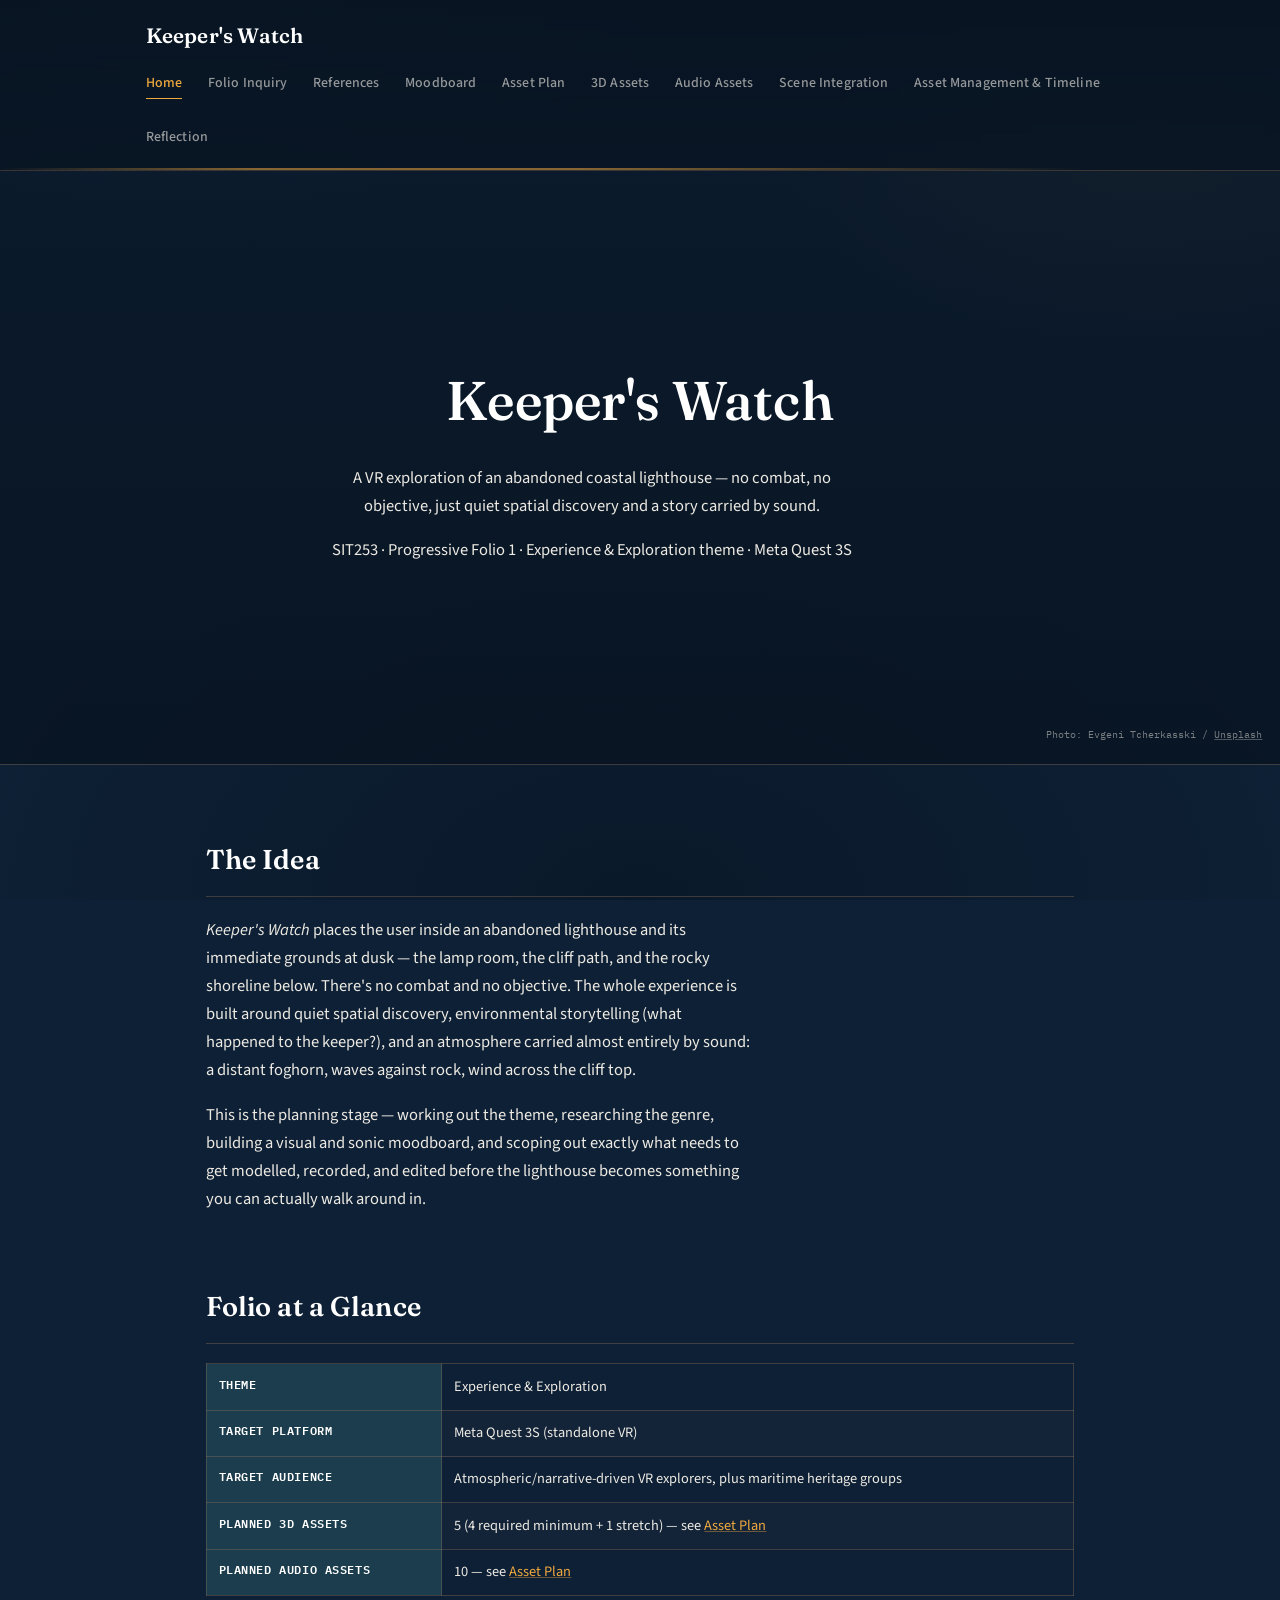
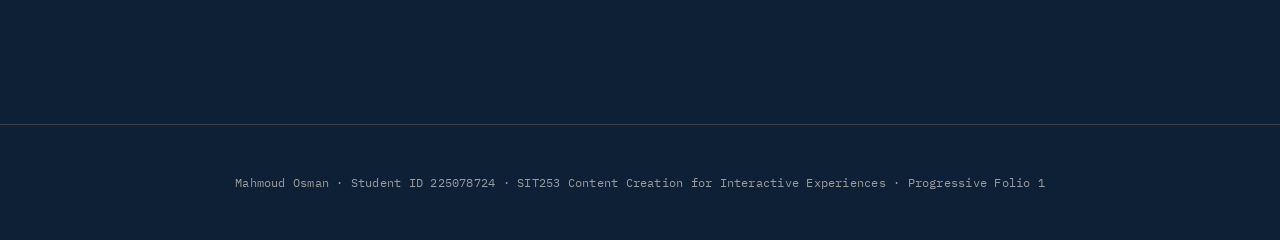
<file: index.html>
<!DOCTYPE html>
<html lang="en">
<head>
<meta charset="UTF-8">
<meta name="viewport" content="width=device-width, initial-scale=1.0">
<title>Keeper's Watch — SIT253 Digital Portfolio</title>
<link rel="preconnect" href="https://fonts.googleapis.com">
<link href="https://fonts.googleapis.com/css2?family=Fraunces:opsz,wght@9..144,460;9..144,560;9..144,650&family=Source+Sans+3:wght@400;500;600&family=IBM+Plex+Mono:wght@400;500;600&display=swap" rel="stylesheet">
<link rel="stylesheet" href="style.css?v=20260915">
</head>
<body>
<header class="site-header">
  <nav class="site-nav">
    <a class="brand" href="index.html">Keeper's Watch</a>
    <ul>
      <li><a class="current" href="index.html">Home</a></li>
      <li><a href="inquiry.html">Folio Inquiry</a></li>
      <li><a href="references.html">References</a></li>
      <li><a href="moodboard.html">Moodboard</a></li>
      <li><a href="asset-plan.html">Asset Plan</a></li>
      <li><a href="assets.html">3D Assets</a></li>
      <li><a href="audio.html">Audio Assets</a></li>
      <li><a href="scene-integration.html">Scene Integration</a></li>
      <li><a href="timeline.html">Asset Management &amp; Timeline</a></li>
      <li><a href="reflection.html">Reflection</a></li>
    </ul>
  </nav>
  <div class="beam-rule"></div>
</header>

<section class="photo-hero home" style="background-image:url('https://images.unsplash.com/photo-1745739561702-c1877b069b7e?w=2200&q=80&fm=jpg&fit=crop');">
  <div class="sweep" aria-hidden="true"></div>
  <div class="inner">
    <h1>Keeper's Watch</h1>
    <p class="tagline">A VR exploration of an abandoned coastal lighthouse — no combat, no objective, just quiet spatial discovery and a story carried by sound.</p>
    <p class="meta">SIT253 · Progressive Folio 1 · Experience &amp; Exploration theme · Meta Quest 3S</p>
  </div>
  <p class="photo-credit">Photo: Evgeni Tcherkasski / <a href="https://unsplash.com/photos/lighthouse-stands-on-the-rocky-coast-in-the-fog-PVfNElcdTYY" target="_blank" rel="noopener">Unsplash</a></p>
</section>

<main class="wrap">
  <h2>The Idea</h2>
  <p><em>Keeper's Watch</em> places the user inside an abandoned lighthouse and its immediate grounds at dusk — the lamp room, the cliff path, and the rocky shoreline below. There's no combat and no objective. The whole experience is built around quiet spatial discovery, environmental storytelling (what happened to the keeper?), and an atmosphere carried almost entirely by sound: a distant foghorn, waves against rock, wind across the cliff top.</p>

  <p>This is the planning stage — working out the theme, researching the genre, building a visual and sonic moodboard, and scoping out exactly what needs to get modelled, recorded, and edited before the lighthouse becomes something you can actually walk around in.</p>


  <h2>Folio at a Glance</h2>
  <table>
    <tr><th>Theme</th><td>Experience &amp; Exploration</td></tr>
    <tr><th>Target platform</th><td>Meta Quest 3S (standalone VR)</td></tr>
    <tr><th>Target audience</th><td>Atmospheric/narrative-driven VR explorers, plus maritime heritage groups</td></tr>
    <tr><th>Planned 3D assets</th><td>5 (4 required minimum + 1 stretch) — see <a href="asset-plan.html">Asset Plan</a></td></tr>
    <tr><th>Planned audio assets</th><td>10 — see <a href="asset-plan.html">Asset Plan</a></td></tr>
  </table>
</main>

<footer class="site-footer">
  Mahmoud Osman · Student ID 225078724 · SIT253 Content Creation for Interactive Experiences · Progressive Folio 1
</footer>
</body>
</html>
</file>
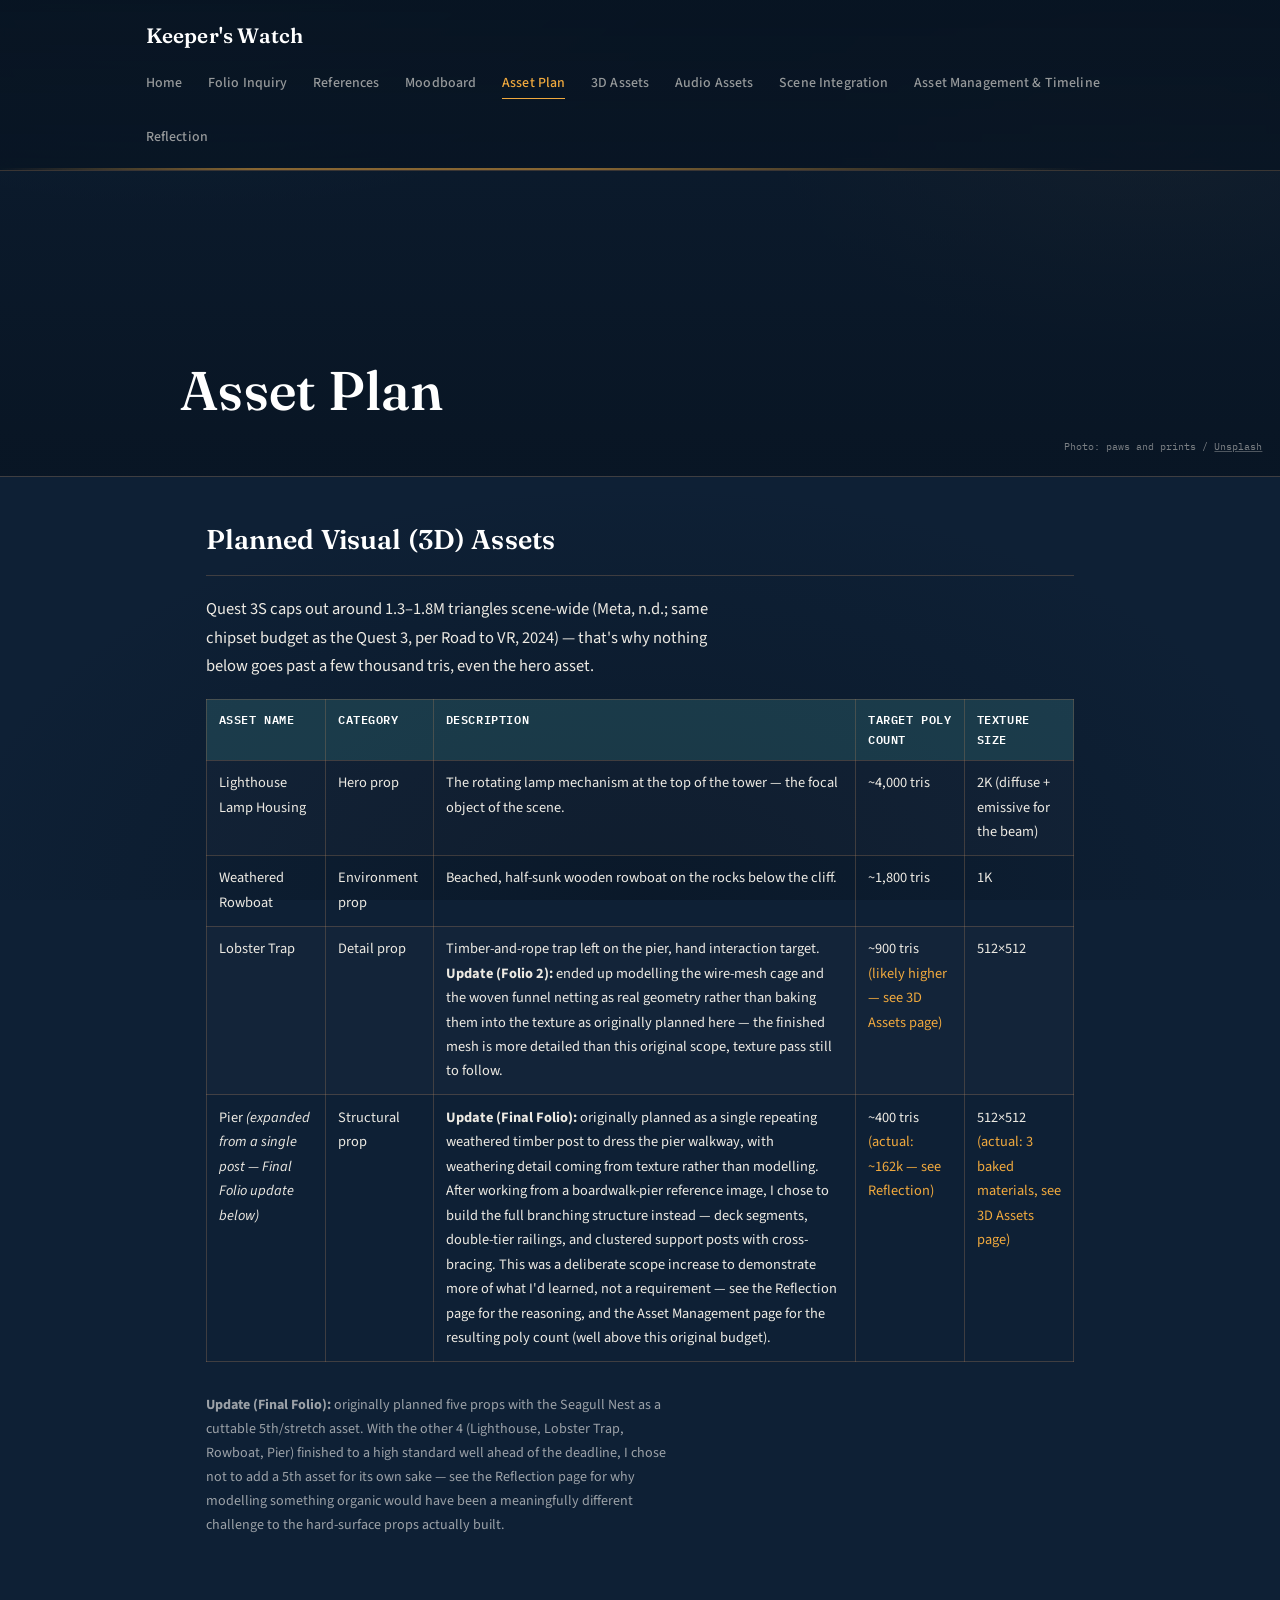
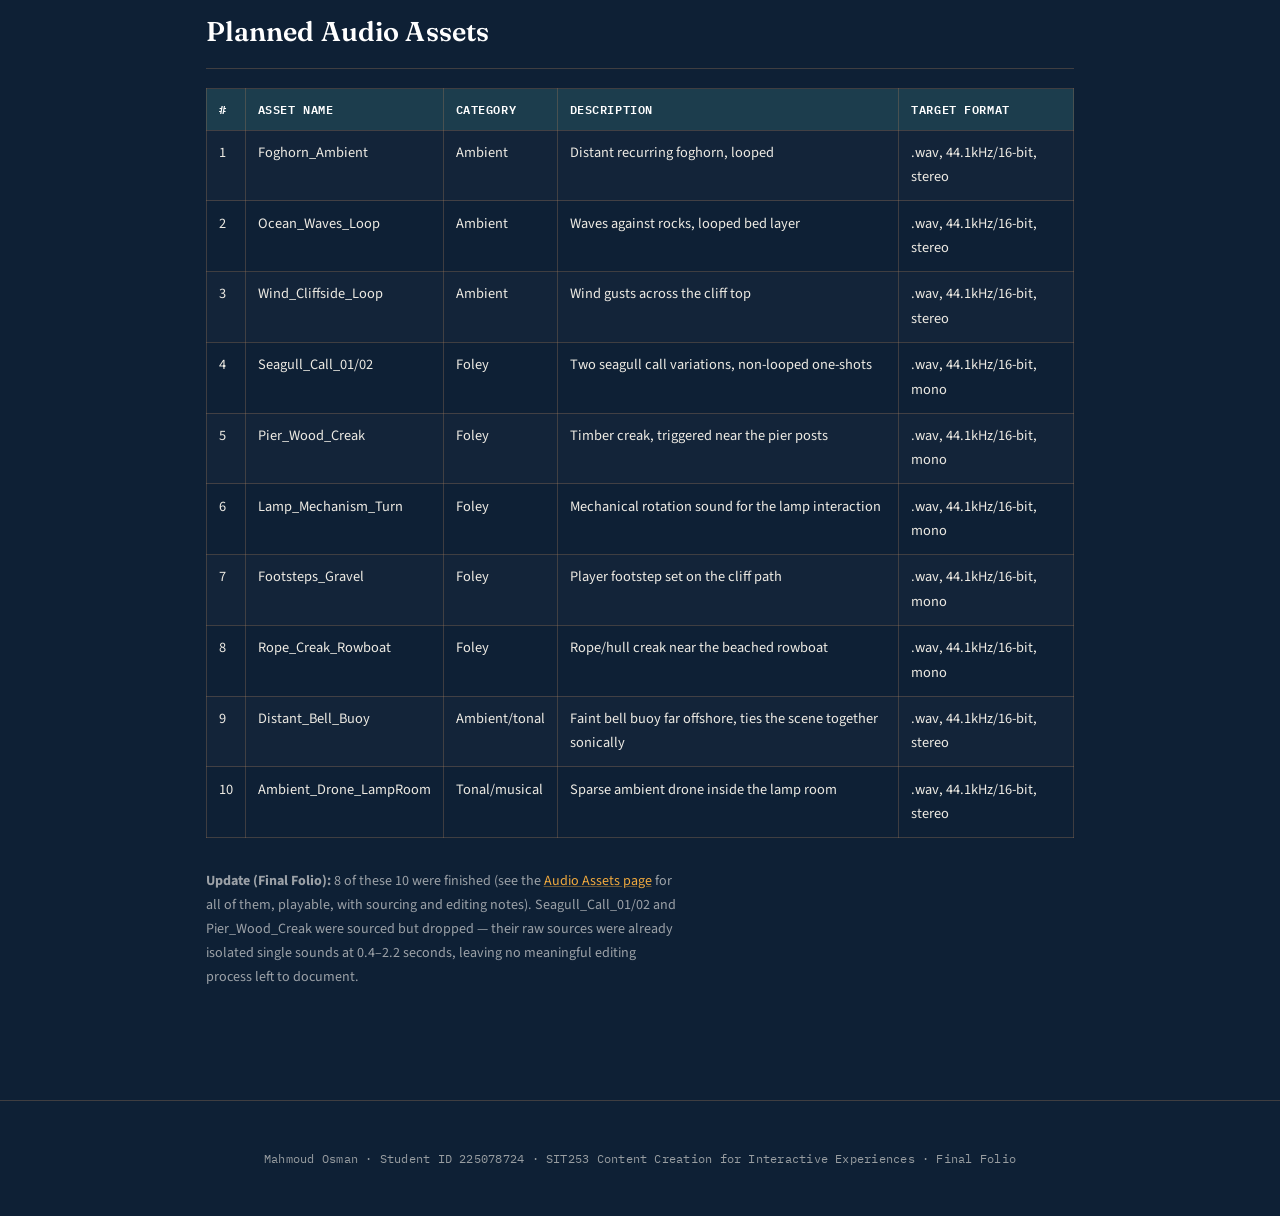
<file: asset-plan.html>
<!DOCTYPE html>
<html lang="en">
<head>
<meta charset="UTF-8">
<meta name="viewport" content="width=device-width, initial-scale=1.0">
<title>Asset Plan — Keeper's Watch</title>
<link rel="preconnect" href="https://fonts.googleapis.com">
<link href="https://fonts.googleapis.com/css2?family=Fraunces:opsz,wght@9..144,460;9..144,560;9..144,650&family=Source+Sans+3:wght@400;500;600&family=IBM+Plex+Mono:wght@400;500;600&display=swap" rel="stylesheet">
<link rel="stylesheet" href="style.css?v=20260915">
</head>
<body>
<header class="site-header">
  <nav class="site-nav">
    <a class="brand" href="index.html">Keeper's Watch</a>
    <ul>
      <li><a href="index.html">Home</a></li>
      <li><a href="inquiry.html">Folio Inquiry</a></li>
      <li><a href="references.html">References</a></li>
      <li><a href="moodboard.html">Moodboard</a></li>
      <li><a class="current" href="asset-plan.html">Asset Plan</a></li>
      <li><a href="assets.html">3D Assets</a></li>
      <li><a href="audio.html">Audio Assets</a></li>
      <li><a href="scene-integration.html">Scene Integration</a></li>
      <li><a href="timeline.html">Asset Management &amp; Timeline</a></li>
      <li><a href="reflection.html">Reflection</a></li>
    </ul>
  </nav>
  <div class="beam-rule"></div>
</header>

<section class="photo-hero page" style="background-image:url('https://images.unsplash.com/photo-1767730794811-cdeb9c786f22?w=2200&q=80&fm=jpg&fit=crop');">
  <div class="inner"><h1>Asset Plan</h1></div>
  <p class="photo-credit">Photo: paws and prints / <a href="https://unsplash.com/photos/waves-crashing-against-weathered-posts-on-a-beach-9SLoQWoGScs" target="_blank" rel="noopener">Unsplash</a></p>
</section>

<main class="wrap">
  <h2 style="margin-top:2.4rem;">Planned Visual (3D) Assets</h2>
  <p>Quest 3S caps out around 1.3–1.8M triangles scene-wide (Meta, n.d.; same chipset budget as the Quest 3, per Road to VR, 2024) — that's why nothing below goes past a few thousand tris, even the hero asset.</p>
  <table>
    <tr><th>Asset name</th><th>Category</th><th>Description</th><th>Target poly count</th><th>Texture size</th></tr>
    <tr>
      <td>Lighthouse Lamp Housing</td><td>Hero prop</td>
      <td>The rotating lamp mechanism at the top of the tower — the focal object of the scene.</td>
      <td>~4,000 tris</td><td>2K (diffuse + emissive for the beam)</td>
    </tr>
    <tr>
      <td>Weathered Rowboat</td><td>Environment prop</td>
      <td>Beached, half-sunk wooden rowboat on the rocks below the cliff.</td>
      <td>~1,800 tris</td><td>1K</td>
    </tr>
    <tr>
      <td>Lobster Trap</td><td>Detail prop</td>
      <td>Timber-and-rope trap left on the pier, hand interaction target. <strong>Update (Folio 2):</strong> ended up modelling the wire-mesh cage and the woven funnel netting as real geometry rather than baking them into the texture as originally planned here — the finished mesh is more detailed than this original scope, texture pass still to follow.</td>
      <td>~900 tris <span style="color:var(--amber)">(likely higher — see 3D Assets page)</span></td><td>512×512</td>
    </tr>
    <tr>
      <td>Pier <em>(expanded from a single post — Final Folio update below)</em></td><td>Structural prop</td>
      <td><strong>Update (Final Folio):</strong> originally planned as a single repeating weathered timber post to dress the pier walkway, with weathering detail coming from texture rather than modelling. After working from a boardwalk-pier reference image, I chose to build the full branching structure instead — deck segments, double-tier railings, and clustered support posts with cross-bracing. This was a deliberate scope increase to demonstrate more of what I'd learned, not a requirement — see the Reflection page for the reasoning, and the Asset Management page for the resulting poly count (well above this original budget).</td>
      <td>~400 tris <span style="color:var(--amber)">(actual: ~162k — see Reflection)</span></td><td>512×512 <span style="color:var(--amber)">(actual: 3 baked materials, see 3D Assets page)</span></td>
    </tr>
  </table>
  <p style="font-size:0.88rem;color:rgba(217,217,217,0.7)"><strong>Update (Final Folio):</strong> originally planned five props with the Seagull Nest as a cuttable 5th/stretch asset. With the other 4 (Lighthouse, Lobster Trap, Rowboat, Pier) finished to a high standard well ahead of the deadline, I chose not to add a 5th asset for its own sake — see the Reflection page for why modelling something organic would have been a meaningfully different challenge to the hard-surface props actually built.</p>

  <h2>Planned Audio Assets</h2>
  <table>
    <tr><th>#</th><th>Asset name</th><th>Category</th><th>Description</th><th>Target format</th></tr>
    <tr><td>1</td><td>Foghorn_Ambient</td><td>Ambient</td><td>Distant recurring foghorn, looped</td><td>.wav, 44.1kHz/16-bit, stereo</td></tr>
    <tr><td>2</td><td>Ocean_Waves_Loop</td><td>Ambient</td><td>Waves against rocks, looped bed layer</td><td>.wav, 44.1kHz/16-bit, stereo</td></tr>
    <tr><td>3</td><td>Wind_Cliffside_Loop</td><td>Ambient</td><td>Wind gusts across the cliff top</td><td>.wav, 44.1kHz/16-bit, stereo</td></tr>
    <tr><td>4</td><td>Seagull_Call_01/02</td><td>Foley</td><td>Two seagull call variations, non-looped one-shots</td><td>.wav, 44.1kHz/16-bit, mono</td></tr>
    <tr><td>5</td><td>Pier_Wood_Creak</td><td>Foley</td><td>Timber creak, triggered near the pier posts</td><td>.wav, 44.1kHz/16-bit, mono</td></tr>
    <tr><td>6</td><td>Lamp_Mechanism_Turn</td><td>Foley</td><td>Mechanical rotation sound for the lamp interaction</td><td>.wav, 44.1kHz/16-bit, mono</td></tr>
    <tr><td>7</td><td>Footsteps_Gravel</td><td>Foley</td><td>Player footstep set on the cliff path</td><td>.wav, 44.1kHz/16-bit, mono</td></tr>
    <tr><td>8</td><td>Rope_Creak_Rowboat</td><td>Foley</td><td>Rope/hull creak near the beached rowboat</td><td>.wav, 44.1kHz/16-bit, mono</td></tr>
    <tr><td>9</td><td>Distant_Bell_Buoy</td><td>Ambient/tonal</td><td>Faint bell buoy far offshore, ties the scene together sonically</td><td>.wav, 44.1kHz/16-bit, stereo</td></tr>
    <tr><td>10</td><td>Ambient_Drone_LampRoom</td><td>Tonal/musical</td><td>Sparse ambient drone inside the lamp room</td><td>.wav, 44.1kHz/16-bit, stereo</td></tr>
  </table>
  <p style="font-size:0.88rem;color:rgba(217,217,217,0.7)"><strong>Update (Final Folio):</strong> 8 of these 10 were finished (see the <a href="audio.html">Audio Assets page</a> for all of them, playable, with sourcing and editing notes). Seagull_Call_01/02 and Pier_Wood_Creak were sourced but dropped — their raw sources were already isolated single sounds at 0.4–2.2 seconds, leaving no meaningful editing process left to document.</p>
</main>

<footer class="site-footer">
  Mahmoud Osman · Student ID 225078724 · SIT253 Content Creation for Interactive Experiences · Final Folio
</footer>
</body>
</html>
</file>
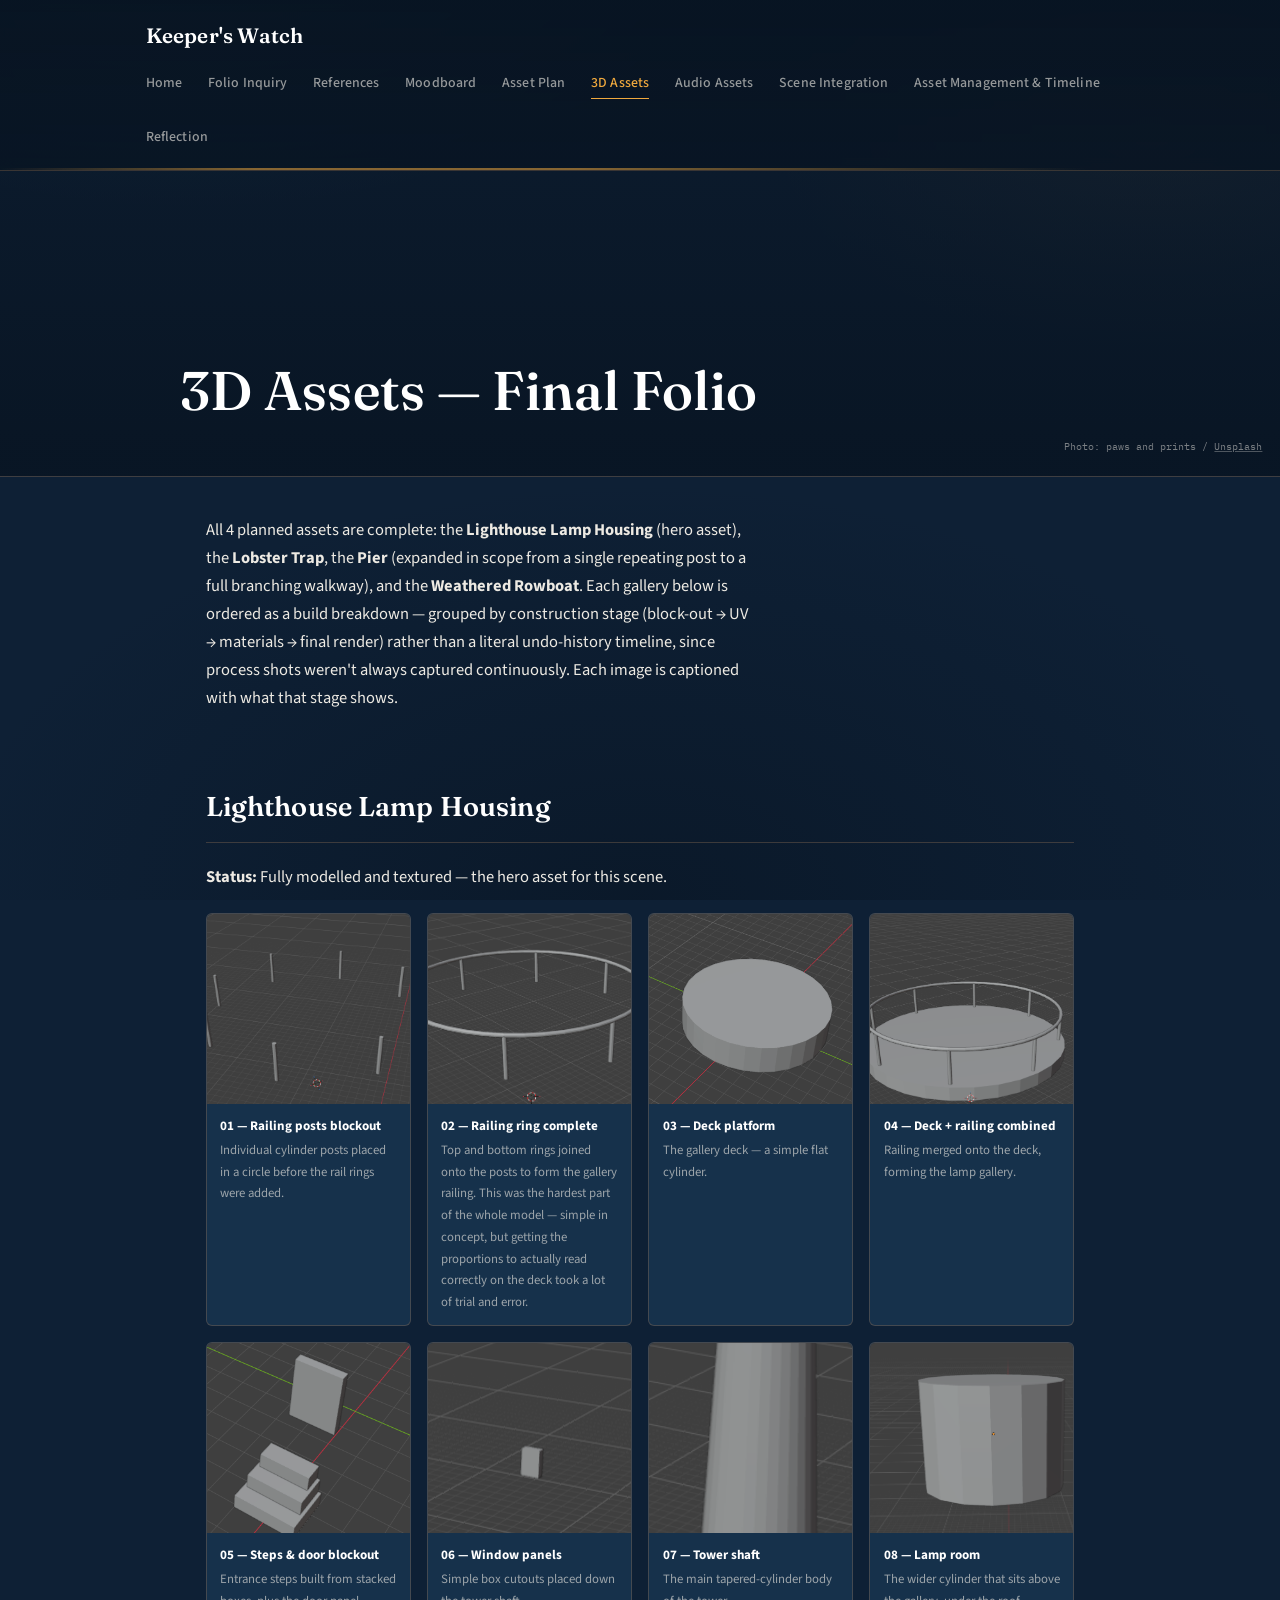
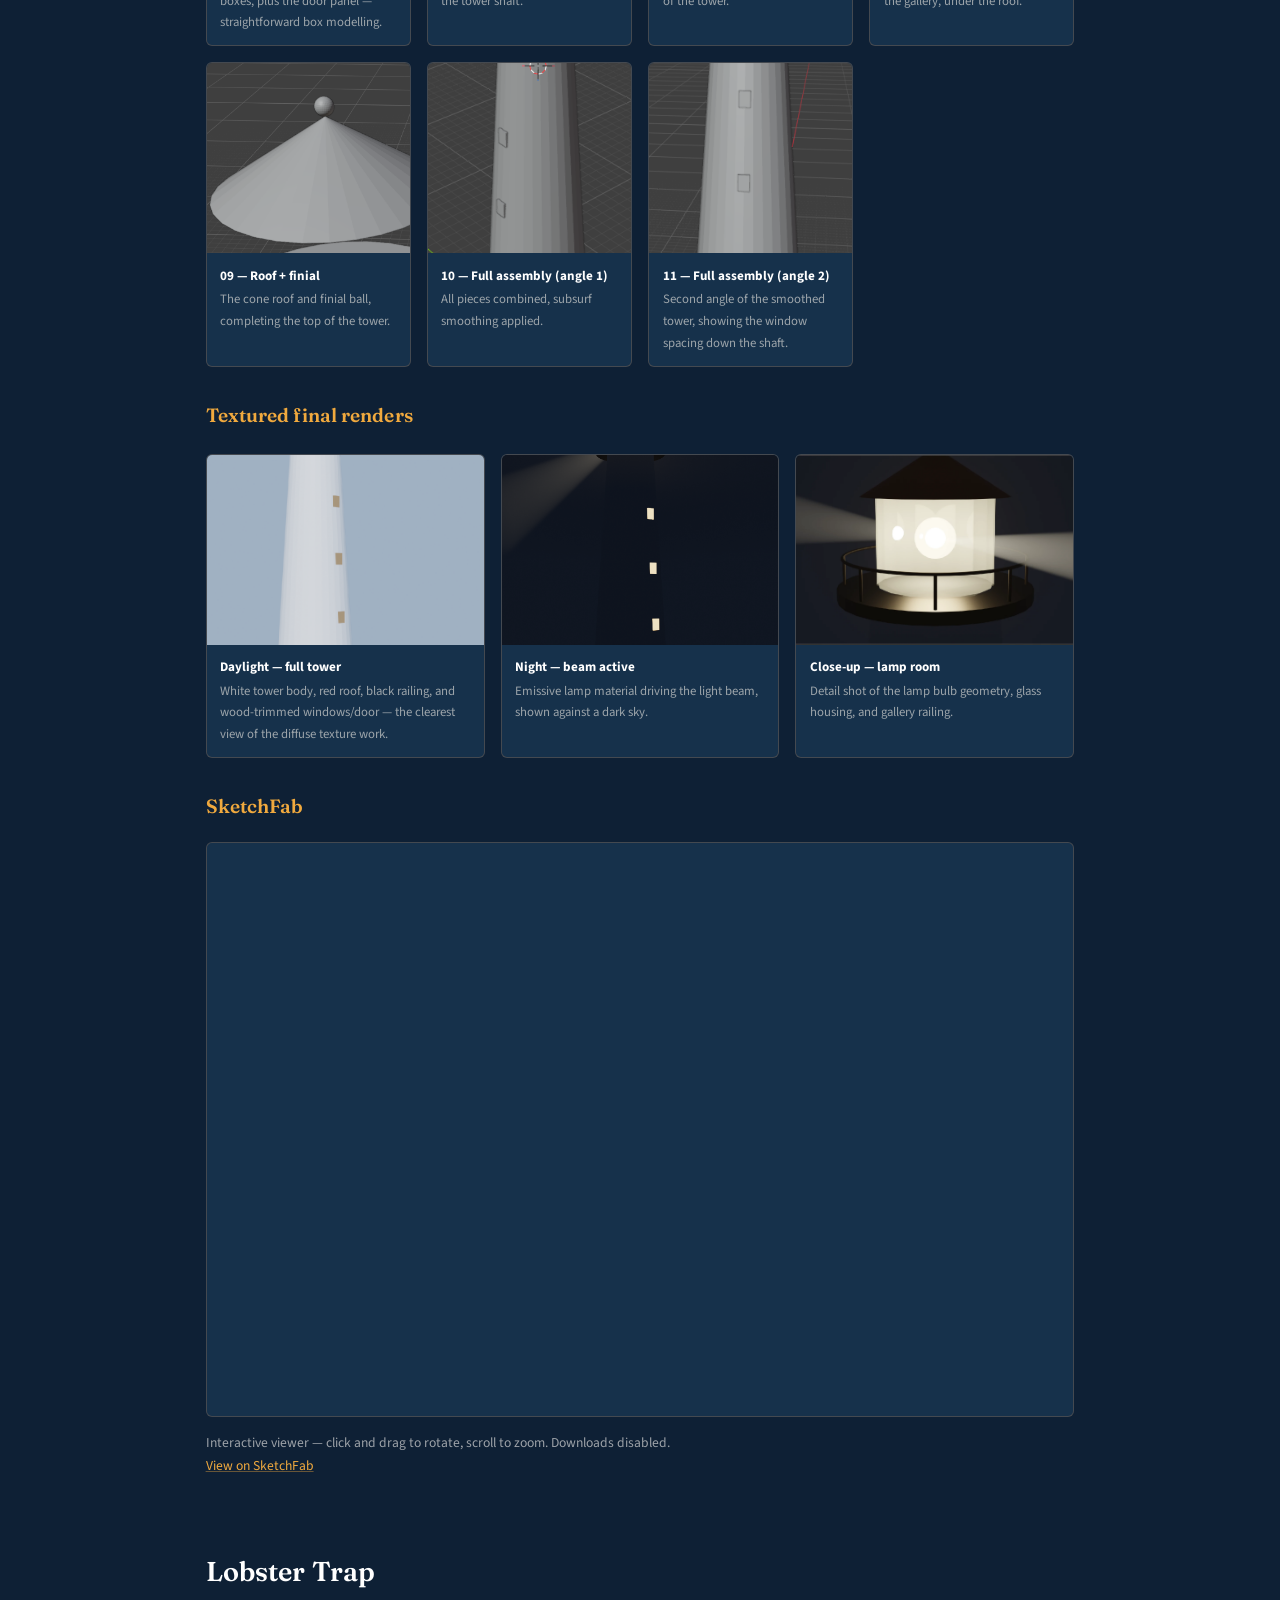
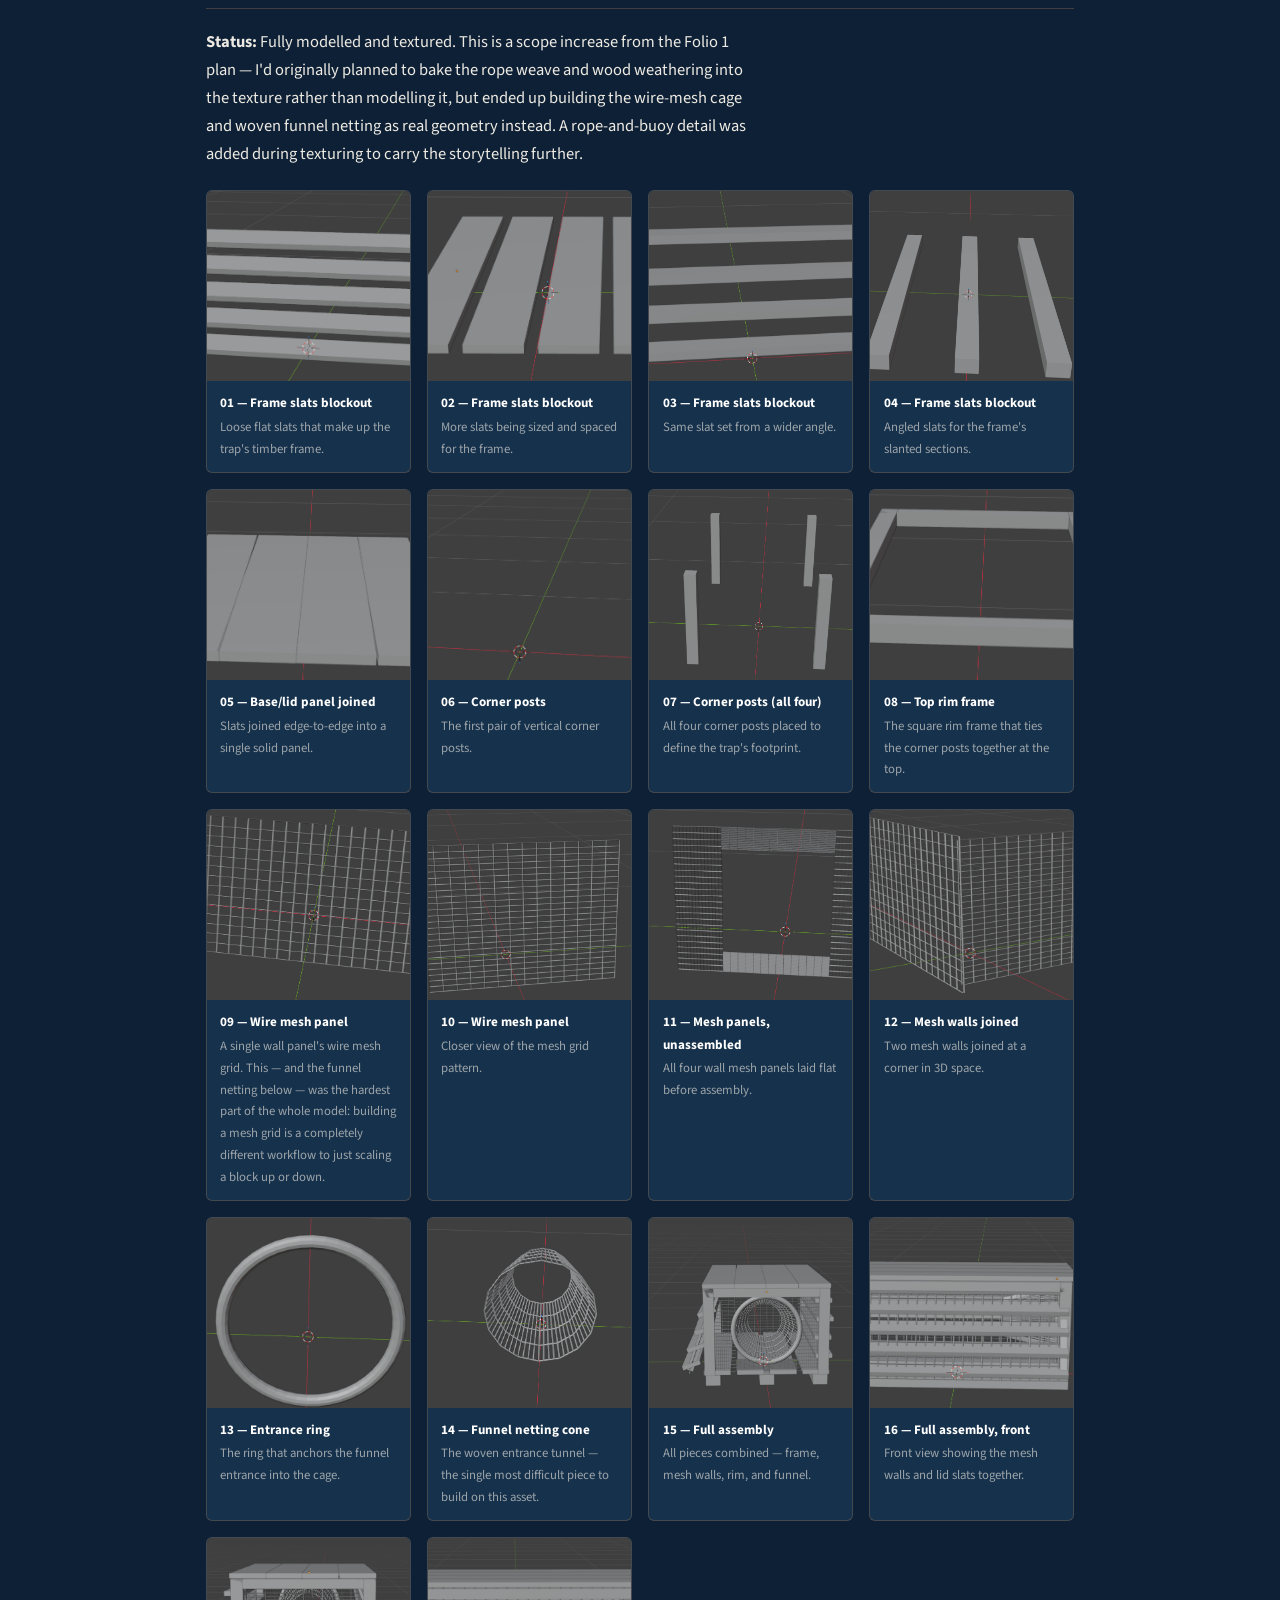
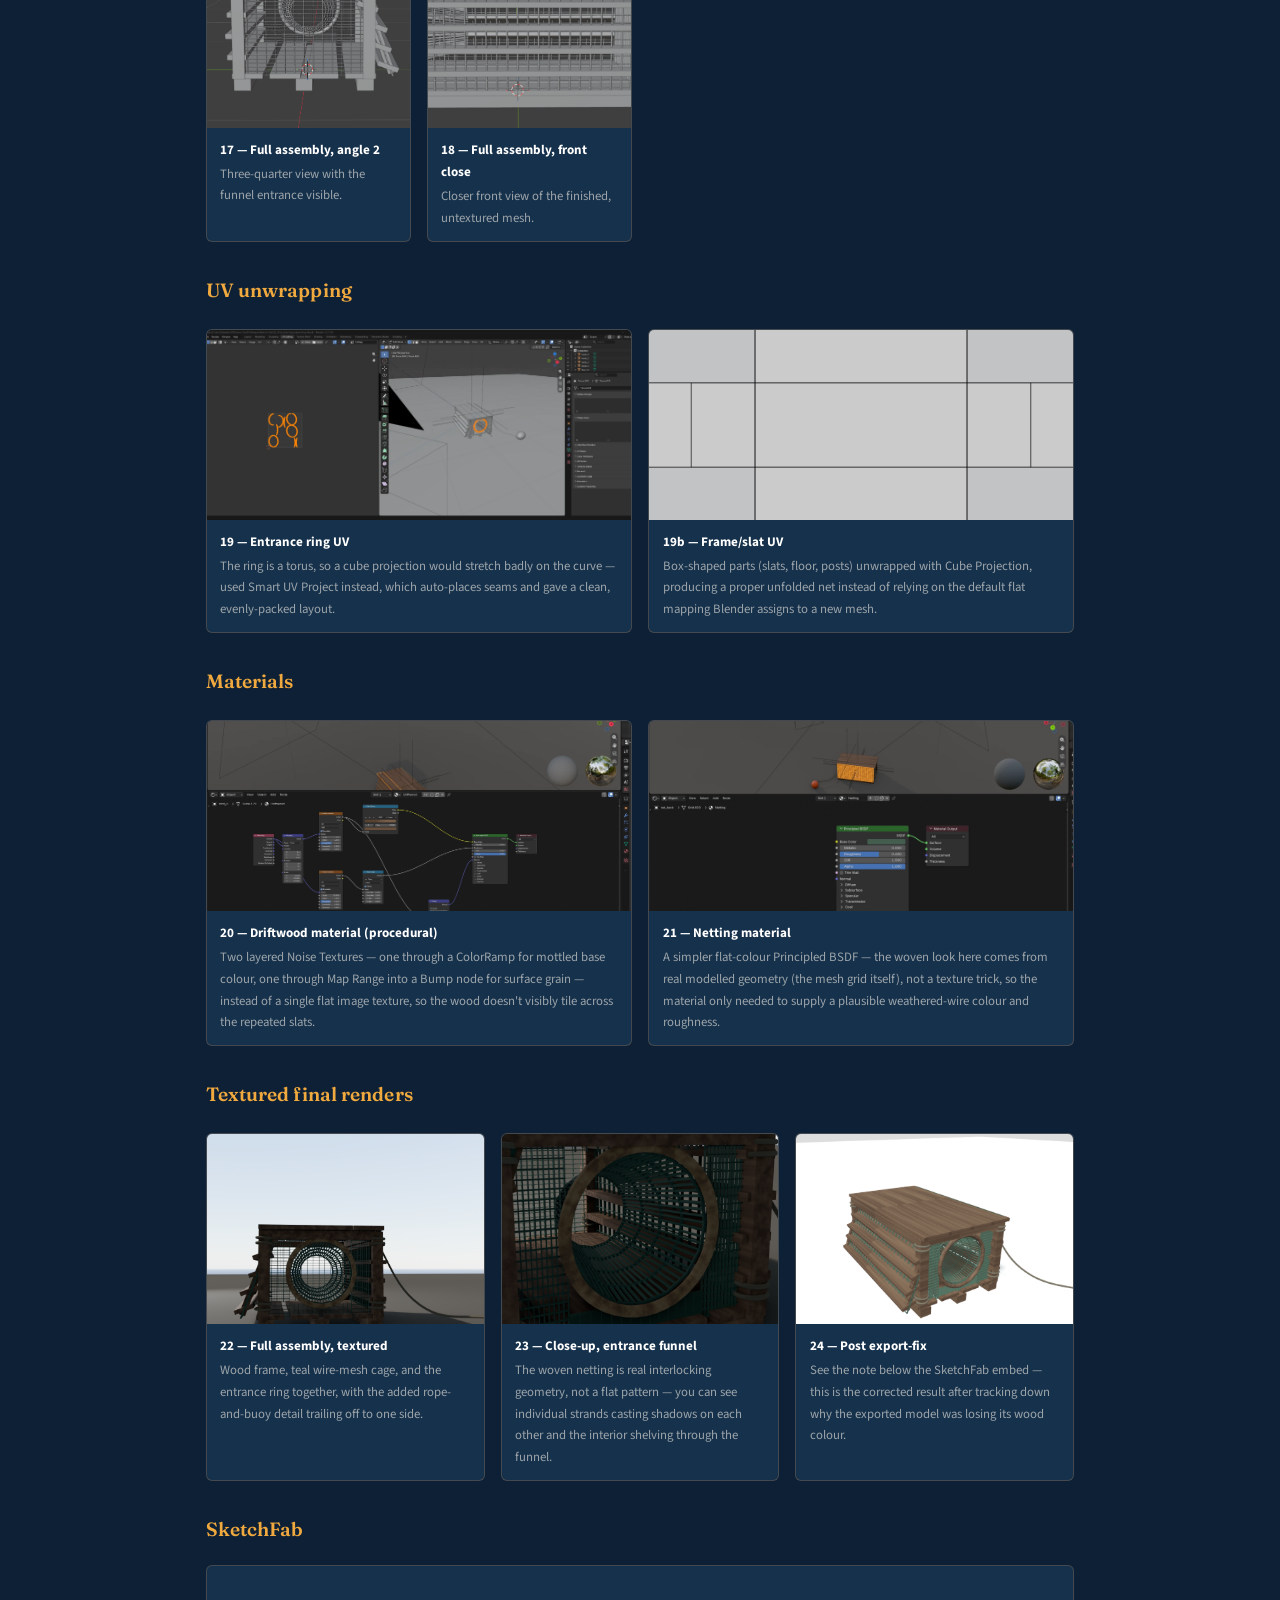
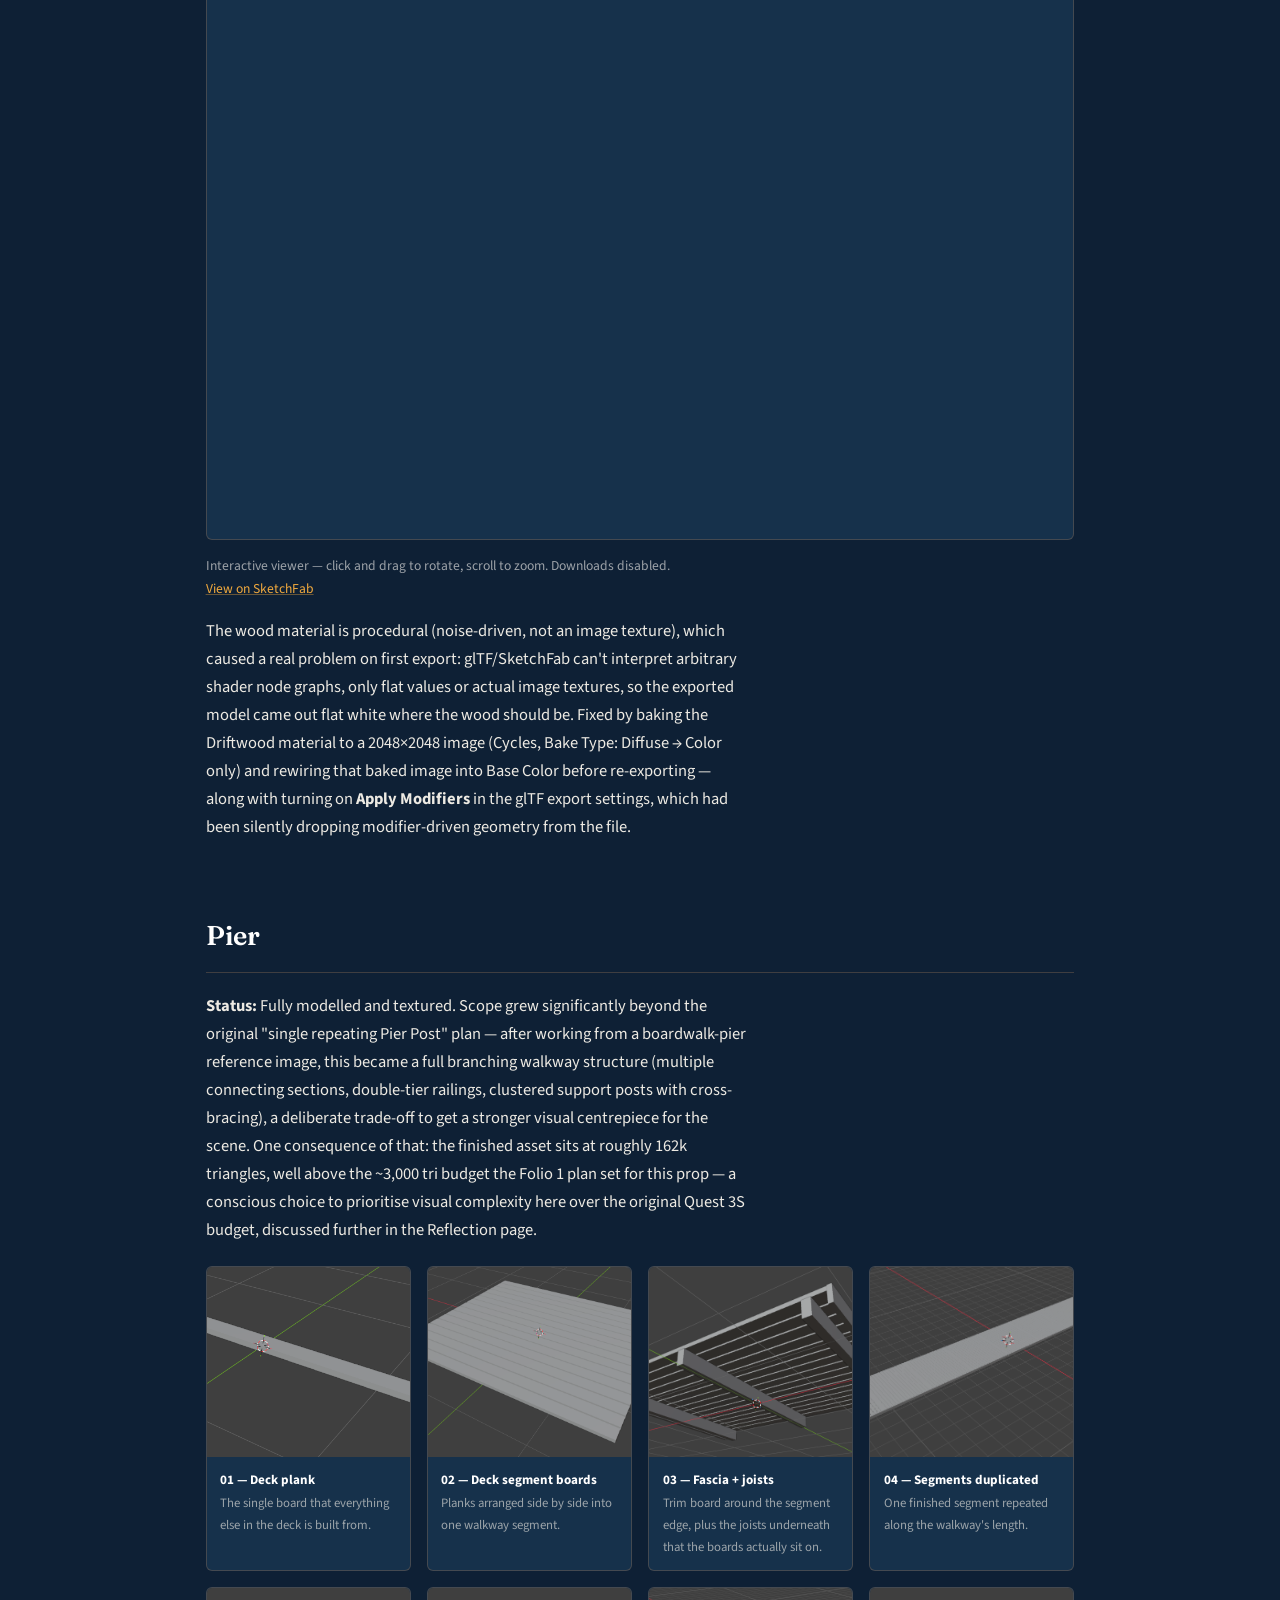
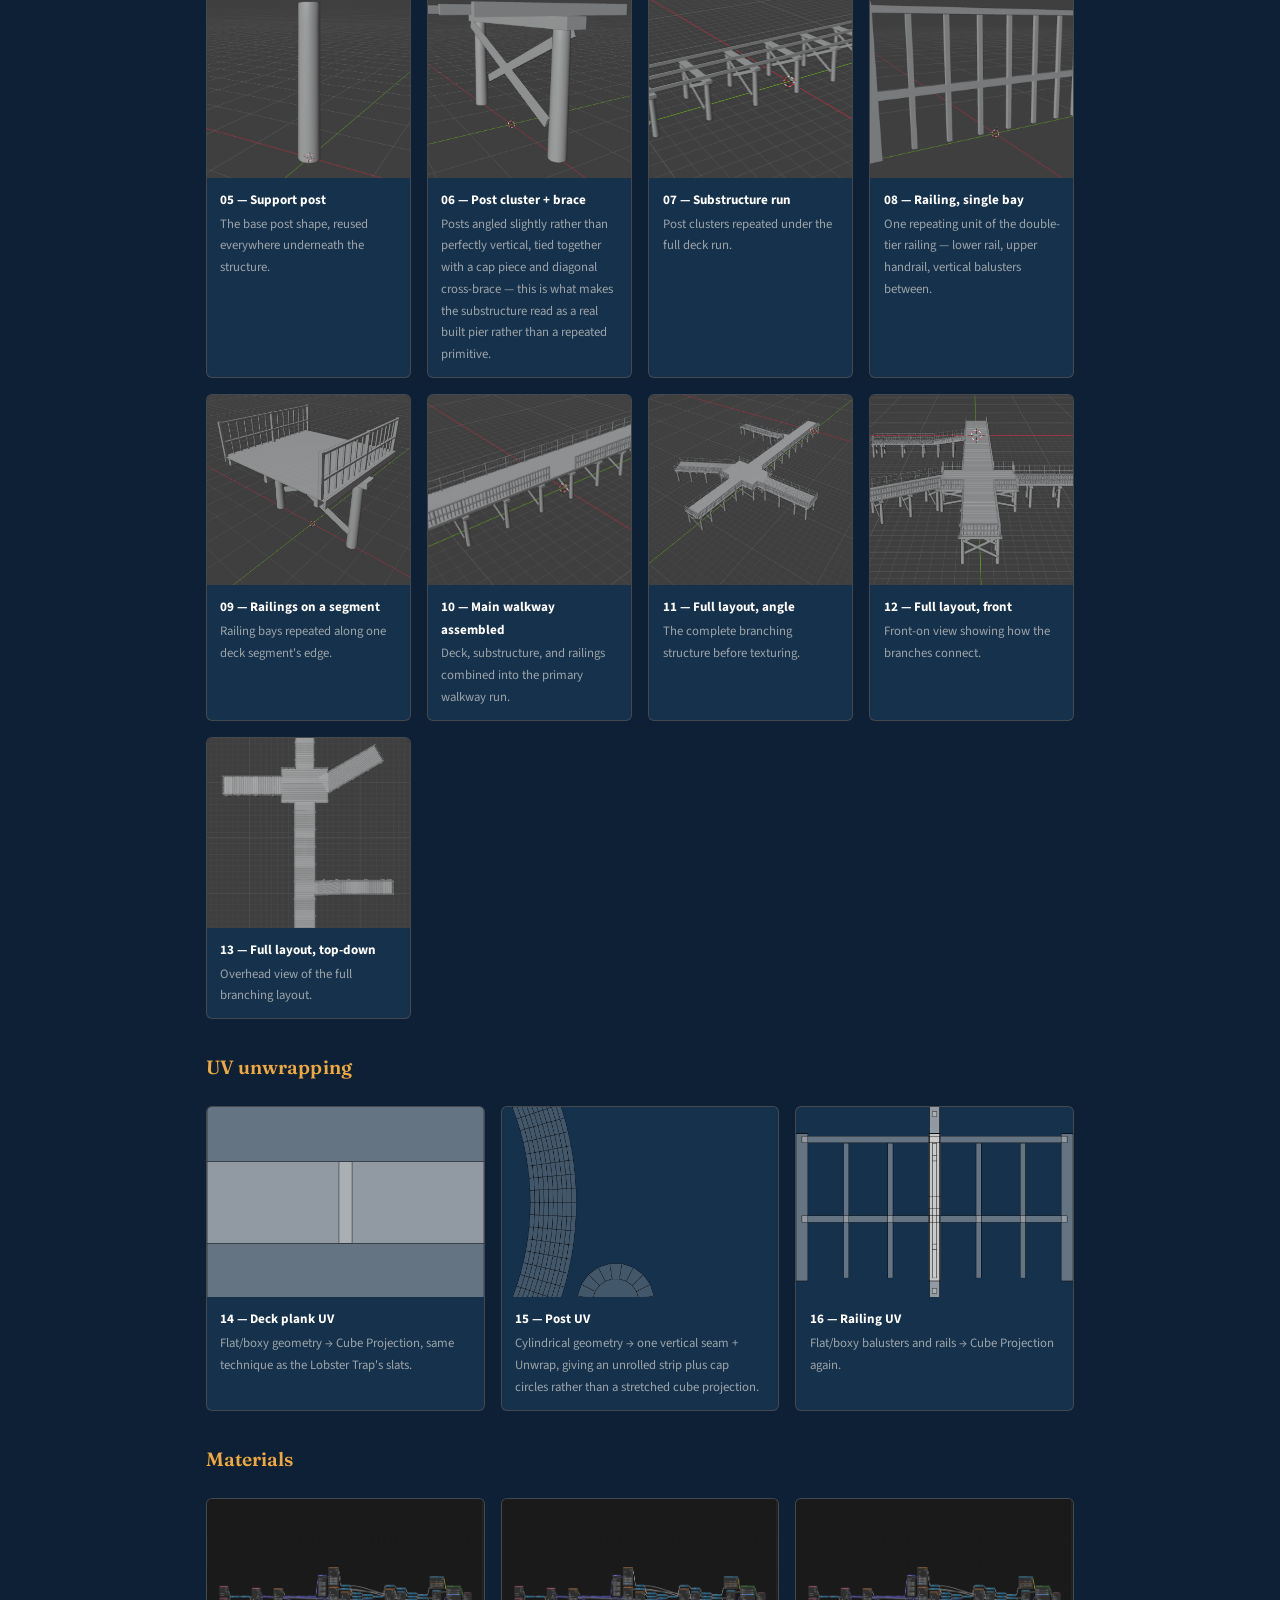
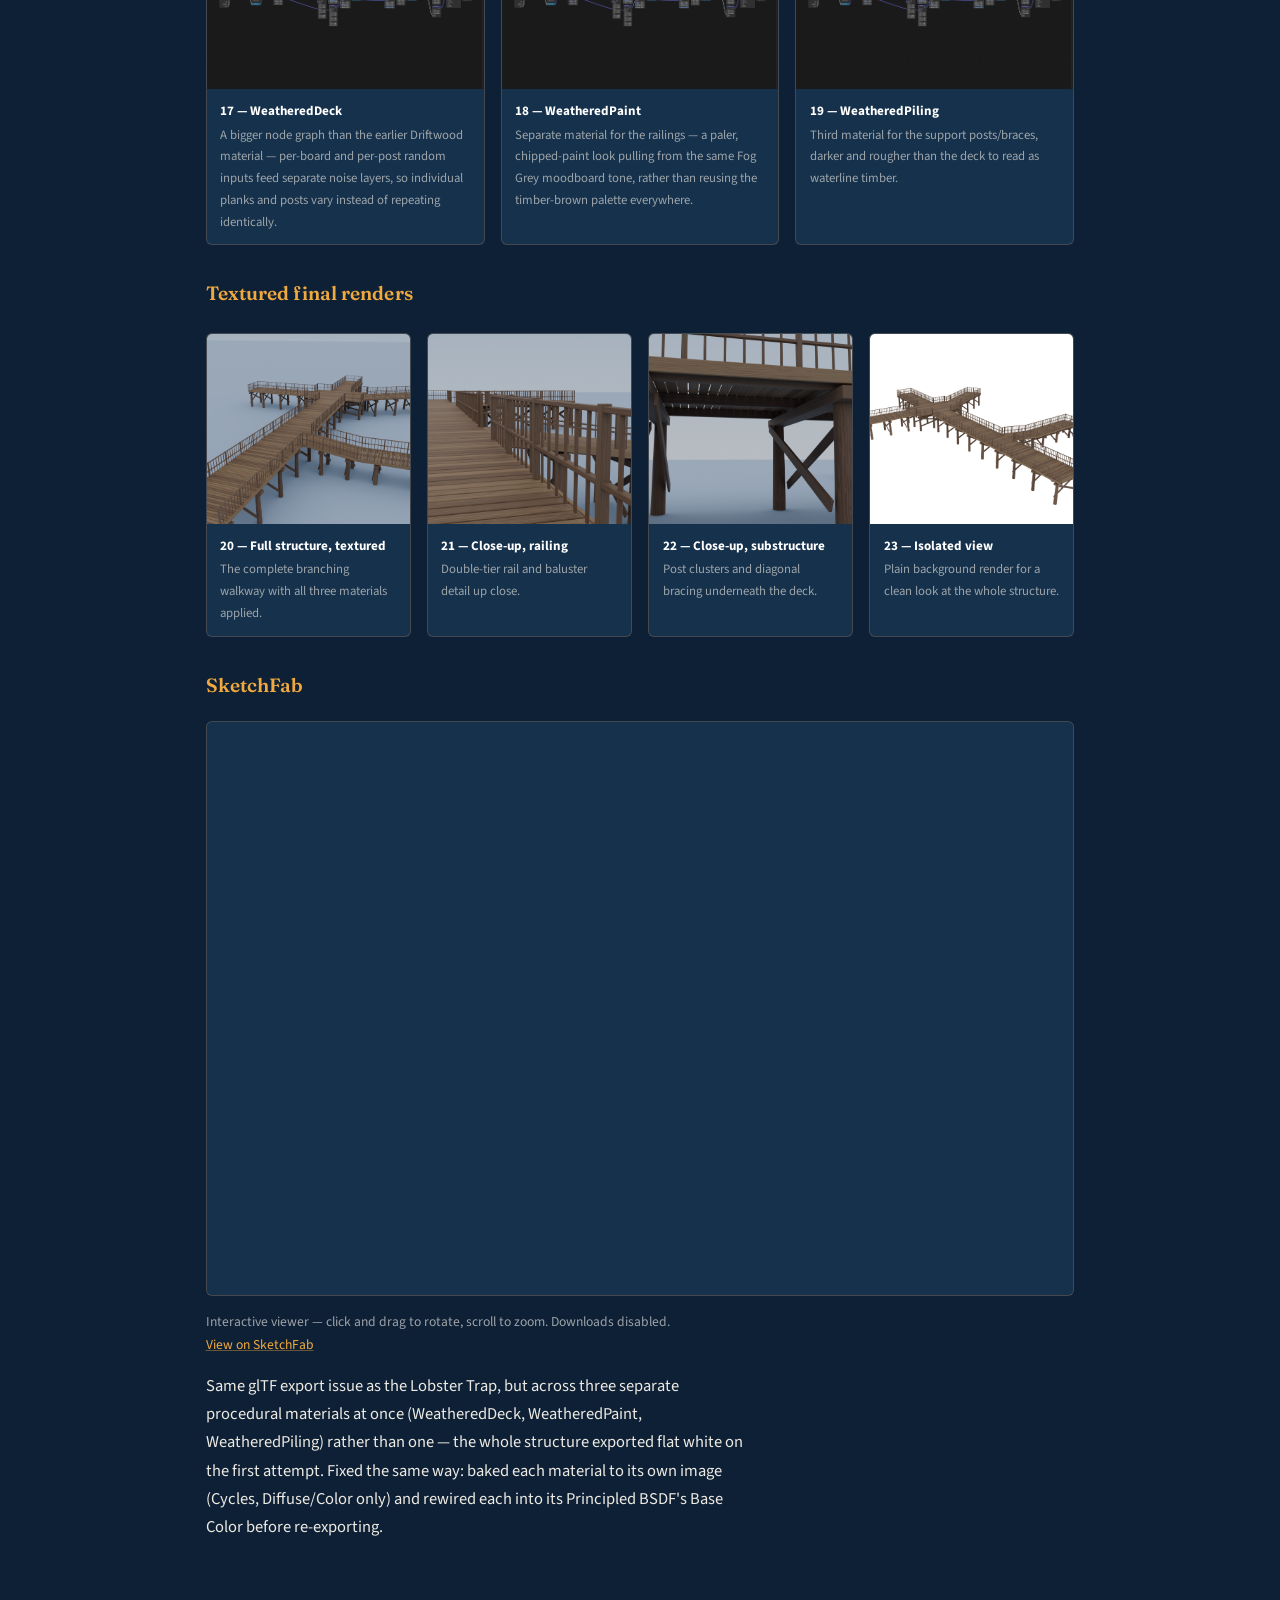
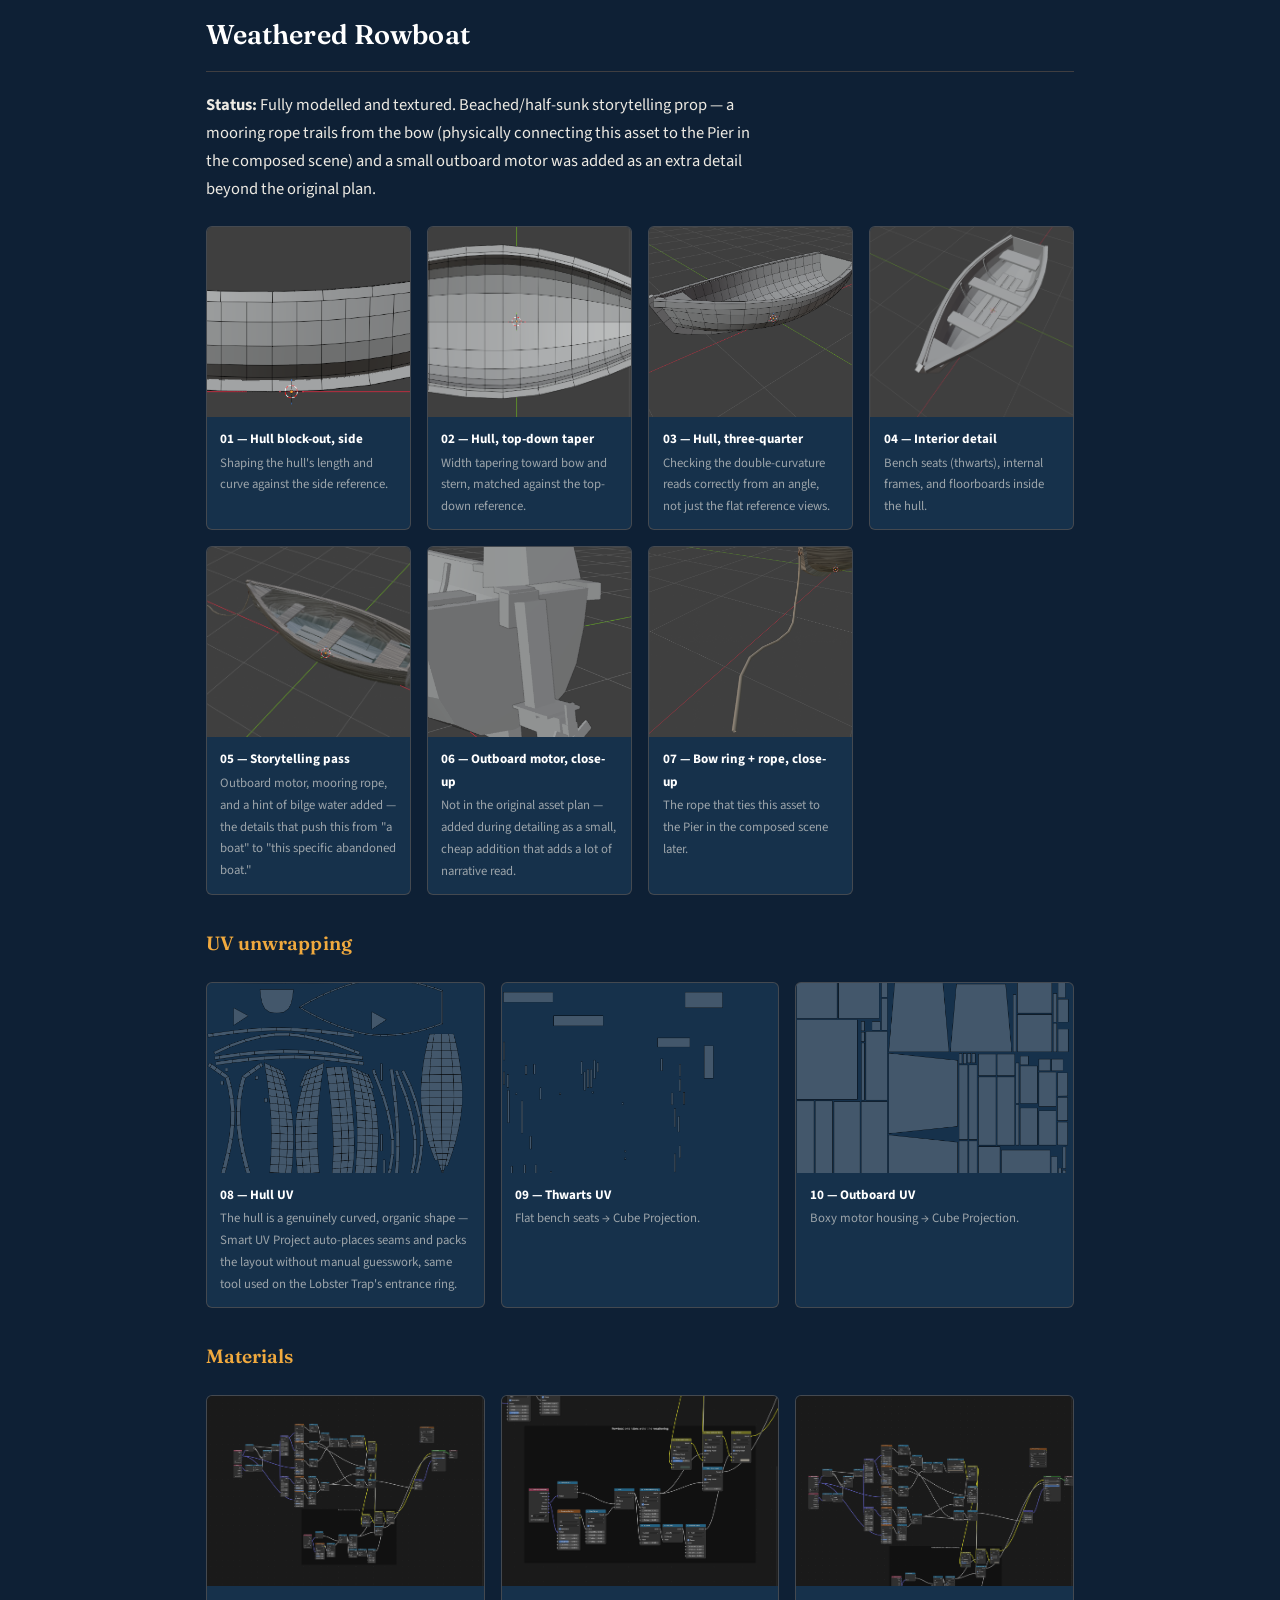
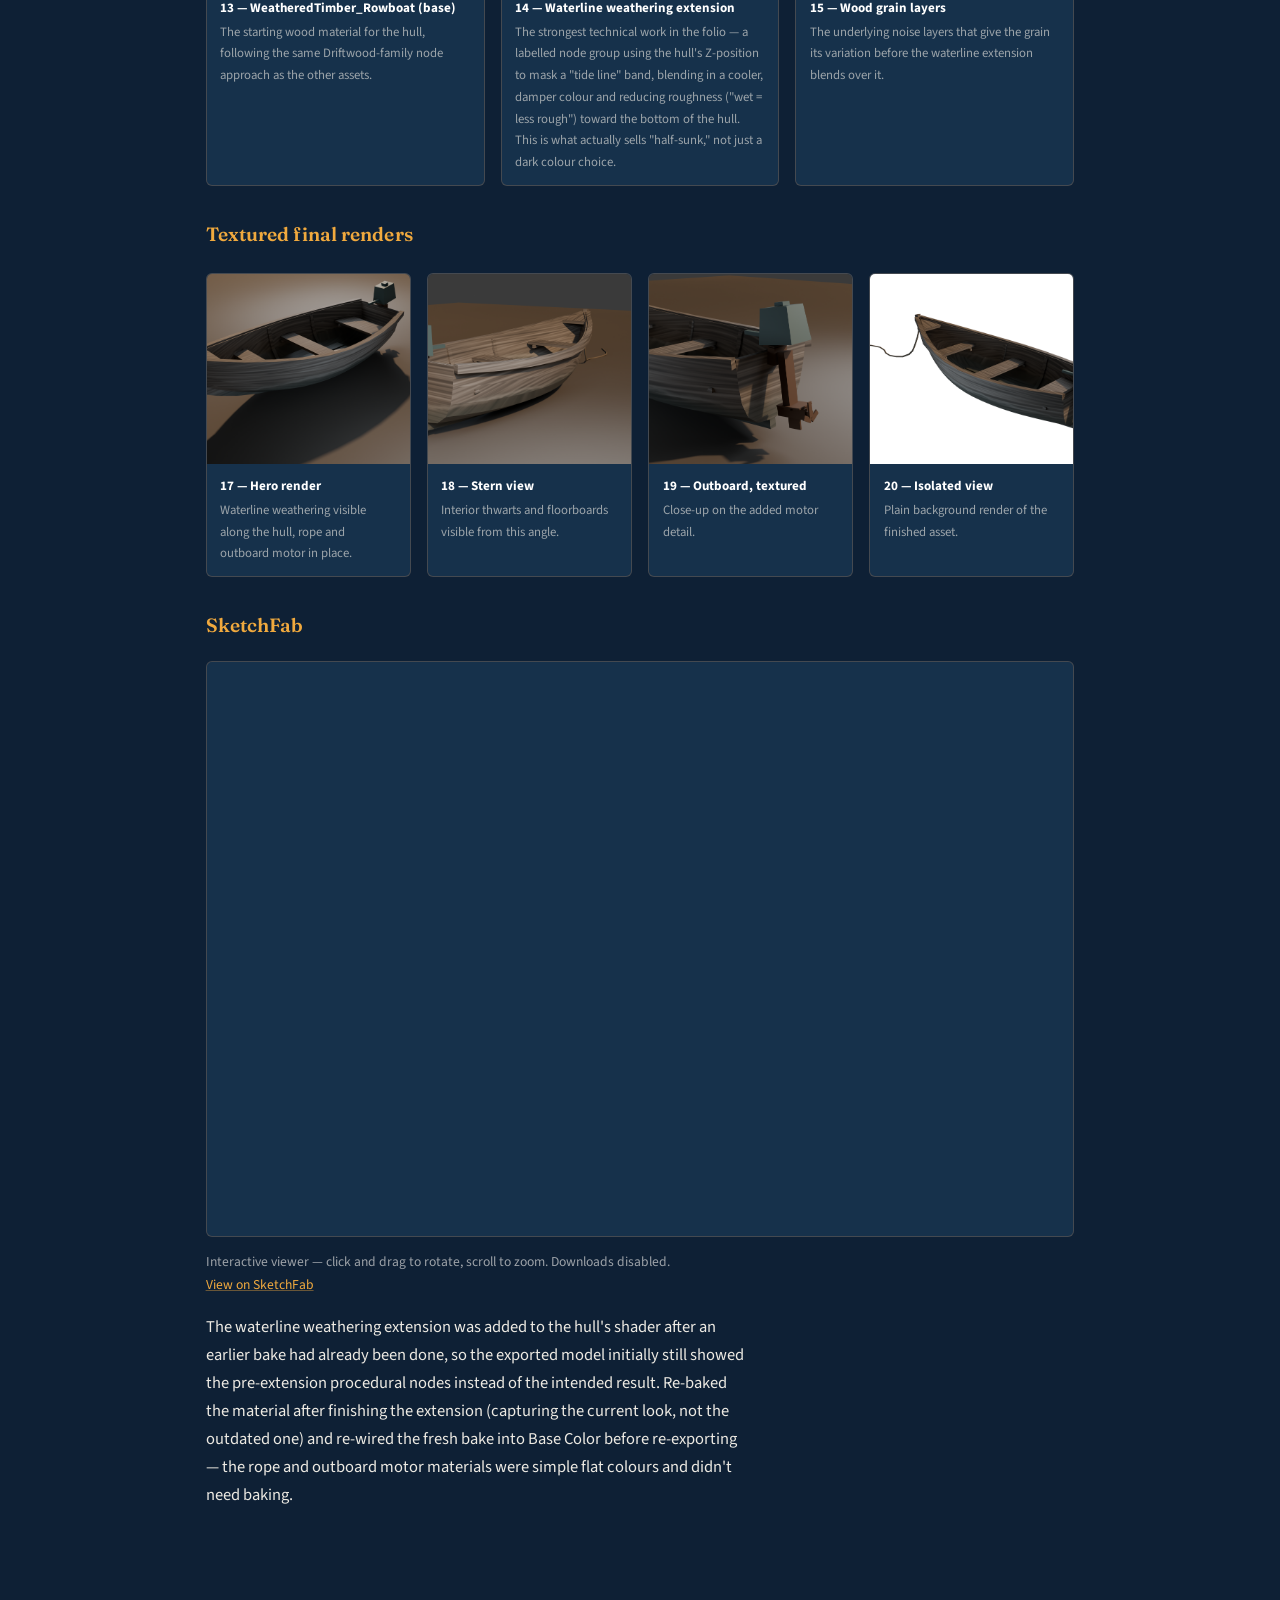
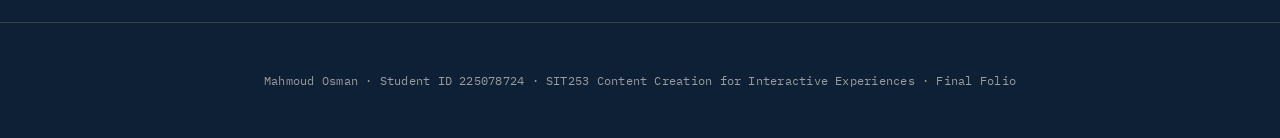
<file: assets.html>
<!DOCTYPE html>
<html lang="en">
<head>
<meta charset="UTF-8">
<meta name="viewport" content="width=device-width, initial-scale=1.0">
<title>3D Assets — Keeper's Watch (Final Folio)</title>
<link rel="preconnect" href="https://fonts.googleapis.com">
<link href="https://fonts.googleapis.com/css2?family=Fraunces:opsz,wght@9..144,460;9..144,560;9..144,650&family=Source+Sans+3:wght@400;500;600&family=IBM+Plex+Mono:wght@400;500;600&display=swap" rel="stylesheet">
<link rel="stylesheet" href="style.css?v=20260915">
</head>
<body>
<header class="site-header">
  <nav class="site-nav">
    <a class="brand" href="index.html">Keeper's Watch</a>
    <ul>
      <li><a href="index.html">Home</a></li>
      <li><a href="inquiry.html">Folio Inquiry</a></li>
      <li><a href="references.html">References</a></li>
      <li><a href="moodboard.html">Moodboard</a></li>
      <li><a href="asset-plan.html">Asset Plan</a></li>
      <li><a class="current" href="assets.html">3D Assets</a></li>
      <li><a href="audio.html">Audio Assets</a></li>
      <li><a href="scene-integration.html">Scene Integration</a></li>
      <li><a href="timeline.html">Asset Management &amp; Timeline</a></li>
      <li><a href="reflection.html">Reflection</a></li>
    </ul>
  </nav>
  <div class="beam-rule"></div>
</header>

<section class="photo-hero page" style="background-image:url('https://images.unsplash.com/photo-1767730794811-cdeb9c786f22?w=2200&q=80&fm=jpg&fit=crop');">
  <div class="inner"><h1>3D Assets — Final Folio</h1></div>
  <p class="photo-credit">Photo: paws and prints / <a href="https://unsplash.com/photos/waves-crashing-against-weathered-posts-on-a-beach-9SLoQWoGScs" target="_blank" rel="noopener">Unsplash</a></p>
</section>

<main class="wrap">
  <p style="margin-top:2.4rem;">All 4 planned assets are complete: the <strong>Lighthouse Lamp Housing</strong> (hero asset), the <strong>Lobster Trap</strong>, the <strong>Pier</strong> (expanded in scope from a single repeating post to a full branching walkway), and the <strong>Weathered Rowboat</strong>. Each gallery below is ordered as a build breakdown — grouped by construction stage (block-out → UV → materials → final render) rather than a literal undo-history timeline, since process shots weren't always captured continuously. Each image is captioned with what that stage shows.</p>

  <h2 id="lighthouse">Lighthouse Lamp Housing</h2>
  <p><strong>Status:</strong> Fully modelled and textured — the hero asset for this scene.</p>

  <div class="moodboard-grid">
    <div class="moodboard-item">
      <img src="media/lighthouse/01_railing_posts_blockout.png" alt="Ring of bare cylinder posts, gallery railing blockout">
      <div class="cap"><strong>01 — Railing posts blockout</strong>Individual cylinder posts placed in a circle before the rail rings were added.</div>
    </div>
    <div class="moodboard-item">
      <img src="media/lighthouse/02_railing_ring_complete.png" alt="Top and bottom rail rings connecting the posts">
      <div class="cap"><strong>02 — Railing ring complete</strong>Top and bottom rings joined onto the posts to form the gallery railing. This was the hardest part of the whole model — simple in concept, but getting the proportions to actually read correctly on the deck took a lot of trial and error.</div>
    </div>
    <div class="moodboard-item">
      <img src="media/lighthouse/03_deck_platform_disk.png" alt="Flat cylindrical deck platform">
      <div class="cap"><strong>03 — Deck platform</strong>The gallery deck — a simple flat cylinder.</div>
    </div>
    <div class="moodboard-item">
      <img src="media/lighthouse/04_deck_and_railing_combined.png" alt="Railing combined with the deck platform">
      <div class="cap"><strong>04 — Deck + railing combined</strong>Railing merged onto the deck, forming the lamp gallery.</div>
    </div>
    <div class="moodboard-item">
      <img src="media/lighthouse/05_steps_and_door_blockout.png" alt="Stacked box steps and a door panel">
      <div class="cap"><strong>05 — Steps &amp; door blockout</strong>Entrance steps built from stacked boxes, plus the door panel — straightforward box modelling.</div>
    </div>
    <div class="moodboard-item">
      <img src="media/lighthouse/06_window_panels_blockout.png" alt="Small box window panels">
      <div class="cap"><strong>06 — Window panels</strong>Simple box cutouts placed down the tower shaft.</div>
    </div>
    <div class="moodboard-item">
      <img src="media/lighthouse/07_tower_shaft_tapered_cylinder.png" alt="Tapered cylinder forming the tower body">
      <div class="cap"><strong>07 — Tower shaft</strong>The main tapered-cylinder body of the tower.</div>
    </div>
    <div class="moodboard-item">
      <img src="media/lighthouse/08_lamp_room_cylinder.png" alt="Wider cylinder forming the lamp room">
      <div class="cap"><strong>08 — Lamp room</strong>The wider cylinder that sits above the gallery, under the roof.</div>
    </div>
    <div class="moodboard-item">
      <img src="media/lighthouse/09_roof_cone_and_finial.png" alt="Cone roof with a ball finial on top">
      <div class="cap"><strong>09 — Roof + finial</strong>The cone roof and finial ball, completing the top of the tower.</div>
    </div>
    <div class="moodboard-item">
      <img src="media/lighthouse/10_full_assembly_angle1.png" alt="Full lighthouse tower, smoothed, angle 1">
      <div class="cap"><strong>10 — Full assembly (angle 1)</strong>All pieces combined, subsurf smoothing applied.</div>
    </div>
    <div class="moodboard-item">
      <img src="media/lighthouse/11_full_assembly_angle2.png" alt="Full lighthouse tower, smoothed, angle 2">
      <div class="cap"><strong>11 — Full assembly (angle 2)</strong>Second angle of the smoothed tower, showing the window spacing down the shaft.</div>
    </div>
  </div>

  <h3>Textured final renders</h3>
  <div class="moodboard-grid">
    <div class="moodboard-item">
      <img src="media/lighthouse/13_textured_final_daylight.png" alt="Lighthouse Lamp Housing, textured, daylight, full tower">
      <div class="cap"><strong>Daylight — full tower</strong>White tower body, red roof, black railing, and wood-trimmed windows/door — the clearest view of the diffuse texture work.</div>
    </div>
    <div class="moodboard-item">
      <img src="media/lighthouse/12_textured_final_night.png" alt="Lighthouse Lamp Housing, textured, night, beam lit">
      <div class="cap"><strong>Night — beam active</strong>Emissive lamp material driving the light beam, shown against a dark sky.</div>
    </div>
    <div class="moodboard-item">
      <img src="media/lighthouse/14_textured_final_closeup_lamproom.webp" alt="Lighthouse Lamp Housing, textured, close-up of lamp room and railing">
      <div class="cap"><strong>Close-up — lamp room</strong>Detail shot of the lamp bulb geometry, glass housing, and gallery railing.</div>
    </div>
  </div>
  <h3>SketchFab</h3>
  <div class="sketchfab-wrap">
    <iframe title="Lighthouse Lamp Housing" frameborder="0" allowfullscreen mozallowfullscreen="true" webkitallowfullscreen="true" allow="autoplay; fullscreen; xr-spatial-tracking" xr-spatial-tracking execution-while-out-of-viewport execution-while-not-rendered web-share src="https://sketchfab.com/models/fad02bc495e5433b9fe2af149299af9c/embed"></iframe>
  </div>
  <p style="font-size:0.85rem;color:rgba(217,217,217,0.7)">Interactive viewer — click and drag to rotate, scroll to zoom. Downloads disabled. <a href="https://sketchfab.com/3d-models/lighthouse-fad02bc495e5433b9fe2af149299af9c" target="_blank" rel="noopener">View on SketchFab</a></p>

  <h2 id="lobstertrap">Lobster Trap</h2>
  <p><strong>Status:</strong> Fully modelled and textured. This is a scope increase from the Folio 1 plan — I'd originally planned to bake the rope weave and wood weathering into the texture rather than modelling it, but ended up building the wire-mesh cage and woven funnel netting as real geometry instead. A rope-and-buoy detail was added during texturing to carry the storytelling further.</p>

  <div class="moodboard-grid">
    <div class="moodboard-item">
      <img src="media/lobstertrap/01_frame_slats_blockout_a.png" alt="Five loose flat frame slats">
      <div class="cap"><strong>01 — Frame slats blockout</strong>Loose flat slats that make up the trap's timber frame.</div>
    </div>
    <div class="moodboard-item">
      <img src="media/lobstertrap/02_frame_slats_blockout_b.png" alt="Four flat frame slats">
      <div class="cap"><strong>02 — Frame slats blockout</strong>More slats being sized and spaced for the frame.</div>
    </div>
    <div class="moodboard-item">
      <img src="media/lobstertrap/03_frame_slats_blockout_c.png" alt="Four flat frame slats, wide angle">
      <div class="cap"><strong>03 — Frame slats blockout</strong>Same slat set from a wider angle.</div>
    </div>
    <div class="moodboard-item">
      <img src="media/lobstertrap/04_frame_slats_blockout_d.png" alt="Three angled frame slats">
      <div class="cap"><strong>04 — Frame slats blockout</strong>Angled slats for the frame's slanted sections.</div>
    </div>
    <div class="moodboard-item">
      <img src="media/lobstertrap/05_base_lid_panel_joined.png" alt="Four slats joined into one base/lid panel">
      <div class="cap"><strong>05 — Base/lid panel joined</strong>Slats joined edge-to-edge into a single solid panel.</div>
    </div>
    <div class="moodboard-item">
      <img src="media/lobstertrap/06_corner_posts_pair.png" alt="Two tall corner posts">
      <div class="cap"><strong>06 — Corner posts</strong>The first pair of vertical corner posts.</div>
    </div>
    <div class="moodboard-item">
      <img src="media/lobstertrap/07_corner_posts_four.png" alt="Four tall corner posts">
      <div class="cap"><strong>07 — Corner posts (all four)</strong>All four corner posts placed to define the trap's footprint.</div>
    </div>
    <div class="moodboard-item">
      <img src="media/lobstertrap/08_top_rim_frame.png" alt="Square frame made of four bars">
      <div class="cap"><strong>08 — Top rim frame</strong>The square rim frame that ties the corner posts together at the top.</div>
    </div>
    <div class="moodboard-item">
      <img src="media/lobstertrap/09_wire_mesh_panel_a.png" alt="Single flat wire mesh grid panel">
      <div class="cap"><strong>09 — Wire mesh panel</strong>A single wall panel's wire mesh grid. This — and the funnel netting below — was the hardest part of the whole model: building a mesh grid is a completely different workflow to just scaling a block up or down.</div>
    </div>
    <div class="moodboard-item">
      <img src="media/lobstertrap/10_wire_mesh_panel_b.png" alt="Single flat wire mesh grid panel, closer view">
      <div class="cap"><strong>10 — Wire mesh panel</strong>Closer view of the mesh grid pattern.</div>
    </div>
    <div class="moodboard-item">
      <img src="media/lobstertrap/11_wire_mesh_panels_unassembled.png" alt="Four wire mesh panels laid out flat, unassembled">
      <div class="cap"><strong>11 — Mesh panels, unassembled</strong>All four wall mesh panels laid flat before assembly.</div>
    </div>
    <div class="moodboard-item">
      <img src="media/lobstertrap/12_wire_mesh_walls_joined.png" alt="Two wire mesh wall panels joined at a corner">
      <div class="cap"><strong>12 — Mesh walls joined</strong>Two mesh walls joined at a corner in 3D space.</div>
    </div>
    <div class="moodboard-item">
      <img src="media/lobstertrap/13_entrance_ring.png" alt="Plain ring, the entrance ring">
      <div class="cap"><strong>13 — Entrance ring</strong>The ring that anchors the funnel entrance into the cage.</div>
    </div>
    <div class="moodboard-item">
      <img src="media/lobstertrap/14_funnel_netting_cone.png" alt="Woven funnel netting cone, the trap's entrance tunnel">
      <div class="cap"><strong>14 — Funnel netting cone</strong>The woven entrance tunnel — the single most difficult piece to build on this asset.</div>
    </div>
    <div class="moodboard-item">
      <img src="media/lobstertrap/15_full_assembly_angle1.png" alt="Full untextured lobster trap, angle 1">
      <div class="cap"><strong>15 — Full assembly</strong>All pieces combined — frame, mesh walls, rim, and funnel.</div>
    </div>
    <div class="moodboard-item">
      <img src="media/lobstertrap/16_full_assembly_front1.png" alt="Full untextured lobster trap, front view">
      <div class="cap"><strong>16 — Full assembly, front</strong>Front view showing the mesh walls and lid slats together.</div>
    </div>
    <div class="moodboard-item">
      <img src="media/lobstertrap/17_full_assembly_angle2.png" alt="Full untextured lobster trap, angle 2">
      <div class="cap"><strong>17 — Full assembly, angle 2</strong>Three-quarter view with the funnel entrance visible.</div>
    </div>
    <div class="moodboard-item">
      <img src="media/lobstertrap/18_full_assembly_front2.png" alt="Full untextured lobster trap, front view close">
      <div class="cap"><strong>18 — Full assembly, front close</strong>Closer front view of the finished, untextured mesh.</div>
    </div>
  </div>

  <h3>UV unwrapping</h3>
  <div class="moodboard-grid">
    <div class="moodboard-item">
      <img src="media/lobstertrap/19_uv_unwrap_ring.png" alt="UV layout of the entrance ring, unwrapped via Smart UV Project">
      <div class="cap"><strong>19 — Entrance ring UV</strong>The ring is a torus, so a cube projection would stretch badly on the curve — used Smart UV Project instead, which auto-places seams and gave a clean, evenly-packed layout.</div>
    </div>
    <div class="moodboard-item">
      <img src="media/lobstertrap/19b_uv_unwrap_boxes.png" alt="UV layout of a frame slat, unfolded into a cube net">
      <div class="cap"><strong>19b — Frame/slat UV</strong>Box-shaped parts (slats, floor, posts) unwrapped with Cube Projection, producing a proper unfolded net instead of relying on the default flat mapping Blender assigns to a new mesh.</div>
    </div>
  </div>

  <h3>Materials</h3>
  <div class="moodboard-grid">
    <div class="moodboard-item">
      <img src="media/lobstertrap/20_material_nodes_driftwood.webp" alt="Shader node graph for the procedural Driftwood wood material">
      <div class="cap"><strong>20 — Driftwood material (procedural)</strong>Two layered Noise Textures — one through a ColorRamp for mottled base colour, one through Map Range into a Bump node for surface grain — instead of a single flat image texture, so the wood doesn't visibly tile across the repeated slats.</div>
    </div>
    <div class="moodboard-item">
      <img src="media/lobstertrap/21_material_nodes_netting.webp" alt="Shader node graph for the flat teal Netting material">
      <div class="cap"><strong>21 — Netting material</strong>A simpler flat-colour Principled BSDF — the woven look here comes from real modelled geometry (the mesh grid itself), not a texture trick, so the material only needed to supply a plausible weathered-wire colour and roughness.</div>
    </div>
  </div>

  <h3>Textured final renders</h3>
  <div class="moodboard-grid">
    <div class="moodboard-item">
      <img src="media/lobstertrap/22_textured_final_hero.png" alt="Fully textured lobster trap with wood, netting, and a rope-and-buoy detail">
      <div class="cap"><strong>22 — Full assembly, textured</strong>Wood frame, teal wire-mesh cage, and the entrance ring together, with the added rope-and-buoy detail trailing off to one side.</div>
    </div>
    <div class="moodboard-item">
      <img src="media/lobstertrap/23_textured_final_closeup_entrance.png" alt="Close-up of the entrance ring and woven funnel netting, showing individual interwoven strands">
      <div class="cap"><strong>23 — Close-up, entrance funnel</strong>The woven netting is real interlocking geometry, not a flat pattern — you can see individual strands casting shadows on each other and the interior shelving through the funnel.</div>
    </div>
    <div class="moodboard-item">
      <img src="media/lobstertrap/24_textured_final_fixed.png" alt="Final corrected render after fixing the glTF export, wood grain visible">
      <div class="cap"><strong>24 — Post export-fix</strong>See the note below the SketchFab embed — this is the corrected result after tracking down why the exported model was losing its wood colour.</div>
    </div>
  </div>

  <h3>SketchFab</h3>
  <div class="sketchfab-wrap">
    <iframe title="Lobster Trap" frameborder="0" allowfullscreen mozallowfullscreen="true" webkitallowfullscreen="true" allow="autoplay; fullscreen; xr-spatial-tracking" xr-spatial-tracking execution-while-out-of-viewport execution-while-not-rendered web-share src="https://sketchfab.com/models/304cd00d7f5b49019cee10d8edd2a4b5/embed"></iframe>
  </div>
  <p style="font-size:0.85rem;color:rgba(217,217,217,0.7)">Interactive viewer — click and drag to rotate, scroll to zoom. Downloads disabled. <a href="https://sketchfab.com/3d-models/lobster-trap-304cd00d7f5b49019cee10d8edd2a4b5" target="_blank" rel="noopener">View on SketchFab</a></p>
  <p>The wood material is procedural (noise-driven, not an image texture), which caused a real problem on first export: glTF/SketchFab can't interpret arbitrary shader node graphs, only flat values or actual image textures, so the exported model came out flat white where the wood should be. Fixed by baking the Driftwood material to a 2048×2048 image (Cycles, Bake Type: Diffuse → Color only) and rewiring that baked image into Base Color before re-exporting — along with turning on <strong>Apply Modifiers</strong> in the glTF export settings, which had been silently dropping modifier-driven geometry from the file.</p>

  <h2 id="pier">Pier</h2>
  <p><strong>Status:</strong> Fully modelled and textured. Scope grew significantly beyond the original "single repeating Pier Post" plan — after working from a boardwalk-pier reference image, this became a full branching walkway structure (multiple connecting sections, double-tier railings, clustered support posts with cross-bracing), a deliberate trade-off to get a stronger visual centrepiece for the scene. One consequence of that: the finished asset sits at roughly 162k triangles, well above the ~3,000 tri budget the Folio 1 plan set for this prop — a conscious choice to prioritise visual complexity here over the original Quest 3S budget, discussed further in the Reflection page.</p>

  <div class="moodboard-grid">
    <div class="moodboard-item">
      <img src="media/pier/01_deck_plank_single.png" alt="Single deck plank block-out">
      <div class="cap"><strong>01 — Deck plank</strong>The single board that everything else in the deck is built from.</div>
    </div>
    <div class="moodboard-item">
      <img src="media/pier/02_deck_segment_boards.png" alt="Multiple deck planks arranged into one segment">
      <div class="cap"><strong>02 — Deck segment boards</strong>Planks arranged side by side into one walkway segment.</div>
    </div>
    <div class="moodboard-item">
      <img src="media/pier/03_deck_segment_fascia_joists.png" alt="Deck segment with fascia trim and underlying joists">
      <div class="cap"><strong>03 — Fascia + joists</strong>Trim board around the segment edge, plus the joists underneath that the boards actually sit on.</div>
    </div>
    <div class="moodboard-item">
      <img src="media/pier/04_walkway_run_segments_duplicated.png" alt="Deck segment duplicated into a longer walkway run">
      <div class="cap"><strong>04 — Segments duplicated</strong>One finished segment repeated along the walkway's length.</div>
    </div>
    <div class="moodboard-item">
      <img src="media/pier/05_support_post_single.png" alt="Single tapered support post">
      <div class="cap"><strong>05 — Support post</strong>The base post shape, reused everywhere underneath the structure.</div>
    </div>
    <div class="moodboard-item">
      <img src="media/pier/06_support_bent_posts_cap_brace.png" alt="Pair of posts with a slight bend, connected by a cap and diagonal brace">
      <div class="cap"><strong>06 — Post cluster + brace</strong>Posts angled slightly rather than perfectly vertical, tied together with a cap piece and diagonal cross-brace — this is what makes the substructure read as a real built pier rather than a repeated primitive.</div>
    </div>
    <div class="moodboard-item">
      <img src="media/pier/07_substructure_run_linked_posts.png" alt="Full run of linked post clusters under the deck">
      <div class="cap"><strong>07 — Substructure run</strong>Post clusters repeated under the full deck run.</div>
    </div>
    <div class="moodboard-item">
      <img src="media/pier/08_railing_single_bay.png" alt="Single bay of double-tier railing with balusters">
      <div class="cap"><strong>08 — Railing, single bay</strong>One repeating unit of the double-tier railing — lower rail, upper handrail, vertical balusters between.</div>
    </div>
    <div class="moodboard-item">
      <img src="media/pier/09_railings_on_deck_segment.png" alt="Railing bays placed along one deck segment">
      <div class="cap"><strong>09 — Railings on a segment</strong>Railing bays repeated along one deck segment's edge.</div>
    </div>
    <div class="moodboard-item">
      <img src="media/pier/10_main_walkway_assembled.png" alt="Main walkway assembled with deck, substructure, and railings">
      <div class="cap"><strong>10 — Main walkway assembled</strong>Deck, substructure, and railings combined into the primary walkway run.</div>
    </div>
    <div class="moodboard-item">
      <img src="media/pier/11_full_layout_blockout_angle.png" alt="Full branching pier layout, untextured, angled view">
      <div class="cap"><strong>11 — Full layout, angle</strong>The complete branching structure before texturing.</div>
    </div>
    <div class="moodboard-item">
      <img src="media/pier/12_full_layout_blockout_front.png" alt="Full branching pier layout, untextured, front view">
      <div class="cap"><strong>12 — Full layout, front</strong>Front-on view showing how the branches connect.</div>
    </div>
    <div class="moodboard-item">
      <img src="media/pier/13_full_layout_blockout_top.png" alt="Full branching pier layout, untextured, top-down view">
      <div class="cap"><strong>13 — Full layout, top-down</strong>Overhead view of the full branching layout.</div>
    </div>
  </div>

  <h3>UV unwrapping</h3>
  <div class="moodboard-grid">
    <div class="moodboard-item">
      <img src="media/pier/14_uv_deck_plank_cube_projection_layout.png" alt="UV layout of a deck plank via Cube Projection">
      <div class="cap"><strong>14 — Deck plank UV</strong>Flat/boxy geometry → Cube Projection, same technique as the Lobster Trap's slats.</div>
    </div>
    <div class="moodboard-item">
      <img src="media/pier/15_uv_post_seam_unwrap_layout.png" alt="UV layout of a support post via seam-based unwrap">
      <div class="cap"><strong>15 — Post UV</strong>Cylindrical geometry → one vertical seam + Unwrap, giving an unrolled strip plus cap circles rather than a stretched cube projection.</div>
    </div>
    <div class="moodboard-item">
      <img src="media/pier/16_uv_railing_cube_projection_layout.png" alt="UV layout of a railing baluster via Cube Projection">
      <div class="cap"><strong>16 — Railing UV</strong>Flat/boxy balusters and rails → Cube Projection again.</div>
    </div>
  </div>

  <h3>Materials</h3>
  <div class="moodboard-grid">
    <div class="moodboard-item">
      <img src="media/pier/17_material_nodes_weathered_deck_overview.png" alt="Shader node graph overview for the WeatheredDeck material">
      <div class="cap"><strong>17 — WeatheredDeck</strong>A bigger node graph than the earlier Driftwood material — per-board and per-post random inputs feed separate noise layers, so individual planks and posts vary instead of repeating identically.</div>
    </div>
    <div class="moodboard-item">
      <img src="media/pier/18_material_nodes_weathered_paint_overview.png" alt="Shader node graph overview for the WeatheredPaint railing material">
      <div class="cap"><strong>18 — WeatheredPaint</strong>Separate material for the railings — a paler, chipped-paint look pulling from the same Fog Grey moodboard tone, rather than reusing the timber-brown palette everywhere.</div>
    </div>
    <div class="moodboard-item">
      <img src="media/pier/19_material_nodes_weathered_piling_overview.png" alt="Shader node graph overview for the WeatheredPiling material">
      <div class="cap"><strong>19 — WeatheredPiling</strong>Third material for the support posts/braces, darker and rougher than the deck to read as waterline timber.</div>
    </div>
  </div>

  <h3>Textured final renders</h3>
  <div class="moodboard-grid">
    <div class="moodboard-item">
      <img src="media/pier/20_textured_final_hero.png" alt="Full textured branching pier structure, hero angle">
      <div class="cap"><strong>20 — Full structure, textured</strong>The complete branching walkway with all three materials applied.</div>
    </div>
    <div class="moodboard-item">
      <img src="media/pier/21_textured_final_closeup_railing.png" alt="Close-up of the double-tier railing detail">
      <div class="cap"><strong>21 — Close-up, railing</strong>Double-tier rail and baluster detail up close.</div>
    </div>
    <div class="moodboard-item">
      <img src="media/pier/22_textured_final_closeup_posts_braces.png" alt="Close-up of post clusters and diagonal cross-bracing">
      <div class="cap"><strong>22 — Close-up, substructure</strong>Post clusters and diagonal bracing underneath the deck.</div>
    </div>
    <div class="moodboard-item">
      <img src="media/pier/23_textured_final_white_background.png" alt="Full pier on a plain white background">
      <div class="cap"><strong>23 — Isolated view</strong>Plain background render for a clean look at the whole structure.</div>
    </div>
  </div>

  <h3>SketchFab</h3>
  <div class="sketchfab-wrap">
    <iframe title="Pier" frameborder="0" allowfullscreen mozallowfullscreen="true" webkitallowfullscreen="true" allow="autoplay; fullscreen; xr-spatial-tracking" xr-spatial-tracking execution-while-out-of-viewport execution-while-not-rendered web-share src="https://sketchfab.com/models/f6292b6b5b424823acf3e9e17707e525/embed"></iframe>
  </div>
  <p style="font-size:0.85rem;color:rgba(217,217,217,0.7)">Interactive viewer — click and drag to rotate, scroll to zoom. Downloads disabled. <a href="https://sketchfab.com/3d-models/pier-f6292b6b5b424823acf3e9e17707e525" target="_blank" rel="noopener">View on SketchFab</a></p>
  <p>Same glTF export issue as the Lobster Trap, but across three separate procedural materials at once (WeatheredDeck, WeatheredPaint, WeatheredPiling) rather than one — the whole structure exported flat white on the first attempt. Fixed the same way: baked each material to its own image (Cycles, Diffuse/Color only) and rewired each into its Principled BSDF's Base Color before re-exporting.</p>

  <h2 id="rowboat">Weathered Rowboat</h2>
  <p><strong>Status:</strong> Fully modelled and textured. Beached/half-sunk storytelling prop — a mooring rope trails from the bow (physically connecting this asset to the Pier in the composed scene) and a small outboard motor was added as an extra detail beyond the original plan.</p>

  <div class="moodboard-grid">
    <div class="moodboard-item">
      <img src="media/rowboat/01_hull_blockout_side_profile.png" alt="Rowboat hull block-out, side profile">
      <div class="cap"><strong>01 — Hull block-out, side</strong>Shaping the hull's length and curve against the side reference.</div>
    </div>
    <div class="moodboard-item">
      <img src="media/rowboat/02_hull_top_down_taper.png" alt="Rowboat hull shaped from a top-down view showing the taper toward bow and stern">
      <div class="cap"><strong>02 — Hull, top-down taper</strong>Width tapering toward bow and stern, matched against the top-down reference.</div>
    </div>
    <div class="moodboard-item">
      <img src="media/rowboat/03_hull_blockout_three_quarter.png" alt="Rowboat hull block-out, three-quarter angle">
      <div class="cap"><strong>03 — Hull, three-quarter</strong>Checking the double-curvature reads correctly from an angle, not just the flat reference views.</div>
    </div>
    <div class="moodboard-item">
      <img src="media/rowboat/04_interior_thwarts_frames_floorboards.png" alt="Interior bench seats, frames, and floorboards added inside the hull">
      <div class="cap"><strong>04 — Interior detail</strong>Bench seats (thwarts), internal frames, and floorboards inside the hull.</div>
    </div>
    <div class="moodboard-item">
      <img src="media/rowboat/05_storytelling_outboard_rope_bilgewater.png" alt="Storytelling details: outboard motor, mooring rope, and bilge water">
      <div class="cap"><strong>05 — Storytelling pass</strong>Outboard motor, mooring rope, and a hint of bilge water added — the details that push this from "a boat" to "this specific abandoned boat."</div>
    </div>
    <div class="moodboard-item">
      <img src="media/rowboat/06_outboard_engine_closeup.png" alt="Close-up of the outboard motor detail">
      <div class="cap"><strong>06 — Outboard motor, close-up</strong>Not in the original asset plan — added during detailing as a small, cheap addition that adds a lot of narrative read.</div>
    </div>
    <div class="moodboard-item">
      <img src="media/rowboat/07_bow_ring_mooring_rope_closeup.png" alt="Close-up of the bow mooring ring and rope">
      <div class="cap"><strong>07 — Bow ring + rope, close-up</strong>The rope that ties this asset to the Pier in the composed scene later.</div>
    </div>
  </div>

  <h3>UV unwrapping</h3>
  <div class="moodboard-grid">
    <div class="moodboard-item">
      <img src="media/rowboat/08_uv_hull_smart_uv_project_layout.png" alt="UV layout of the hull via Smart UV Project">
      <div class="cap"><strong>08 — Hull UV</strong>The hull is a genuinely curved, organic shape — Smart UV Project auto-places seams and packs the layout without manual guesswork, same tool used on the Lobster Trap's entrance ring.</div>
    </div>
    <div class="moodboard-item">
      <img src="media/rowboat/09_uv_thwarts_cube_projection_layout.png" alt="UV layout of the bench seats via Cube Projection">
      <div class="cap"><strong>09 — Thwarts UV</strong>Flat bench seats → Cube Projection.</div>
    </div>
    <div class="moodboard-item">
      <img src="media/rowboat/10_uv_outboard_cube_projection_layout.png" alt="UV layout of the outboard motor via Cube Projection">
      <div class="cap"><strong>10 — Outboard UV</strong>Boxy motor housing → Cube Projection.</div>
    </div>
  </div>

  <h3>Materials</h3>
  <div class="moodboard-grid">
    <div class="moodboard-item">
      <img src="media/rowboat/13_material_weathered_timber_procedural_overview.png" alt="Overview of the WeatheredTimber_Rowboat procedural material">
      <div class="cap"><strong>13 — WeatheredTimber_Rowboat (base)</strong>The starting wood material for the hull, following the same Driftwood-family node approach as the other assets.</div>
    </div>
    <div class="moodboard-item">
      <img src="media/rowboat/14_material_waterline_node_extension.png" alt="Node graph extension adding waterline weathering to the hull material">
      <div class="cap"><strong>14 — Waterline weathering extension</strong>The strongest technical work in the folio — a labelled node group using the hull's Z-position to mask a "tide line" band, blending in a cooler, damper colour and reducing roughness ("wet = less rough") toward the bottom of the hull. This is what actually sells "half-sunk," not just a dark colour choice.</div>
    </div>
    <div class="moodboard-item">
      <img src="media/rowboat/15_material_weathered_timber_wood_layers.png" alt="Detail of the wood grain noise layers feeding the material">
      <div class="cap"><strong>15 — Wood grain layers</strong>The underlying noise layers that give the grain its variation before the waterline extension blends over it.</div>
    </div>
  </div>

  <h3>Textured final renders</h3>
  <div class="moodboard-grid">
    <div class="moodboard-item">
      <img src="media/rowboat/17_textured_final_render_hero.png" alt="Fully textured rowboat, hero angle, showing waterline weathering">
      <div class="cap"><strong>17 — Hero render</strong>Waterline weathering visible along the hull, rope and outboard motor in place.</div>
    </div>
    <div class="moodboard-item">
      <img src="media/rowboat/18_textured_final_render_stern.png" alt="Fully textured rowboat, stern view">
      <div class="cap"><strong>18 — Stern view</strong>Interior thwarts and floorboards visible from this angle.</div>
    </div>
    <div class="moodboard-item">
      <img src="media/rowboat/19_textured_final_render_outboard.png" alt="Close-up of the textured outboard motor">
      <div class="cap"><strong>19 — Outboard, textured</strong>Close-up on the added motor detail.</div>
    </div>
    <div class="moodboard-item">
      <img src="media/rowboat/20_textured_final_white_background.png" alt="Fully textured rowboat on a plain white background">
      <div class="cap"><strong>20 — Isolated view</strong>Plain background render of the finished asset.</div>
    </div>
  </div>

  <h3>SketchFab</h3>
  <div class="sketchfab-wrap">
    <iframe title="Rowboat" frameborder="0" allowfullscreen mozallowfullscreen="true" webkitallowfullscreen="true" allow="autoplay; fullscreen; xr-spatial-tracking" xr-spatial-tracking execution-while-out-of-viewport execution-while-not-rendered web-share src="https://sketchfab.com/models/8a765cbd59f4446c91730caeb300b1e6/embed"></iframe>
  </div>
  <p style="font-size:0.85rem;color:rgba(217,217,217,0.7)">Interactive viewer — click and drag to rotate, scroll to zoom. Downloads disabled. <a href="https://sketchfab.com/3d-models/rowboat-8a765cbd59f4446c91730caeb300b1e6" target="_blank" rel="noopener">View on SketchFab</a></p>
  <p>The waterline weathering extension was added to the hull's shader after an earlier bake had already been done, so the exported model initially still showed the pre-extension procedural nodes instead of the intended result. Re-baked the material after finishing the extension (capturing the current look, not the outdated one) and re-wired the fresh bake into Base Color before re-exporting — the rope and outboard motor materials were simple flat colours and didn't need baking.</p>
</main>

<footer class="site-footer">
  Mahmoud Osman · Student ID 225078724 · SIT253 Content Creation for Interactive Experiences · Final Folio
</footer>
</body>
</html>
</file>
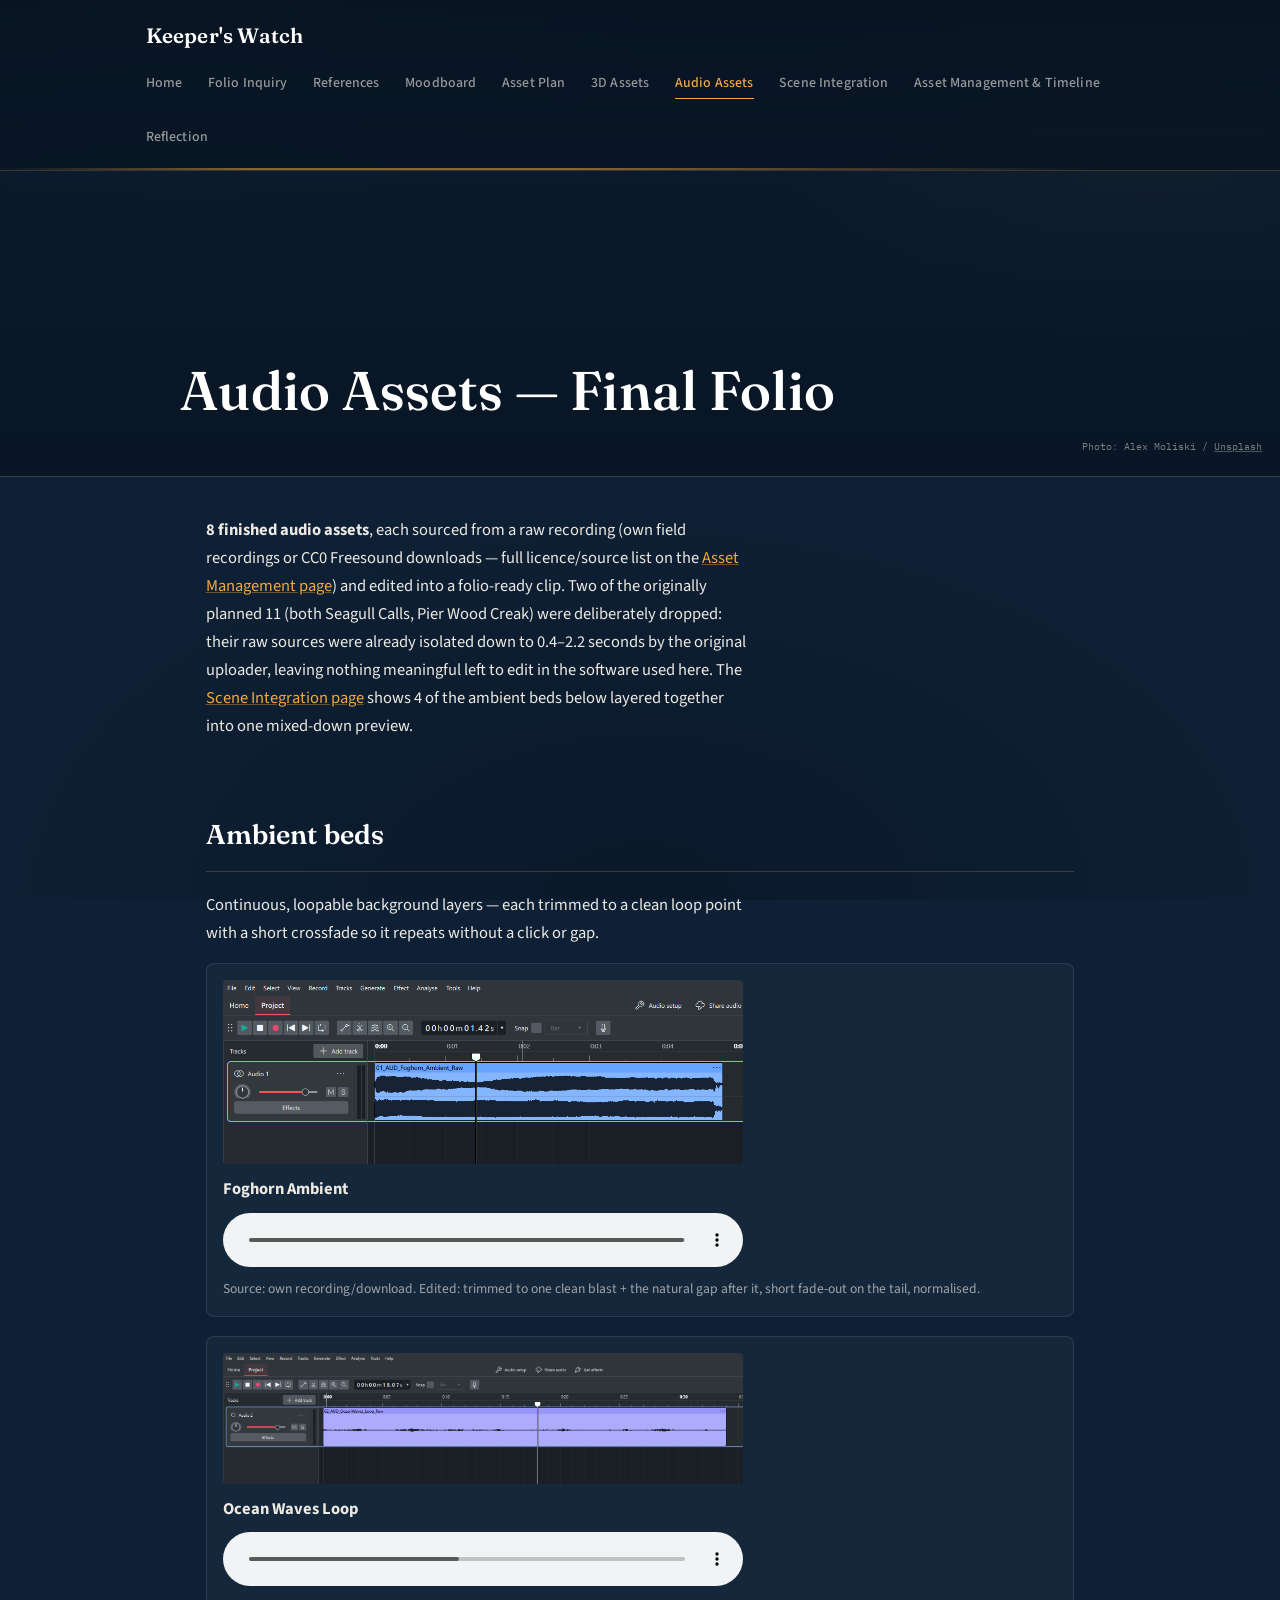
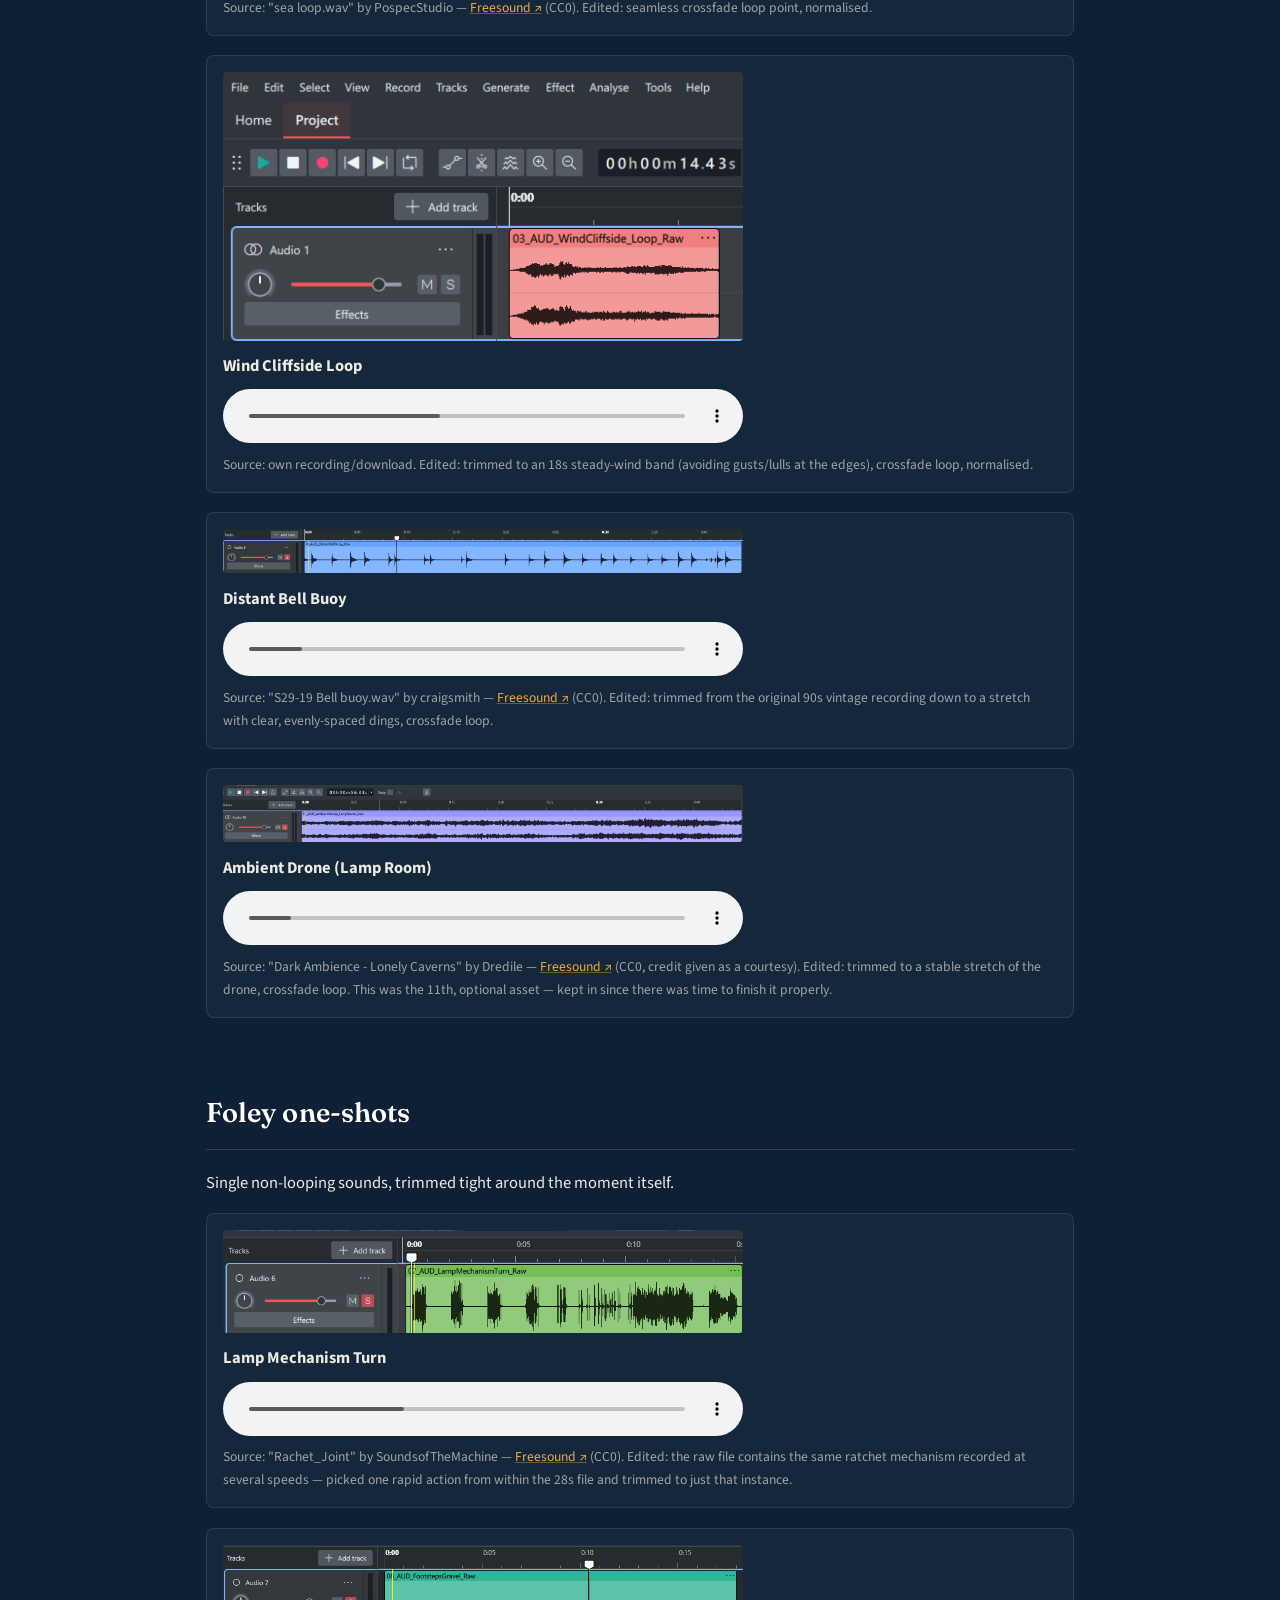
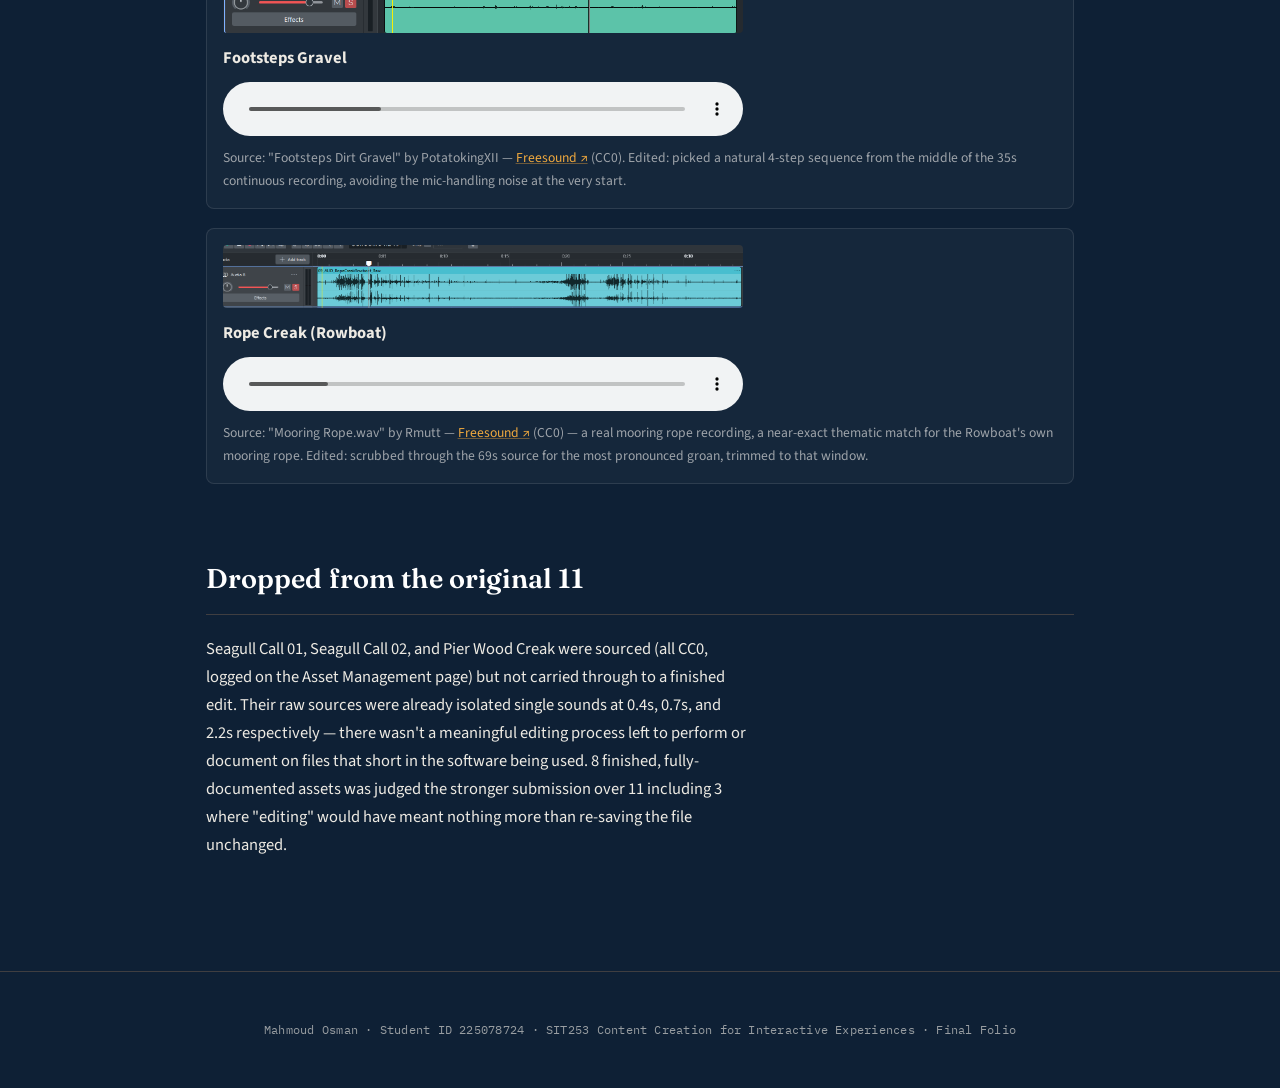
<file: audio.html>
<!DOCTYPE html>
<html lang="en">
<head>
<meta charset="UTF-8">
<meta name="viewport" content="width=device-width, initial-scale=1.0">
<title>Audio Assets — Keeper's Watch</title>
<link rel="preconnect" href="https://fonts.googleapis.com">
<link href="https://fonts.googleapis.com/css2?family=Fraunces:opsz,wght@9..144,460;9..144,560;9..144,650&family=Source+Sans+3:wght@400;500;600&family=IBM+Plex+Mono:wght@400;500;600&display=swap" rel="stylesheet">
<link rel="stylesheet" href="style.css?v=20260915">
<style>
  .audio-item{background:rgba(255,255,255,0.03);border:1px solid rgba(217,217,217,0.12);border-radius:8px;padding:1rem;margin-bottom:1.2rem;}
  .audio-item img{width:100%;max-width:520px;border-radius:4px;display:block;margin-bottom:0.7rem;}
  .audio-item audio{width:100%;max-width:520px;display:block;margin:0.6rem 0;}
  .audio-meta{font-size:0.85rem;color:rgba(217,217,217,0.7);}
</style>
</head>
<body>
<header class="site-header">
  <nav class="site-nav">
    <a class="brand" href="index.html">Keeper's Watch</a>
    <ul>
      <li><a href="index.html">Home</a></li>
      <li><a href="inquiry.html">Folio Inquiry</a></li>
      <li><a href="references.html">References</a></li>
      <li><a href="moodboard.html">Moodboard</a></li>
      <li><a href="asset-plan.html">Asset Plan</a></li>
      <li><a href="assets.html">3D Assets</a></li>
      <li><a class="current" href="audio.html">Audio Assets</a></li>
      <li><a href="scene-integration.html">Scene Integration</a></li>
      <li><a href="timeline.html">Asset Management &amp; Timeline</a></li>
      <li><a href="reflection.html">Reflection</a></li>
    </ul>
  </nav>
  <div class="beam-rule"></div>
</header>

<section class="photo-hero page" style="background-image:url('https://images.unsplash.com/photo-1698334913810-1b5997bb1ef9?w=2200&q=80&fm=jpg&fit=crop');">
  <div class="inner"><h1>Audio Assets — Final Folio</h1></div>
  <p class="photo-credit">Photo: Alex Moliski / <a href="https://unsplash.com/photos/a-foggy-day-at-the-beach-with-trees-on-the-shore-pGvAKyC3Vyo" target="_blank" rel="noopener">Unsplash</a></p>
</section>

<main class="wrap">
  <p style="margin-top:2.4rem;"><strong>8 finished audio assets</strong>, each sourced from a raw recording (own field recordings or CC0 Freesound downloads — full licence/source list on the <a href="timeline.html">Asset Management page</a>) and edited into a folio-ready clip. Two of the originally planned 11 (both Seagull Calls, Pier Wood Creak) were deliberately dropped: their raw sources were already isolated down to 0.4–2.2 seconds by the original uploader, leaving nothing meaningful left to edit in the software used here. The <a href="scene-integration.html">Scene Integration page</a> shows 4 of the ambient beds below layered together into one mixed-down preview.</p>

  <h2>Ambient beds</h2>
  <p>Continuous, loopable background layers — each trimmed to a clean loop point with a short crossfade so it repeats without a click or gap.</p>

  <div class="audio-item">
    <img src="media/audio-screenshots/AUD_Foghorn_Ambient_edit.png" alt="Waveform edit view for the Foghorn ambient clip">
    <div><strong>Foghorn Ambient</strong></div>
    <audio controls><source src="media/audio/AUD_Foghorn_Ambient_Final.wav" type="audio/wav"></audio>
    <div class="audio-meta">Source: own recording/download. Edited: trimmed to one clean blast + the natural gap after it, short fade-out on the tail, normalised.</div>
  </div>

  <div class="audio-item">
    <img src="media/audio-screenshots/AUD_OceanWaves_Loop_edit.png" alt="Waveform edit view for the Ocean Waves loop">
    <div><strong>Ocean Waves Loop</strong></div>
    <audio controls><source src="media/audio/AUD_OceanWaves_Loop_Final.wav" type="audio/wav"></audio>
    <div class="audio-meta">Source: "sea loop.wav" by PospecStudio — <a href="https://freesound.org/people/PospecStudio/sounds/621786/" target="_blank" rel="noopener">Freesound ↗</a> (CC0). Edited: seamless crossfade loop point, normalised.</div>
  </div>

  <div class="audio-item">
    <img src="media/audio-screenshots/AUD_WindCliffside_Loop_edit.png" alt="Waveform edit view for the Wind Cliffside loop">
    <div><strong>Wind Cliffside Loop</strong></div>
    <audio controls><source src="media/audio/AUD_WindCliffside_Loop_Final.wav" type="audio/wav"></audio>
    <div class="audio-meta">Source: own recording/download. Edited: trimmed to an 18s steady-wind band (avoiding gusts/lulls at the edges), crossfade loop, normalised.</div>
  </div>

  <div class="audio-item">
    <img src="media/audio-screenshots/AUD_DistantBellBuoy_edit.png" alt="Waveform edit view for the Distant Bell Buoy clip">
    <div><strong>Distant Bell Buoy</strong></div>
    <audio controls><source src="media/audio/AUD_DistantBellBuoy_Final.wav" type="audio/wav"></audio>
    <div class="audio-meta">Source: "S29-19 Bell buoy.wav" by craigsmith — <a href="https://freesound.org/people/craigsmith/sounds/675693/" target="_blank" rel="noopener">Freesound ↗</a> (CC0). Edited: trimmed from the original 90s vintage recording down to a stretch with clear, evenly-spaced dings, crossfade loop.</div>
  </div>

  <div class="audio-item">
    <img src="media/audio-screenshots/AUD_AmbientDrone_LampRoom_edit.png" alt="Waveform edit view for the Ambient Drone clip">
    <div><strong>Ambient Drone (Lamp Room)</strong></div>
    <audio controls><source src="media/audio/AUD_AmbientDrone_LampRoom_Final.wav" type="audio/wav"></audio>
    <div class="audio-meta">Source: "Dark Ambience - Lonely Caverns" by Dredile — <a href="https://freesound.org/people/Dredile/sounds/241946/" target="_blank" rel="noopener">Freesound ↗</a> (CC0, credit given as a courtesy). Edited: trimmed to a stable stretch of the drone, crossfade loop. This was the 11th, optional asset — kept in since there was time to finish it properly.</div>
  </div>

  <h2>Foley one-shots</h2>
  <p>Single non-looping sounds, trimmed tight around the moment itself.</p>

  <div class="audio-item">
    <img src="media/audio-screenshots/AUD_LampMechanismTurn_edit.png" alt="Waveform edit view for the Lamp Mechanism Turn clip">
    <div><strong>Lamp Mechanism Turn</strong></div>
    <audio controls><source src="media/audio/AUD_LampMechanismTurn_Final.wav" type="audio/wav"></audio>
    <div class="audio-meta">Source: "Rachet_Joint" by SoundsofTheMachine — <a href="https://freesound.org/people/SoundsofTheMachine/sounds/789060/" target="_blank" rel="noopener">Freesound ↗</a> (CC0). Edited: the raw file contains the same ratchet mechanism recorded at several speeds — picked one rapid action from within the 28s file and trimmed to just that instance.</div>
  </div>

  <div class="audio-item">
    <img src="media/audio-screenshots/AUD_FootstepsGravel_edit.png" alt="Waveform edit view for the Footsteps Gravel clip">
    <div><strong>Footsteps Gravel</strong></div>
    <audio controls><source src="media/audio/AUD_FootstepsGravel_Final.wav" type="audio/wav"></audio>
    <div class="audio-meta">Source: "Footsteps Dirt Gravel" by PotatokingXII — <a href="https://freesound.org/people/PotatokingXII/sounds/352870/" target="_blank" rel="noopener">Freesound ↗</a> (CC0). Edited: picked a natural 4-step sequence from the middle of the 35s continuous recording, avoiding the mic-handling noise at the very start.</div>
  </div>

  <div class="audio-item">
    <img src="media/audio-screenshots/AUD_RopeCreakRowboat_edit.png" alt="Waveform edit view for the Rope Creak clip">
    <div><strong>Rope Creak (Rowboat)</strong></div>
    <audio controls><source src="media/audio/AUD_RopeCreakRowboat_Final.wav" type="audio/wav"></audio>
    <div class="audio-meta">Source: "Mooring Rope.wav" by Rmutt — <a href="https://freesound.org/people/Rmutt/sounds/145721/" target="_blank" rel="noopener">Freesound ↗</a> (CC0) — a real mooring rope recording, a near-exact thematic match for the Rowboat's own mooring rope. Edited: scrubbed through the 69s source for the most pronounced groan, trimmed to that window.</div>
  </div>

  <h2>Dropped from the original 11</h2>
  <p>Seagull Call 01, Seagull Call 02, and Pier Wood Creak were sourced (all CC0, logged on the Asset Management page) but not carried through to a finished edit. Their raw sources were already isolated single sounds at 0.4s, 0.7s, and 2.2s respectively — there wasn't a meaningful editing process left to perform or document on files that short in the software being used. 8 finished, fully-documented assets was judged the stronger submission over 11 including 3 where "editing" would have meant nothing more than re-saving the file unchanged.</p>
</main>

<footer class="site-footer">
  Mahmoud Osman · Student ID 225078724 · SIT253 Content Creation for Interactive Experiences · Final Folio
</footer>
</body>
</html>
</file>
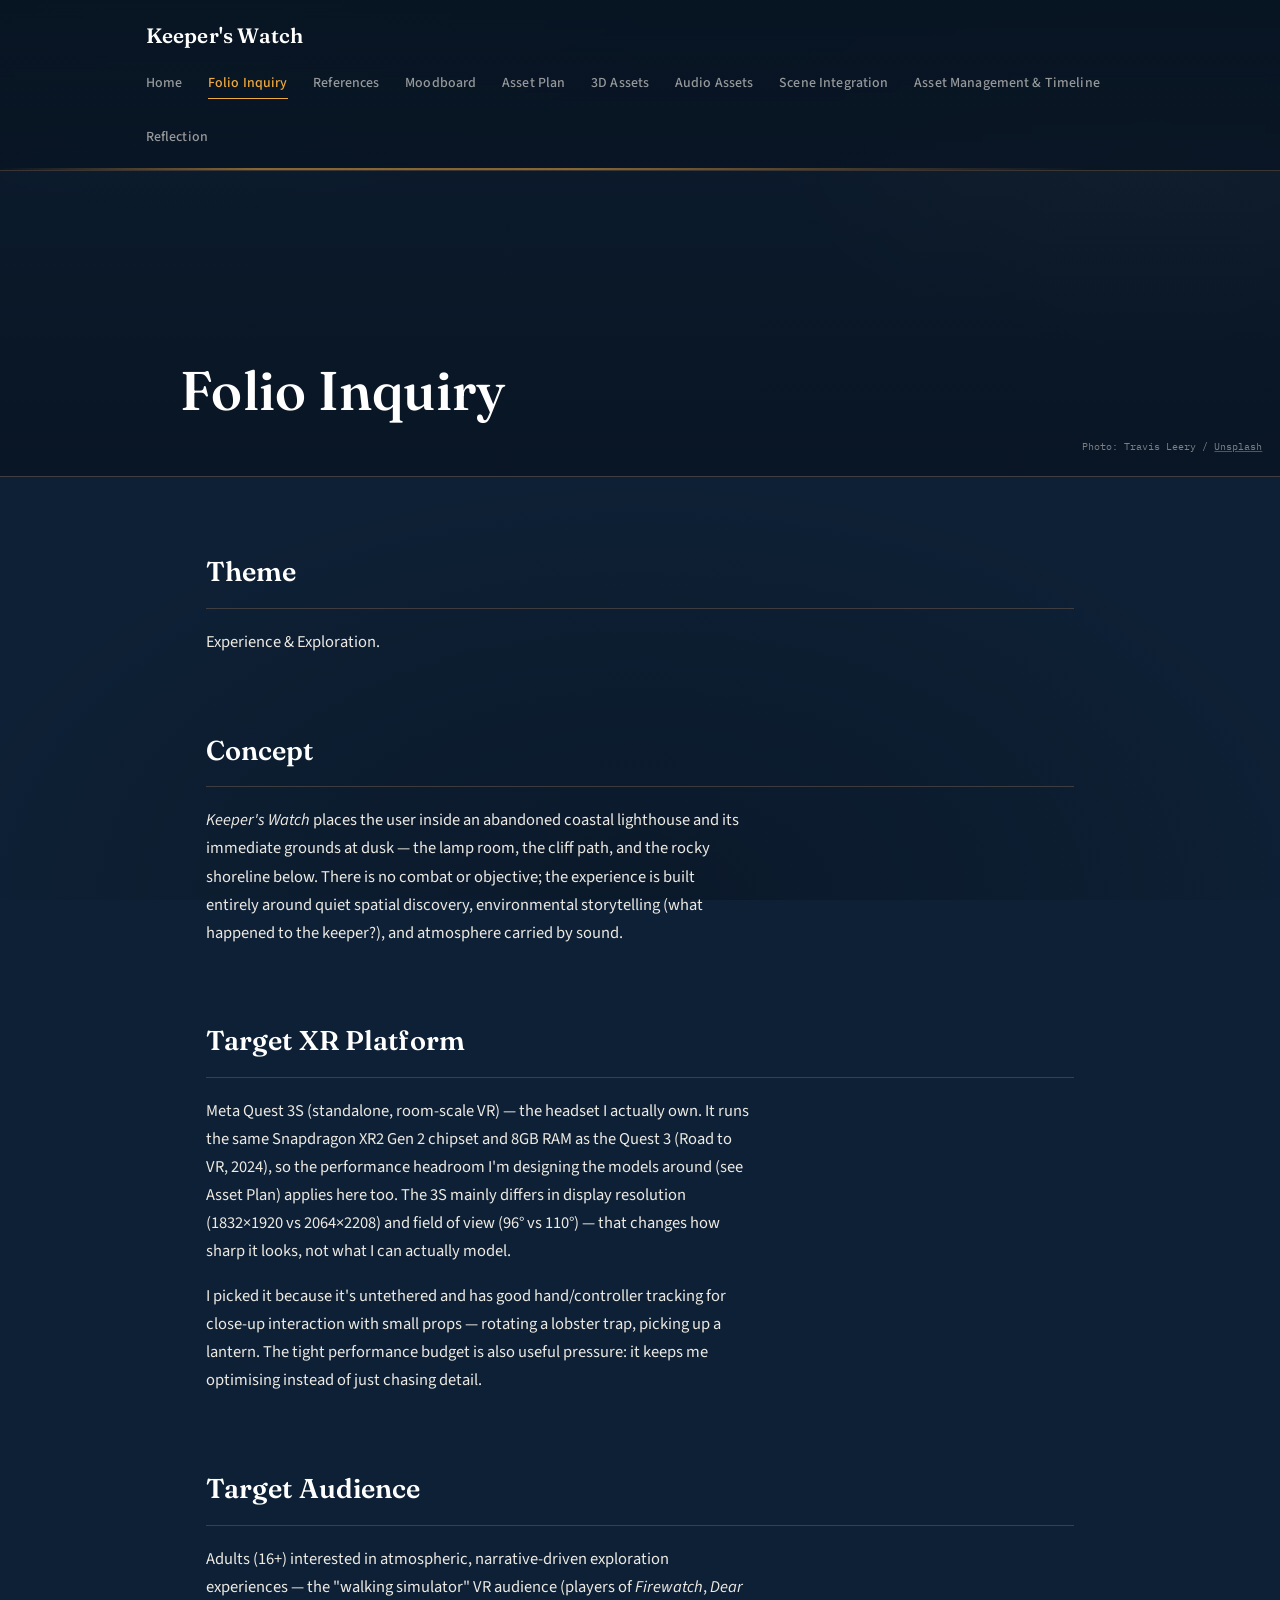
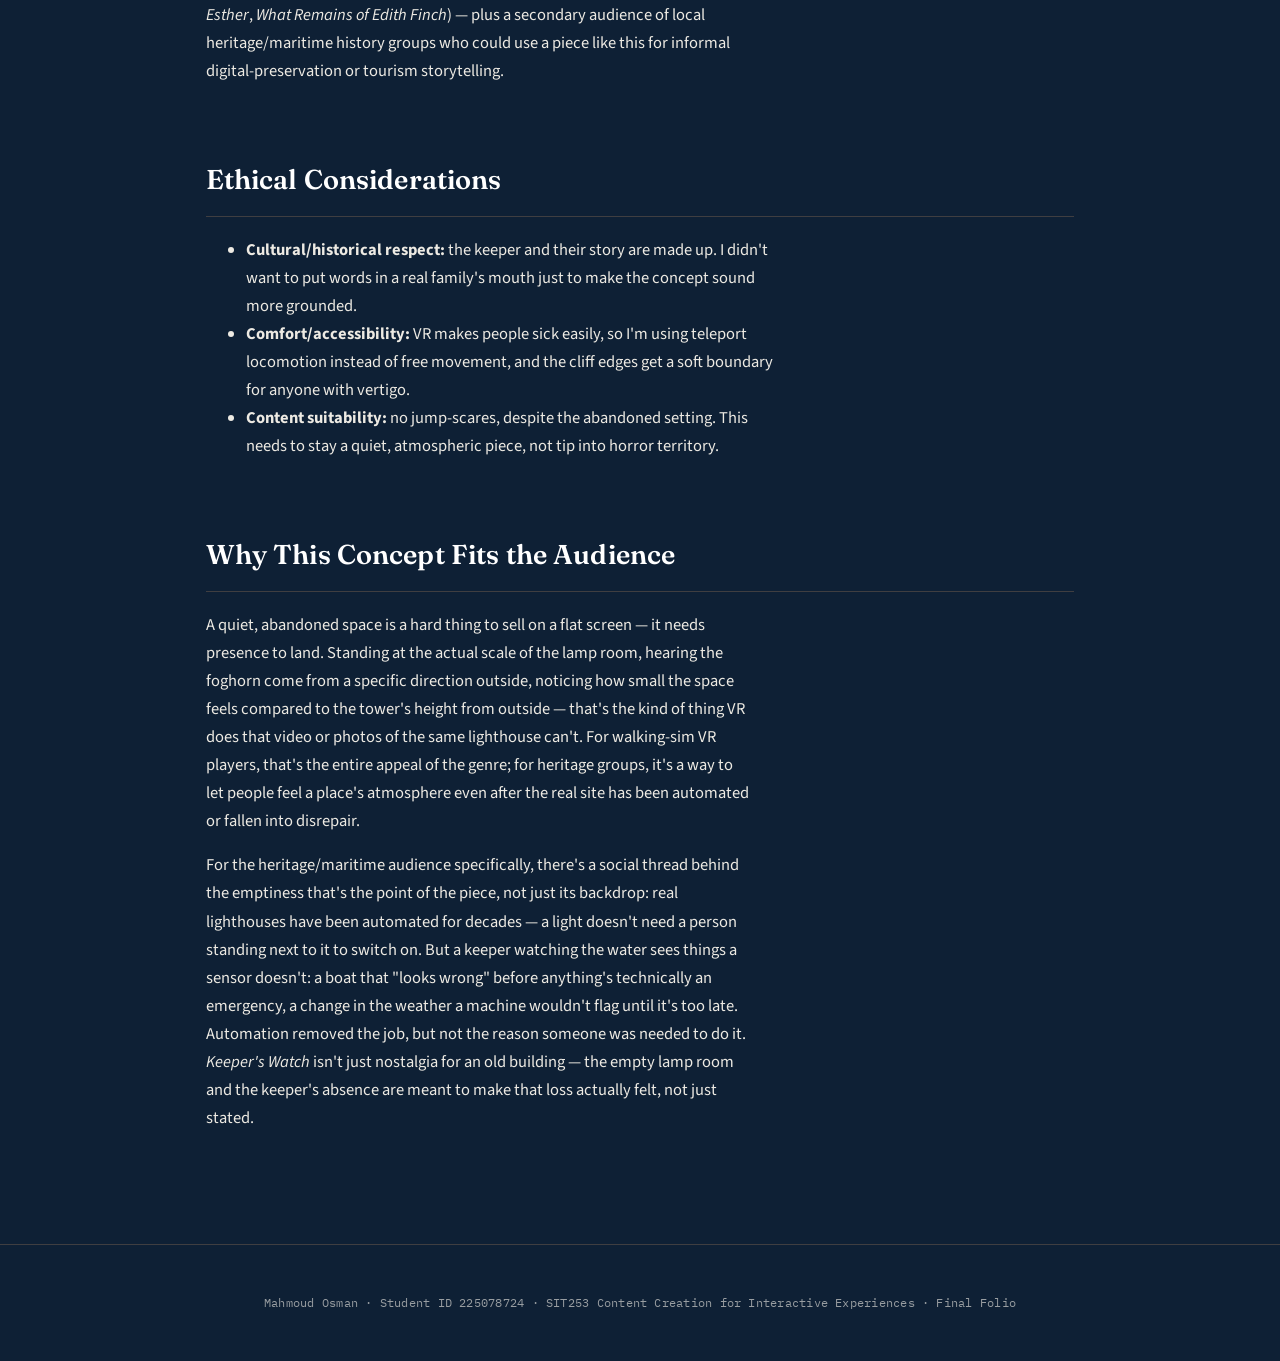
<file: inquiry.html>
<!DOCTYPE html>
<html lang="en">
<head>
<meta charset="UTF-8">
<meta name="viewport" content="width=device-width, initial-scale=1.0">
<title>Folio Inquiry — Keeper's Watch</title>
<link rel="preconnect" href="https://fonts.googleapis.com">
<link href="https://fonts.googleapis.com/css2?family=Fraunces:opsz,wght@9..144,460;9..144,560;9..144,650&family=Source+Sans+3:wght@400;500;600&family=IBM+Plex+Mono:wght@400;500;600&display=swap" rel="stylesheet">
<link rel="stylesheet" href="style.css?v=20260915">
</head>
<body>
<header class="site-header">
  <nav class="site-nav">
    <a class="brand" href="index.html">Keeper's Watch</a>
    <ul>
      <li><a href="index.html">Home</a></li>
      <li><a class="current" href="inquiry.html">Folio Inquiry</a></li>
      <li><a href="references.html">References</a></li>
      <li><a href="moodboard.html">Moodboard</a></li>
      <li><a href="asset-plan.html">Asset Plan</a></li>
      <li><a href="assets.html">3D Assets</a></li>
      <li><a href="audio.html">Audio Assets</a></li>
      <li><a href="scene-integration.html">Scene Integration</a></li>
      <li><a href="timeline.html">Asset Management &amp; Timeline</a></li>
      <li><a href="reflection.html">Reflection</a></li>
    </ul>
  </nav>
  <div class="beam-rule"></div>
</header>

<section class="photo-hero page" style="background-image:url('https://images.unsplash.com/photo-1697654792145-cab05b2e3273?w=2200&q=80&fm=jpg&fit=crop');">
  <div class="inner"><h1>Folio Inquiry</h1></div>
  <p class="photo-credit">Photo: Travis Leery / <a href="https://unsplash.com/photos/a-cloudy-sky-over-the-ocean-with-a-lighthouse-in-the-distance-Fel_RmObl20" target="_blank" rel="noopener">Unsplash</a></p>
</section>

<main class="wrap">
  <h2>Theme</h2>
  <p>Experience &amp; Exploration.</p>

  <h2>Concept</h2>
  <p><em>Keeper's Watch</em> places the user inside an abandoned coastal lighthouse and its immediate grounds at dusk — the lamp room, the cliff path, and the rocky shoreline below. There is no combat or objective; the experience is built entirely around quiet spatial discovery, environmental storytelling (what happened to the keeper?), and atmosphere carried by sound.</p>

  <h2>Target XR Platform</h2>
  <p>Meta Quest 3S (standalone, room-scale VR) — the headset I actually own. It runs the same Snapdragon XR2 Gen 2 chipset and 8GB RAM as the Quest 3 (Road to VR, 2024), so the performance headroom I'm designing the models around (see Asset Plan) applies here too. The 3S mainly differs in display resolution (1832×1920 vs 2064×2208) and field of view (96° vs 110°) — that changes how sharp it looks, not what I can actually model.</p>
  <p>I picked it because it's untethered and has good hand/controller tracking for close-up interaction with small props — rotating a lobster trap, picking up a lantern. The tight performance budget is also useful pressure: it keeps me optimising instead of just chasing detail.</p>

  <h2>Target Audience</h2>
  <p>Adults (16+) interested in atmospheric, narrative-driven exploration experiences — the "walking simulator" VR audience (players of <em>Firewatch</em>, <em>Dear Esther</em>, <em>What Remains of Edith Finch</em>) — plus a secondary audience of local heritage/maritime history groups who could use a piece like this for informal digital-preservation or tourism storytelling.</p>

  <h2>Ethical Considerations</h2>
  <ul>
    <li><strong>Cultural/historical respect:</strong> the keeper and their story are made up. I didn't want to put words in a real family's mouth just to make the concept sound more grounded.</li>
    <li><strong>Comfort/accessibility:</strong> VR makes people sick easily, so I'm using teleport locomotion instead of free movement, and the cliff edges get a soft boundary for anyone with vertigo.</li>
    <li><strong>Content suitability:</strong> no jump-scares, despite the abandoned setting. This needs to stay a quiet, atmospheric piece, not tip into horror territory.</li>
  </ul>

  <h2>Why This Concept Fits the Audience</h2>
  <p>A quiet, abandoned space is a hard thing to sell on a flat screen — it needs presence to land. Standing at the actual scale of the lamp room, hearing the foghorn come from a specific direction outside, noticing how small the space feels compared to the tower's height from outside — that's the kind of thing VR does that video or photos of the same lighthouse can't. For walking-sim VR players, that's the entire appeal of the genre; for heritage groups, it's a way to let people feel a place's atmosphere even after the real site has been automated or fallen into disrepair.</p>
  <p>For the heritage/maritime audience specifically, there's a social thread behind the emptiness that's the point of the piece, not just its backdrop: real lighthouses have been automated for decades — a light doesn't need a person standing next to it to switch on. But a keeper watching the water sees things a sensor doesn't: a boat that "looks wrong" before anything's technically an emergency, a change in the weather a machine wouldn't flag until it's too late. Automation removed the job, but not the reason someone was needed to do it. <em>Keeper's Watch</em> isn't just nostalgia for an old building — the empty lamp room and the keeper's absence are meant to make that loss actually felt, not just stated.</p>
</main>

<footer class="site-footer">
  Mahmoud Osman · Student ID 225078724 · SIT253 Content Creation for Interactive Experiences · Final Folio
</footer>
</body>
</html>
</file>
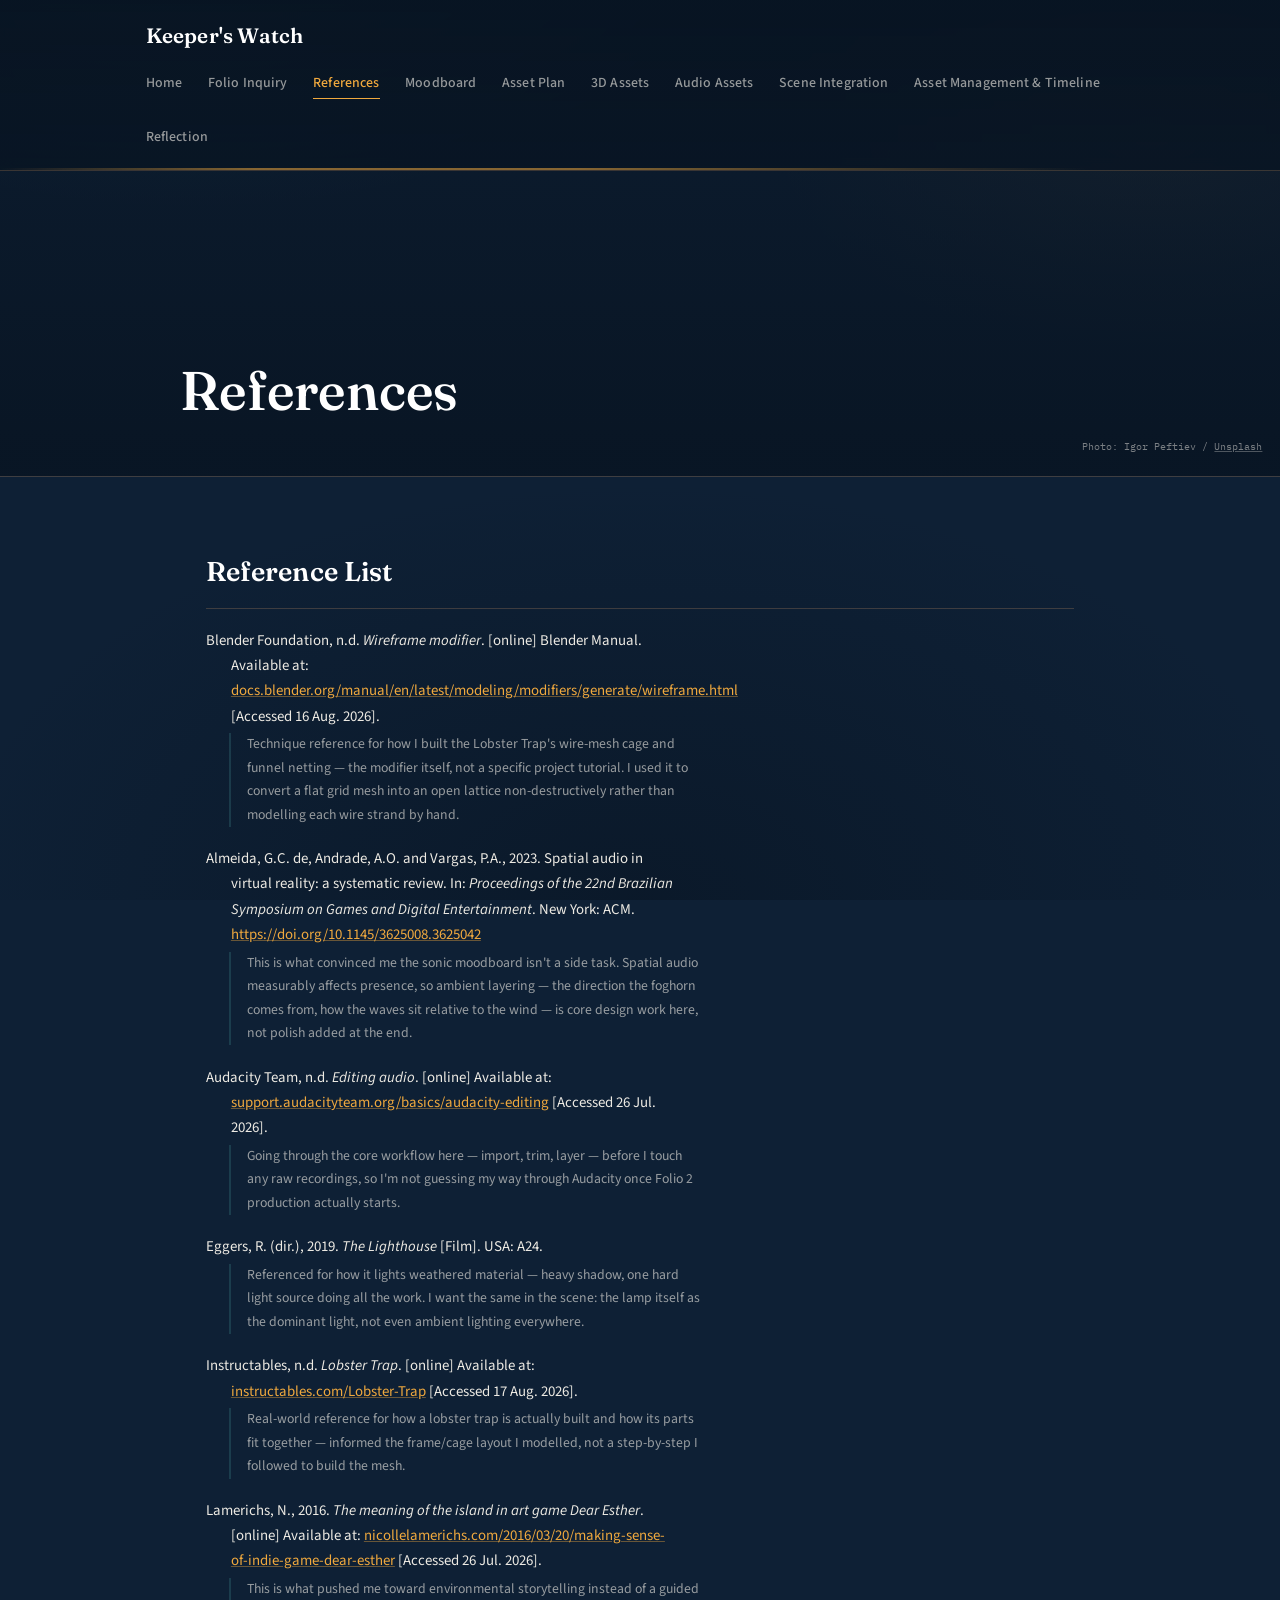
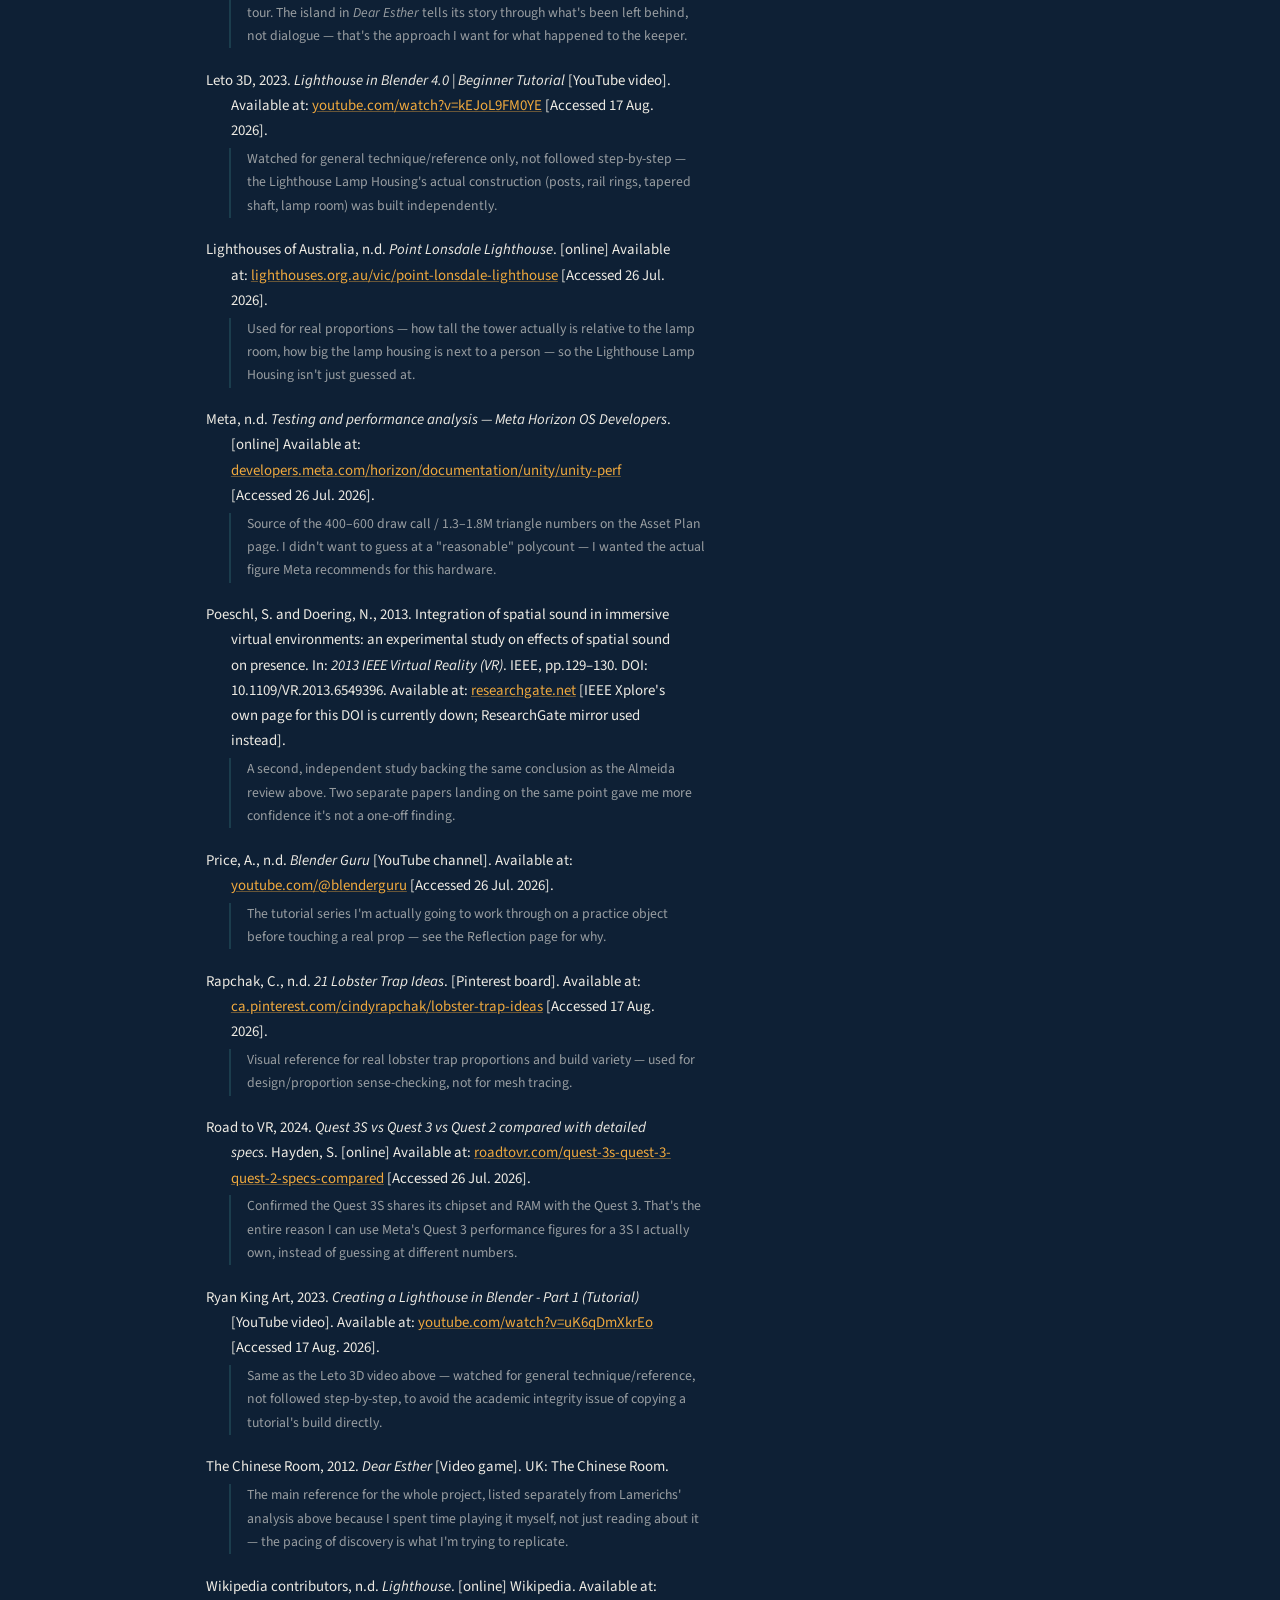
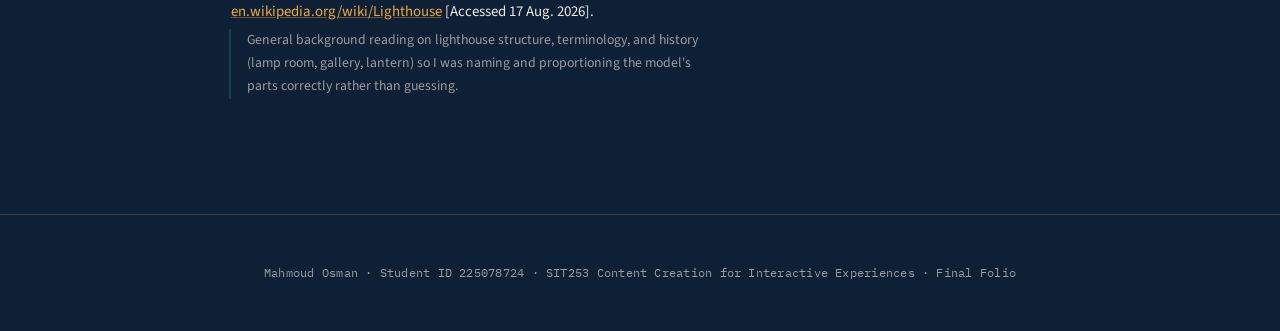
<file: references.html>
<!DOCTYPE html>
<html lang="en">
<head>
<meta charset="UTF-8">
<meta name="viewport" content="width=device-width, initial-scale=1.0">
<title>References — Keeper's Watch</title>
<link rel="preconnect" href="https://fonts.googleapis.com">
<link href="https://fonts.googleapis.com/css2?family=Fraunces:opsz,wght@9..144,460;9..144,560;9..144,650&family=Source+Sans+3:wght@400;500;600&family=IBM+Plex+Mono:wght@400;500;600&display=swap" rel="stylesheet">
<link rel="stylesheet" href="style.css?v=20260915">
</head>
<body>
<header class="site-header">
  <nav class="site-nav">
    <a class="brand" href="index.html">Keeper's Watch</a>
    <ul>
      <li><a href="index.html">Home</a></li>
      <li><a href="inquiry.html">Folio Inquiry</a></li>
      <li><a class="current" href="references.html">References</a></li>
      <li><a href="moodboard.html">Moodboard</a></li>
      <li><a href="asset-plan.html">Asset Plan</a></li>
      <li><a href="assets.html">3D Assets</a></li>
      <li><a href="audio.html">Audio Assets</a></li>
      <li><a href="scene-integration.html">Scene Integration</a></li>
      <li><a href="timeline.html">Asset Management &amp; Timeline</a></li>
      <li><a href="reflection.html">Reflection</a></li>
    </ul>
  </nav>
  <div class="beam-rule"></div>
</header>

<section class="photo-hero page" style="background-image:url('https://images.unsplash.com/photo-1556139562-d133c2392f74?w=2200&q=80&fm=jpg&fit=crop');">
  <div class="inner"><h1>References</h1></div>
  <p class="photo-credit">Photo: Igor Peftiev / <a href="https://unsplash.com/photos/a-foggy-beach-with-a-lighthouse-in-the-distance-MBn5ikKljMs" target="_blank" rel="noopener">Unsplash</a></p>
</section>

<main class="wrap">

  <h2>Reference List</h2>
  <div class="ref-list">

    <p>Blender Foundation, n.d. <em>Wireframe modifier</em>. [online] Blender Manual. Available at: <a href="https://docs.blender.org/manual/en/latest/modeling/modifiers/generate/wireframe.html">docs.blender.org/manual/en/latest/modeling/modifiers/generate/wireframe.html</a> [Accessed 16 Aug. 2026].</p>
    <p class="ref-note">Technique reference for how I built the Lobster Trap's wire-mesh cage and funnel netting — the modifier itself, not a specific project tutorial. I used it to convert a flat grid mesh into an open lattice non-destructively rather than modelling each wire strand by hand.</p>

    <p>Almeida, G.C. de, Andrade, A.O. and Vargas, P.A., 2023. Spatial audio in virtual reality: a systematic review. In: <em>Proceedings of the 22nd Brazilian Symposium on Games and Digital Entertainment</em>. New York: ACM. <a href="https://doi.org/10.1145/3625008.3625042">https://doi.org/10.1145/3625008.3625042</a></p>
    <p class="ref-note">This is what convinced me the sonic moodboard isn't a side task. Spatial audio measurably affects presence, so ambient layering — the direction the foghorn comes from, how the waves sit relative to the wind — is core design work here, not polish added at the end.</p>

    <p>Audacity Team, n.d. <em>Editing audio</em>. [online] Available at: <a href="https://support.audacityteam.org/basics/audacity-editing">support.audacityteam.org/basics/audacity-editing</a> [Accessed 26 Jul. 2026].</p>
    <p class="ref-note">Going through the core workflow here — import, trim, layer — before I touch any raw recordings, so I'm not guessing my way through Audacity once Folio 2 production actually starts.</p>

    <p>Eggers, R. (dir.), 2019. <em>The Lighthouse</em> [Film]. USA: A24.</p>
    <p class="ref-note">Referenced for how it lights weathered material — heavy shadow, one hard light source doing all the work. I want the same in the scene: the lamp itself as the dominant light, not even ambient lighting everywhere.</p>

    <p>Instructables, n.d. <em>Lobster Trap</em>. [online] Available at: <a href="https://www.instructables.com/Lobster-Trap/">instructables.com/Lobster-Trap</a> [Accessed 17 Aug. 2026].</p>
    <p class="ref-note">Real-world reference for how a lobster trap is actually built and how its parts fit together — informed the frame/cage layout I modelled, not a step-by-step I followed to build the mesh.</p>

    <p>Lamerichs, N., 2016. <em>The meaning of the island in art game Dear Esther</em>. [online] Available at: <a href="https://nicollelamerichs.com/2016/03/20/making-sense-of-indie-game-dear-esther/">nicollelamerichs.com/2016/03/20/making-sense-of-indie-game-dear-esther</a> [Accessed 26 Jul. 2026].</p>
    <p class="ref-note">This is what pushed me toward environmental storytelling instead of a guided tour. The island in <em>Dear Esther</em> tells its story through what's been left behind, not dialogue — that's the approach I want for what happened to the keeper.</p>

    <p>Leto 3D, 2023. <em>Lighthouse in Blender 4.0 | Beginner Tutorial</em> [YouTube video]. Available at: <a href="https://www.youtube.com/watch?v=kEJoL9FM0YE">youtube.com/watch?v=kEJoL9FM0YE</a> [Accessed 17 Aug. 2026].</p>
    <p class="ref-note">Watched for general technique/reference only, not followed step-by-step — the Lighthouse Lamp Housing's actual construction (posts, rail rings, tapered shaft, lamp room) was built independently.</p>

    <p>Lighthouses of Australia, n.d. <em>Point Lonsdale Lighthouse</em>. [online] Available at: <a href="https://lighthouses.org.au/vic/point-lonsdale-lighthouse/">lighthouses.org.au/vic/point-lonsdale-lighthouse</a> [Accessed 26 Jul. 2026].</p>
    <p class="ref-note">Used for real proportions — how tall the tower actually is relative to the lamp room, how big the lamp housing is next to a person — so the Lighthouse Lamp Housing isn't just guessed at.</p>

    <p>Meta, n.d. <em>Testing and performance analysis — Meta Horizon OS Developers</em>. [online] Available at: <a href="https://developers.meta.com/horizon/documentation/unity/unity-perf/">developers.meta.com/horizon/documentation/unity/unity-perf</a> [Accessed 26 Jul. 2026].</p>
    <p class="ref-note">Source of the 400–600 draw call / 1.3–1.8M triangle numbers on the Asset Plan page. I didn't want to guess at a "reasonable" polycount — I wanted the actual figure Meta recommends for this hardware.</p>

    <p>Poeschl, S. and Doering, N., 2013. Integration of spatial sound in immersive virtual environments: an experimental study on effects of spatial sound on presence. In: <em>2013 IEEE Virtual Reality (VR)</em>. IEEE, pp.129–130. DOI: 10.1109/VR.2013.6549396. Available at: <a href="https://www.researchgate.net/publication/261523769_Integration_of_spatial_sound_in_immersive_virtual_environments_an_experimental_study_on_effects_of_spatial_sound_on_presence">researchgate.net</a> [IEEE Xplore's own page for this DOI is currently down; ResearchGate mirror used instead].</p>
    <p class="ref-note">A second, independent study backing the same conclusion as the Almeida review above. Two separate papers landing on the same point gave me more confidence it's not a one-off finding.</p>

    <p>Price, A., n.d. <em>Blender Guru</em> [YouTube channel]. Available at: <a href="https://www.youtube.com/@blenderguru">youtube.com/@blenderguru</a> [Accessed 26 Jul. 2026].</p>
    <p class="ref-note">The tutorial series I'm actually going to work through on a practice object before touching a real prop — see the Reflection page for why.</p>

    <p>Rapchak, C., n.d. <em>21 Lobster Trap Ideas</em>. [Pinterest board]. Available at: <a href="https://ca.pinterest.com/cindyrapchak/lobster-trap-ideas/">ca.pinterest.com/cindyrapchak/lobster-trap-ideas</a> [Accessed 17 Aug. 2026].</p>
    <p class="ref-note">Visual reference for real lobster trap proportions and build variety — used for design/proportion sense-checking, not for mesh tracing.</p>

    <p>Road to VR, 2024. <em>Quest 3S vs Quest 3 vs Quest 2 compared with detailed specs</em>. Hayden, S. [online] Available at: <a href="https://roadtovr.com/quest-3s-quest-3-quest-2-specs-compared/">roadtovr.com/quest-3s-quest-3-quest-2-specs-compared</a> [Accessed 26 Jul. 2026].</p>
    <p class="ref-note">Confirmed the Quest 3S shares its chipset and RAM with the Quest 3. That's the entire reason I can use Meta's Quest 3 performance figures for a 3S I actually own, instead of guessing at different numbers.</p>

    <p>Ryan King Art, 2023. <em>Creating a Lighthouse in Blender - Part 1 (Tutorial)</em> [YouTube video]. Available at: <a href="https://www.youtube.com/watch?v=uK6qDmXkrEo">youtube.com/watch?v=uK6qDmXkrEo</a> [Accessed 17 Aug. 2026].</p>
    <p class="ref-note">Same as the Leto 3D video above — watched for general technique/reference, not followed step-by-step, to avoid the academic integrity issue of copying a tutorial's build directly.</p>

    <p>The Chinese Room, 2012. <em>Dear Esther</em> [Video game]. UK: The Chinese Room.</p>
    <p class="ref-note">The main reference for the whole project, listed separately from Lamerichs' analysis above because I spent time playing it myself, not just reading about it — the pacing of discovery is what I'm trying to replicate.</p>

    <p>Wikipedia contributors, n.d. <em>Lighthouse</em>. [online] Wikipedia. Available at: <a href="https://en.wikipedia.org/wiki/Lighthouse">en.wikipedia.org/wiki/Lighthouse</a> [Accessed 17 Aug. 2026].</p>
    <p class="ref-note">General background reading on lighthouse structure, terminology, and history (lamp room, gallery, lantern) so I was naming and proportioning the model's parts correctly rather than guessing.</p>

  </div>

</main>

<footer class="site-footer">
  Mahmoud Osman · Student ID 225078724 · SIT253 Content Creation for Interactive Experiences · Final Folio
</footer>
</body>
</html>
</file>
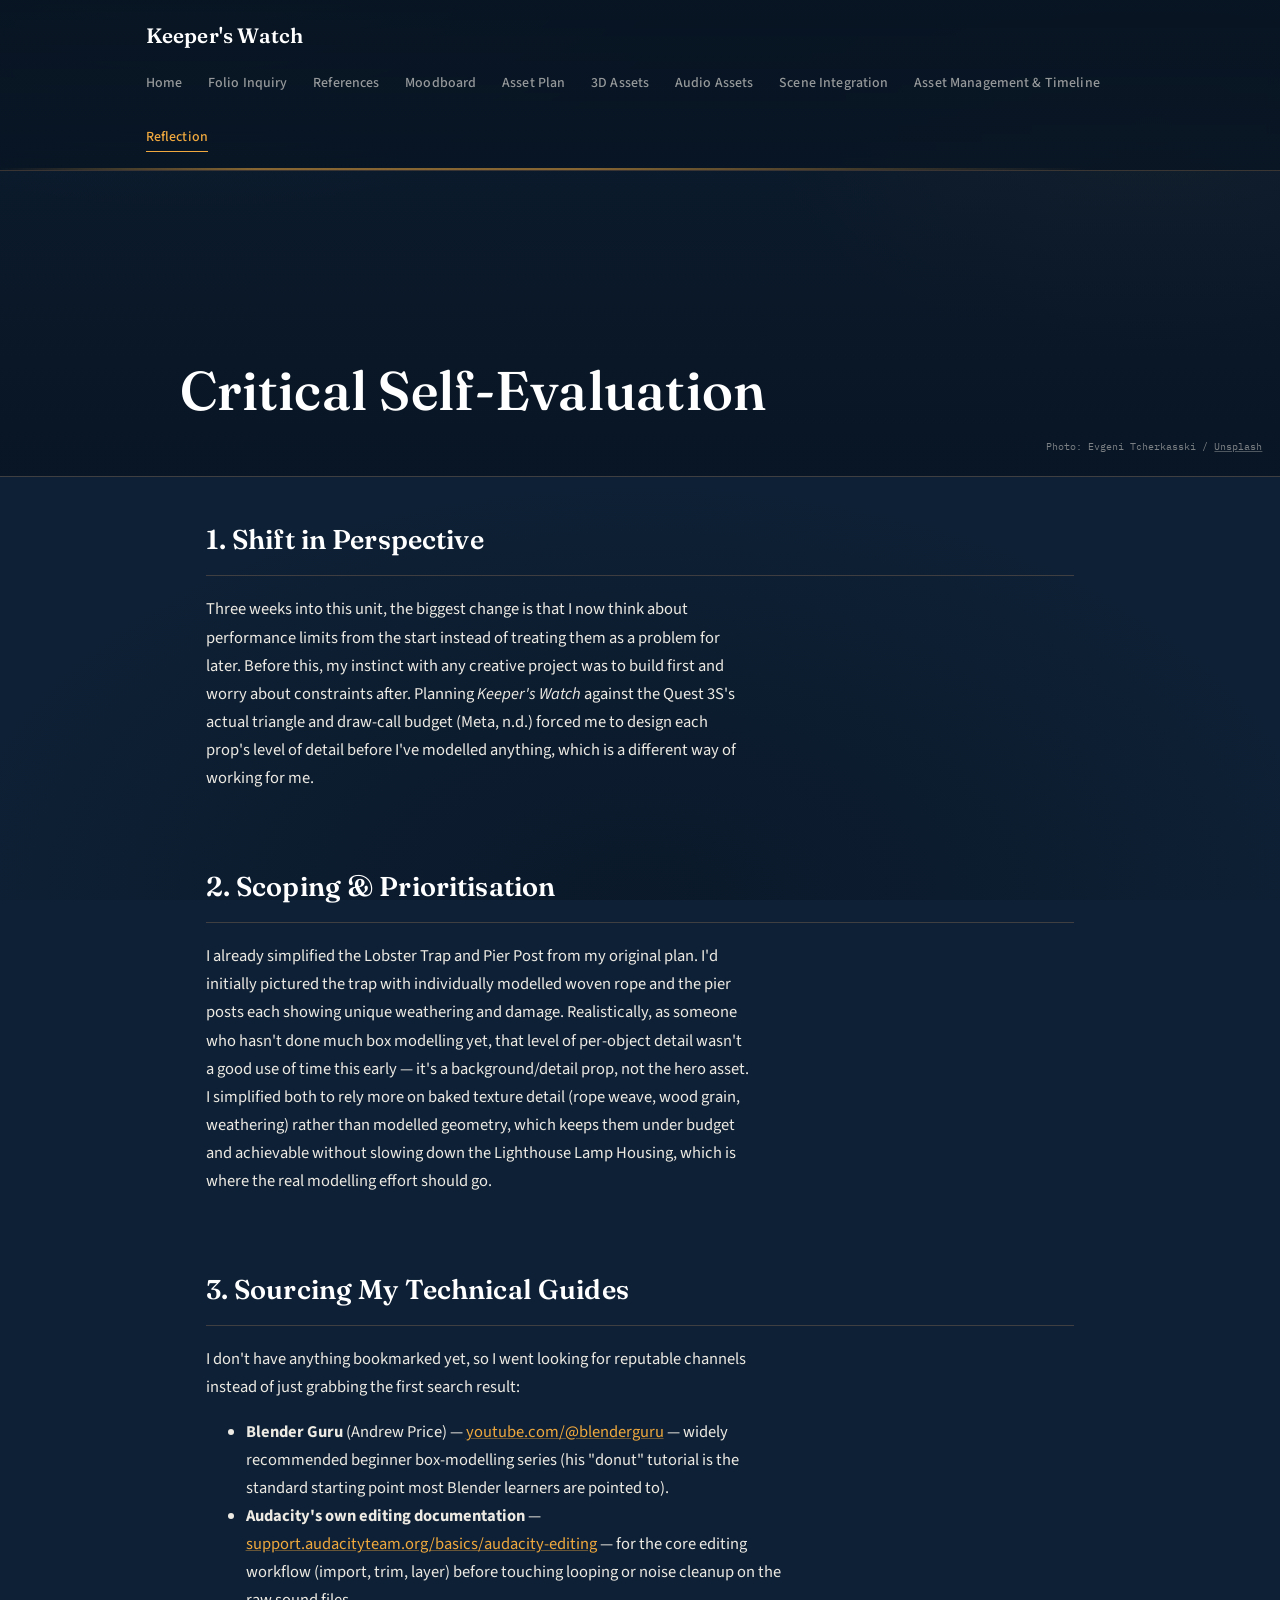
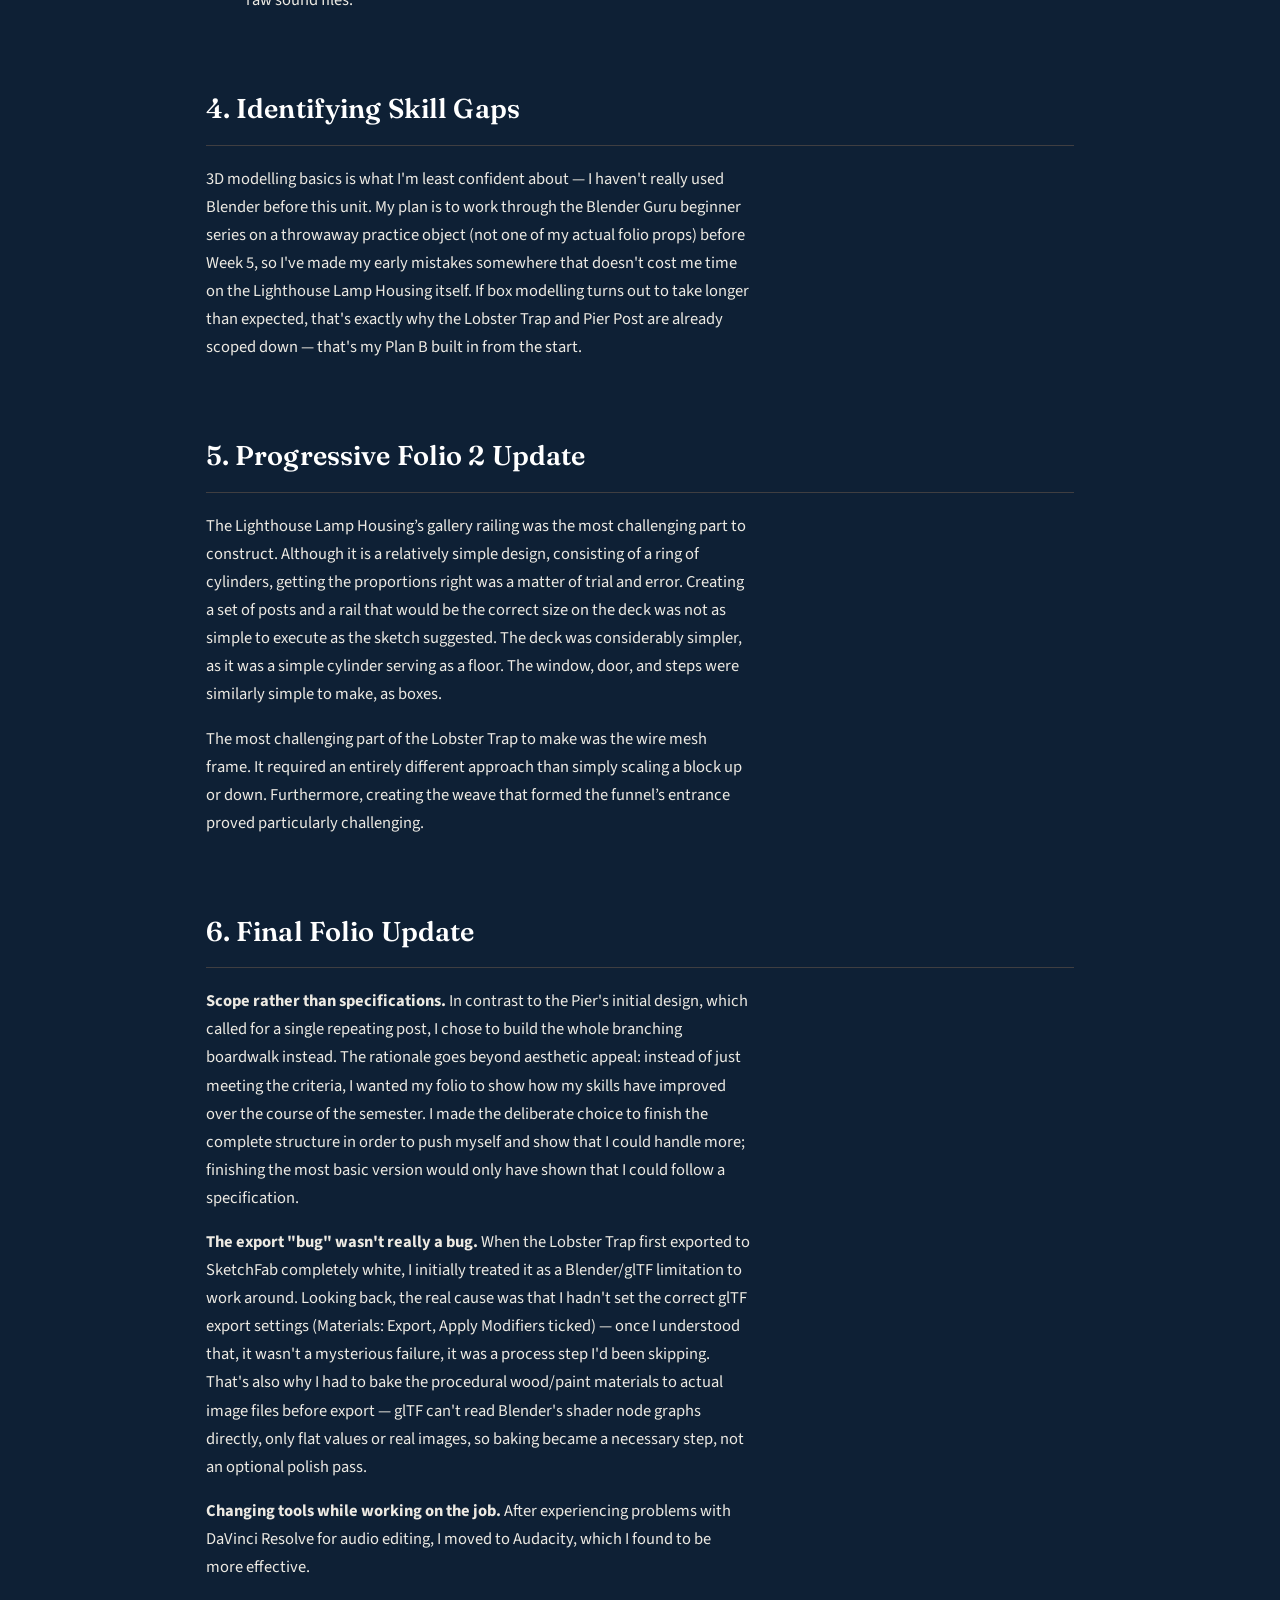
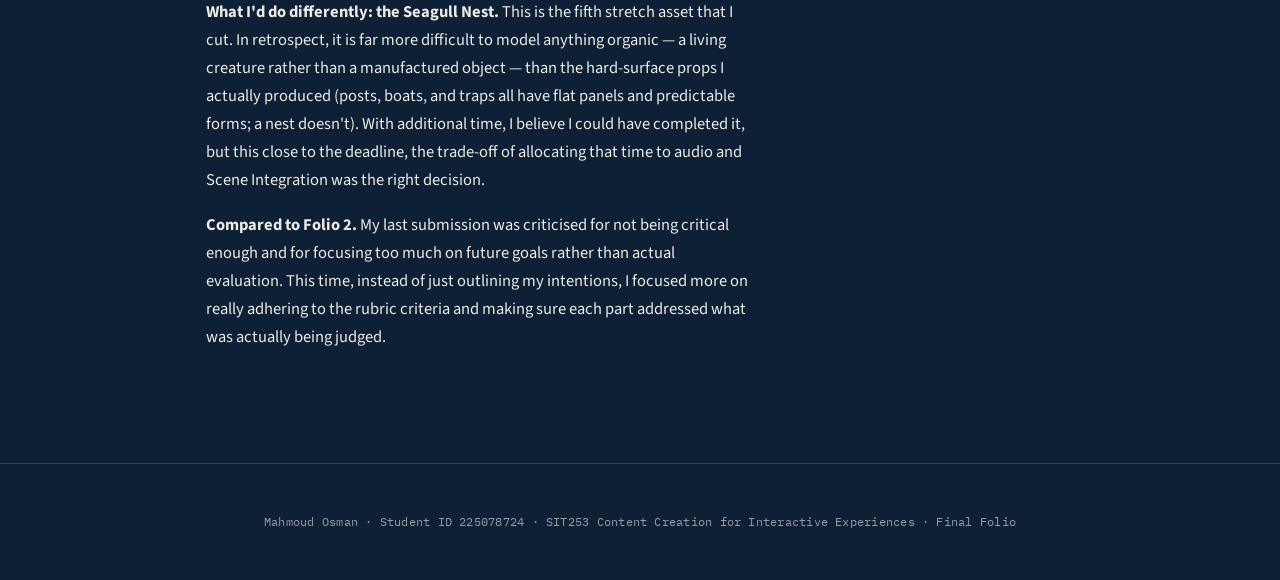
<file: reflection.html>
<!DOCTYPE html>
<html lang="en">
<head>
<meta charset="UTF-8">
<meta name="viewport" content="width=device-width, initial-scale=1.0">
<title>Reflection — Keeper's Watch</title>
<link rel="preconnect" href="https://fonts.googleapis.com">
<link href="https://fonts.googleapis.com/css2?family=Fraunces:opsz,wght@9..144,460;9..144,560;9..144,650&family=Source+Sans+3:wght@400;500;600&family=IBM+Plex+Mono:wght@400;500;600&display=swap" rel="stylesheet">
<link rel="stylesheet" href="style.css?v=20260915">
</head>
<body>
<header class="site-header">
  <nav class="site-nav">
    <a class="brand" href="index.html">Keeper's Watch</a>
    <ul>
      <li><a href="index.html">Home</a></li>
      <li><a href="inquiry.html">Folio Inquiry</a></li>
      <li><a href="references.html">References</a></li>
      <li><a href="moodboard.html">Moodboard</a></li>
      <li><a href="asset-plan.html">Asset Plan</a></li>
      <li><a href="assets.html">3D Assets</a></li>
      <li><a href="audio.html">Audio Assets</a></li>
      <li><a href="scene-integration.html">Scene Integration</a></li>
      <li><a href="timeline.html">Asset Management &amp; Timeline</a></li>
      <li><a class="current" href="reflection.html">Reflection</a></li>
    </ul>
  </nav>
  <div class="beam-rule"></div>
</header>

<section class="photo-hero page" style="background-image:url('https://images.unsplash.com/photo-1745739561702-c1877b069b7e?w=2200&q=80&fm=jpg&fit=crop');">
  <div class="inner"><h1>Critical Self-Evaluation</h1></div>
  <p class="photo-credit">Photo: Evgeni Tcherkasski / <a href="https://unsplash.com/photos/lighthouse-stands-on-the-rocky-coast-in-the-fog-PVfNElcdTYY" target="_blank" rel="noopener">Unsplash</a></p>
</section>

<main class="wrap">
  <h2 style="margin-top:2.4rem;">1. Shift in Perspective</h2>
  <p>Three weeks into this unit, the biggest change is that I now think about performance limits from the start instead of treating them as a problem for later. Before this, my instinct with any creative project was to build first and worry about constraints after. Planning <em>Keeper's Watch</em> against the Quest 3S's actual triangle and draw-call budget (Meta, n.d.) forced me to design each prop's level of detail before I've modelled anything, which is a different way of working for me.</p>

  <h2>2. Scoping &amp; Prioritisation</h2>
  <p>I already simplified the Lobster Trap and Pier Post from my original plan. I'd initially pictured the trap with individually modelled woven rope and the pier posts each showing unique weathering and damage. Realistically, as someone who hasn't done much box modelling yet, that level of per-object detail wasn't a good use of time this early — it's a background/detail prop, not the hero asset. I simplified both to rely more on baked texture detail (rope weave, wood grain, weathering) rather than modelled geometry, which keeps them under budget and achievable without slowing down the Lighthouse Lamp Housing, which is where the real modelling effort should go.</p>

  <h2>3. Sourcing My Technical Guides</h2>
  <p>I don't have anything bookmarked yet, so I went looking for reputable channels instead of just grabbing the first search result:</p>
  <ul>
    <li><strong>Blender Guru</strong> (Andrew Price) — <a href="https://www.youtube.com/@blenderguru" target="_blank" rel="noopener">youtube.com/@blenderguru</a> — widely recommended beginner box-modelling series (his "donut" tutorial is the standard starting point most Blender learners are pointed to).</li>
    <li><strong>Audacity's own editing documentation</strong> — <a href="https://support.audacityteam.org/basics/audacity-editing" target="_blank" rel="noopener">support.audacityteam.org/basics/audacity-editing</a> — for the core editing workflow (import, trim, layer) before touching looping or noise cleanup on the raw sound files.</li>
  </ul>

  <h2>4. Identifying Skill Gaps</h2>
  <p>3D modelling basics is what I'm least confident about — I haven't really used Blender before this unit. My plan is to work through the Blender Guru beginner series on a throwaway practice object (not one of my actual folio props) before Week 5, so I've made my early mistakes somewhere that doesn't cost me time on the Lighthouse Lamp Housing itself. If box modelling turns out to take longer than expected, that's exactly why the Lobster Trap and Pier Post are already scoped down — that's my Plan B built in from the start.</p>

  <h2>5. Progressive Folio 2 Update</h2>
  <p>The Lighthouse Lamp Housing’s gallery railing was the most challenging part to construct. Although it is a relatively simple design, consisting of a ring of cylinders, getting the proportions right was a matter of trial and error. Creating a set of posts and a rail that would be the correct size on the deck was not as simple to execute as the sketch suggested. The deck was considerably simpler, as it was a simple cylinder serving as a floor. The window, door, and steps were similarly simple to make, as boxes.</p>
  <p>The most challenging part of the Lobster Trap to make was the wire mesh frame. It required an entirely different approach than simply scaling a block up or down. Furthermore, creating the weave that formed the funnel’s entrance proved particularly challenging.</p>

  <h2>6. Final Folio Update</h2>

  <p><strong>Scope rather than specifications.</strong> In contrast to the Pier's initial design, which called for a single repeating post, I chose to build the whole branching boardwalk instead. The rationale goes beyond aesthetic appeal: instead of just meeting the criteria, I wanted my folio to show how my skills have improved over the course of the semester. I made the deliberate choice to finish the complete structure in order to push myself and show that I could handle more; finishing the most basic version would only have shown that I could follow a specification.</p>

  <p><strong>The export "bug" wasn't really a bug.</strong> When the Lobster Trap first exported to SketchFab completely white, I initially treated it as a Blender/glTF limitation to work around. Looking back, the real cause was that I hadn't set the correct glTF export settings (Materials: Export, Apply Modifiers ticked) — once I understood that, it wasn't a mysterious failure, it was a process step I'd been skipping. That's also why I had to bake the procedural wood/paint materials to actual image files before export — glTF can't read Blender's shader node graphs directly, only flat values or real images, so baking became a necessary step, not an optional polish pass.</p>

  <p><strong>Changing tools while working on the job.</strong> After experiencing problems with DaVinci Resolve for audio editing, I moved to Audacity, which I found to be more effective.</p>

  <p><strong>What I'd do differently: the Seagull Nest.</strong> This is the fifth stretch asset that I cut. In retrospect, it is far more difficult to model anything organic — a living creature rather than a manufactured object — than the hard-surface props I actually produced (posts, boats, and traps all have flat panels and predictable forms; a nest doesn't). With additional time, I believe I could have completed it, but this close to the deadline, the trade-off of allocating that time to audio and Scene Integration was the right decision.</p>

  <p><strong>Compared to Folio 2.</strong> My last submission was criticised for not being critical enough and for focusing too much on future goals rather than actual evaluation. This time, instead of just outlining my intentions, I focused more on really adhering to the rubric criteria and making sure each part addressed what was actually being judged.</p>
</main>

<footer class="site-footer">
  Mahmoud Osman · Student ID 225078724 · SIT253 Content Creation for Interactive Experiences · Final Folio
</footer>
</body>
</html>
</file>
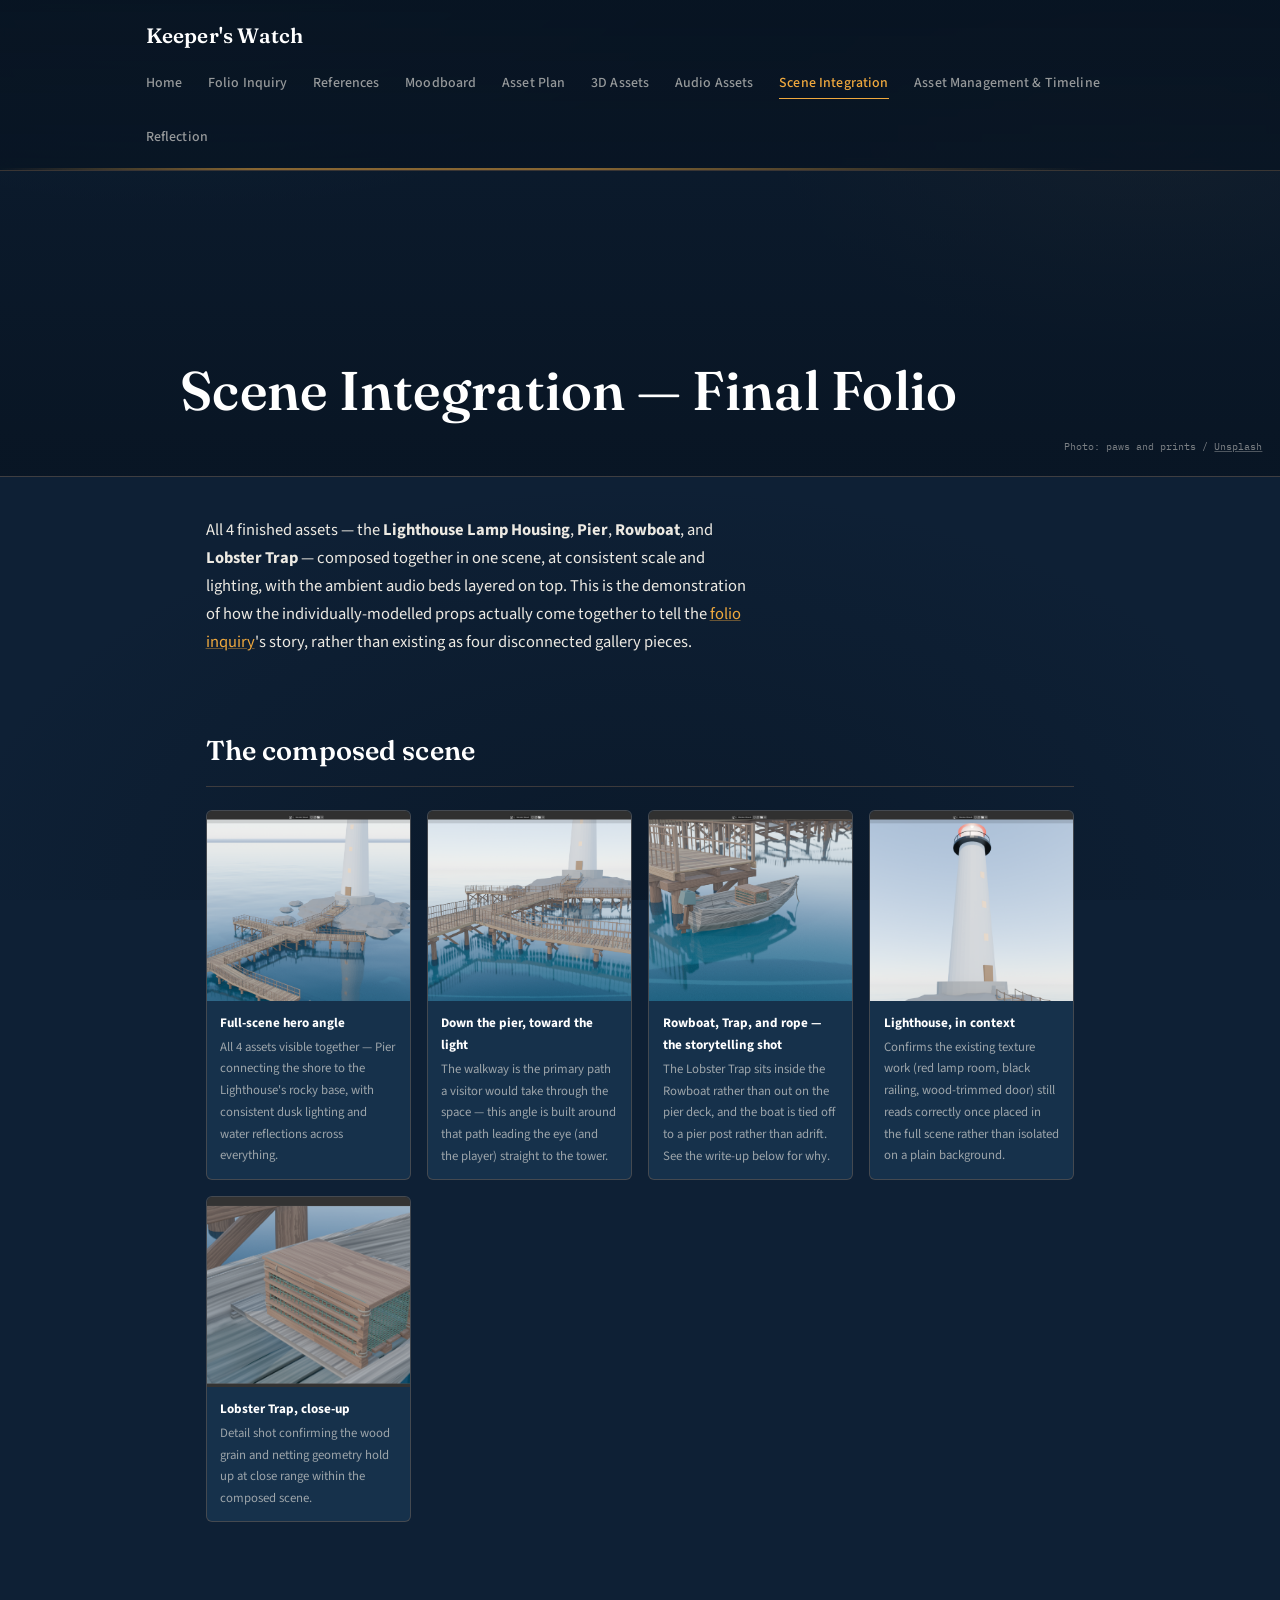
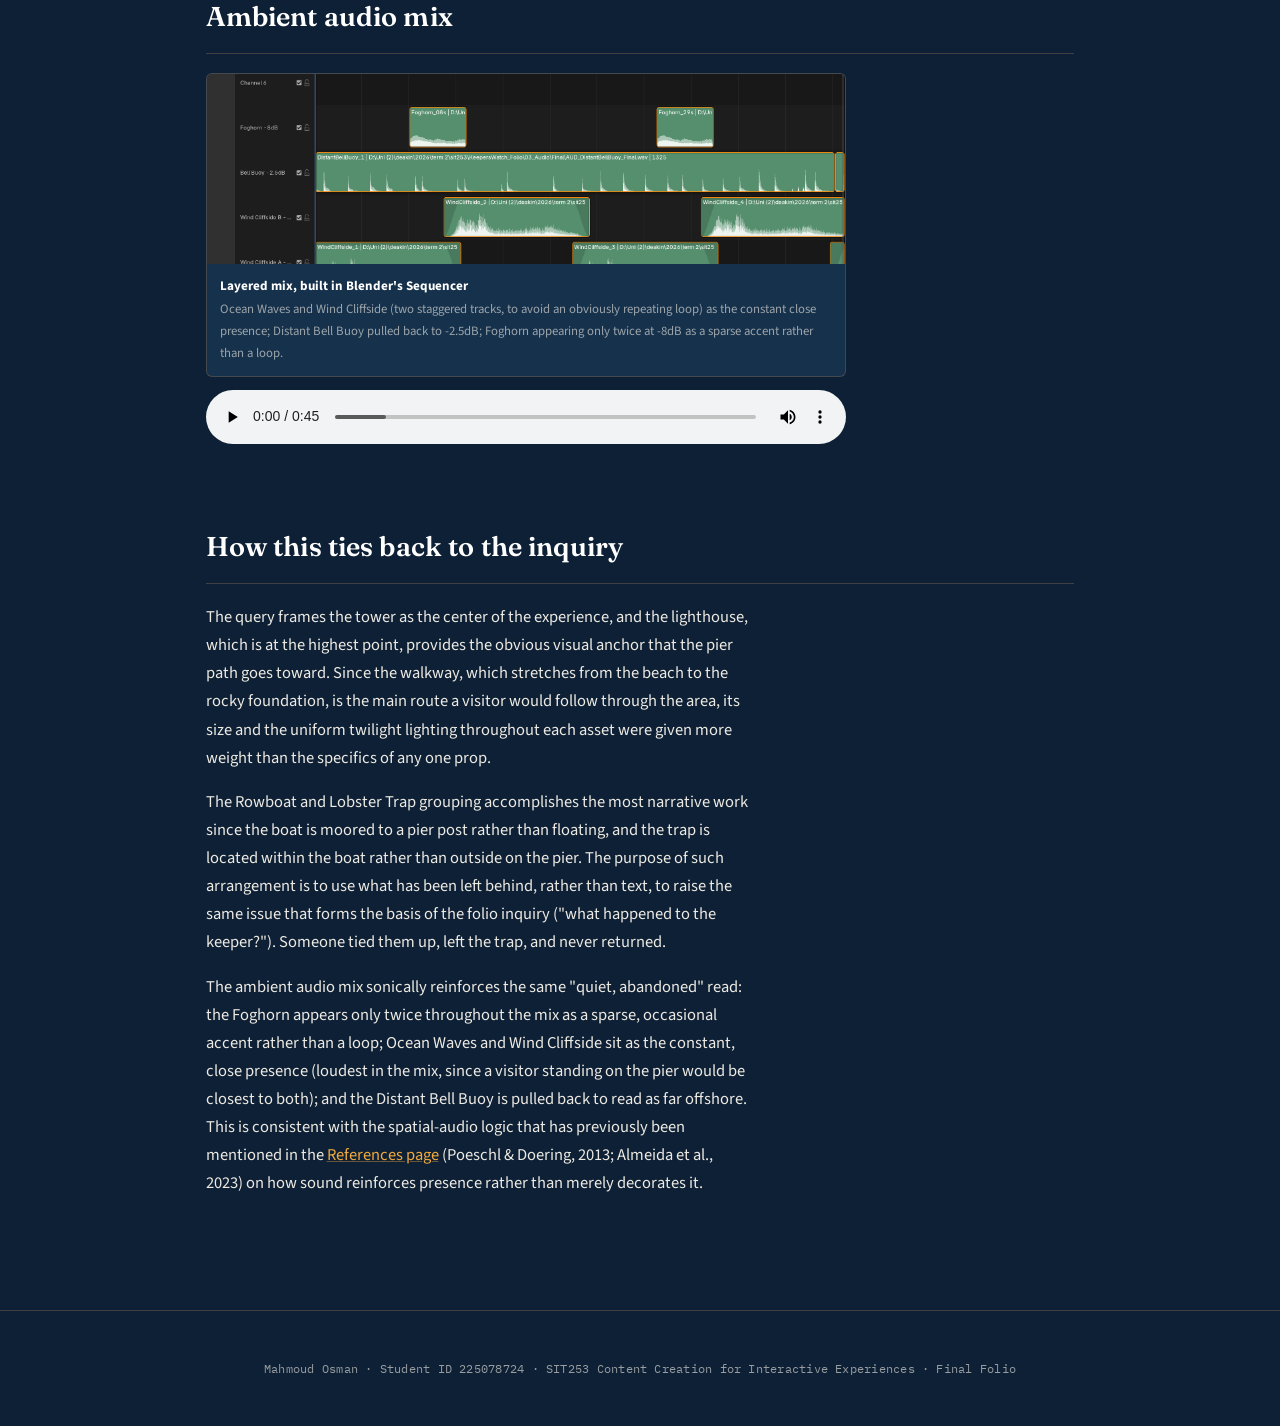
<file: scene-integration.html>
<!DOCTYPE html>
<html lang="en">
<head>
<meta charset="UTF-8">
<meta name="viewport" content="width=device-width, initial-scale=1.0">
<title>Scene Integration — Keeper's Watch</title>
<link rel="preconnect" href="https://fonts.googleapis.com">
<link href="https://fonts.googleapis.com/css2?family=Fraunces:opsz,wght@9..144,460;9..144,560;9..144,650&family=Source+Sans+3:wght@400;500;600&family=IBM+Plex+Mono:wght@400;500;600&display=swap" rel="stylesheet">
<link rel="stylesheet" href="style.css?v=20260915">
</head>
<body>
<header class="site-header">
  <nav class="site-nav">
    <a class="brand" href="index.html">Keeper's Watch</a>
    <ul>
      <li><a href="index.html">Home</a></li>
      <li><a href="inquiry.html">Folio Inquiry</a></li>
      <li><a href="references.html">References</a></li>
      <li><a href="moodboard.html">Moodboard</a></li>
      <li><a href="asset-plan.html">Asset Plan</a></li>
      <li><a href="assets.html">3D Assets</a></li>
      <li><a href="audio.html">Audio Assets</a></li>
      <li><a class="current" href="scene-integration.html">Scene Integration</a></li>
      <li><a href="timeline.html">Asset Management &amp; Timeline</a></li>
      <li><a href="reflection.html">Reflection</a></li>
    </ul>
  </nav>
  <div class="beam-rule"></div>
</header>

<section class="photo-hero page" style="background-image:url('https://images.unsplash.com/photo-1767730794811-cdeb9c786f22?w=2200&q=80&fm=jpg&fit=crop');">
  <div class="inner"><h1>Scene Integration — Final Folio</h1></div>
  <p class="photo-credit">Photo: paws and prints / <a href="https://unsplash.com/photos/waves-crashing-against-weathered-posts-on-a-beach-9SLoQWoGScs" target="_blank" rel="noopener">Unsplash</a></p>
</section>

<main class="wrap">
  <p style="margin-top:2.4rem;">All 4 finished assets — the <strong>Lighthouse Lamp Housing</strong>, <strong>Pier</strong>, <strong>Rowboat</strong>, and <strong>Lobster Trap</strong> — composed together in one scene, at consistent scale and lighting, with the ambient audio beds layered on top. This is the demonstration of how the individually-modelled props actually come together to tell the <a href="inquiry.html">folio inquiry</a>'s story, rather than existing as four disconnected gallery pieces.</p>

  <h2>The composed scene</h2>
  <div class="moodboard-grid">
    <div class="moodboard-item">
      <img src="media/scene-integration/05_full_scene_hero.png" alt="Full scene: pier branching across the water toward the lit lighthouse on its rocky base">
      <div class="cap"><strong>Full-scene hero angle</strong>All 4 assets visible together — Pier connecting the shore to the Lighthouse's rocky base, with consistent dusk lighting and water reflections across everything.</div>
    </div>
    <div class="moodboard-item">
      <img src="media/scene-integration/02_pier_to_lighthouse.png" alt="View down the branching pier walkway toward the lighthouse">
      <div class="cap"><strong>Down the pier, toward the light</strong>The walkway is the primary path a visitor would take through the space — this angle is built around that path leading the eye (and the player) straight to the tower.</div>
    </div>
    <div class="moodboard-item">
      <img src="media/scene-integration/04_rowboat_trap_rope.png" alt="Rowboat beached under the pier, Lobster Trap resting inside it, mooring rope tied to a pier post">
      <div class="cap"><strong>Rowboat, Trap, and rope — the storytelling shot</strong>The Lobster Trap sits inside the Rowboat rather than out on the pier deck, and the boat is tied off to a pier post rather than adrift. See the write-up below for why.</div>
    </div>
    <div class="moodboard-item">
      <img src="media/scene-integration/03_lighthouse_closeup.png" alt="Close-up on the lighthouse tower within the composed scene">
      <div class="cap"><strong>Lighthouse, in context</strong>Confirms the existing texture work (red lamp room, black railing, wood-trimmed door) still reads correctly once placed in the full scene rather than isolated on a plain background.</div>
    </div>
    <div class="moodboard-item">
      <img src="media/scene-integration/01_lobstertrap_detail.png" alt="Close-up of the Lobster Trap resting on the pier deck">
      <div class="cap"><strong>Lobster Trap, close-up</strong>Detail shot confirming the wood grain and netting geometry hold up at close range within the composed scene.</div>
    </div>
  </div>

  <h2>Ambient audio mix</h2>
  <div class="moodboard-item" style="max-width:640px;">
    <img src="media/scene-integration/06_audio_mix_timeline.png" alt="Multi-track timeline showing Ocean Waves, two staggered Wind Cliffside tracks, Distant Bell Buoy, and sparse Foghorn blasts layered together">
    <div class="cap"><strong>Layered mix, built in Blender's Sequencer</strong>Ocean Waves and Wind Cliffside (two staggered tracks, to avoid an obviously repeating loop) as the constant close presence; Distant Bell Buoy pulled back to -2.5dB; Foghorn appearing only twice at -8dB as a sparse accent rather than a loop.</div>
  </div>
  <audio controls style="width:100%;max-width:640px;margin-top:0.8rem;">
    <source src="media/audio/AUD_SceneIntegration_AmbientMix_Final.wav" type="audio/wav">
    Your browser doesn't support inline audio playback — the file is at media/audio/AUD_SceneIntegration_AmbientMix_Final.wav.
  </audio>

  <h2>How this ties back to the inquiry</h2>
  <p>The query frames the tower as the center of the experience, and the lighthouse, which is at the highest point, provides the obvious visual anchor that the pier path goes toward. Since the walkway, which stretches from the beach to the rocky foundation, is the main route a visitor would follow through the area, its size and the uniform twilight lighting throughout each asset were given more weight than the specifics of any one prop.</p>
  <p>The Rowboat and Lobster Trap grouping accomplishes the most narrative work since the boat is moored to a pier post rather than floating, and the trap is located within the boat rather than outside on the pier. The purpose of such arrangement is to use what has been left behind, rather than text, to raise the same issue that forms the basis of the folio inquiry ("what happened to the keeper?"). Someone tied them up, left the trap, and never returned.</p>
  <p>The ambient audio mix sonically reinforces the same "quiet, abandoned" read: the Foghorn appears only twice throughout the mix as a sparse, occasional accent rather than a loop; Ocean Waves and Wind Cliffside sit as the constant, close presence (loudest in the mix, since a visitor standing on the pier would be closest to both); and the Distant Bell Buoy is pulled back to read as far offshore. This is consistent with the spatial-audio logic that has previously been mentioned in the <a href="references.html">References page</a> (Poeschl &amp; Doering, 2013; Almeida et al., 2023) on how sound reinforces presence rather than merely decorates it.</p>
</main>

<footer class="site-footer">
  Mahmoud Osman · Student ID 225078724 · SIT253 Content Creation for Interactive Experiences · Final Folio
</footer>
</body>
</html>
</file>
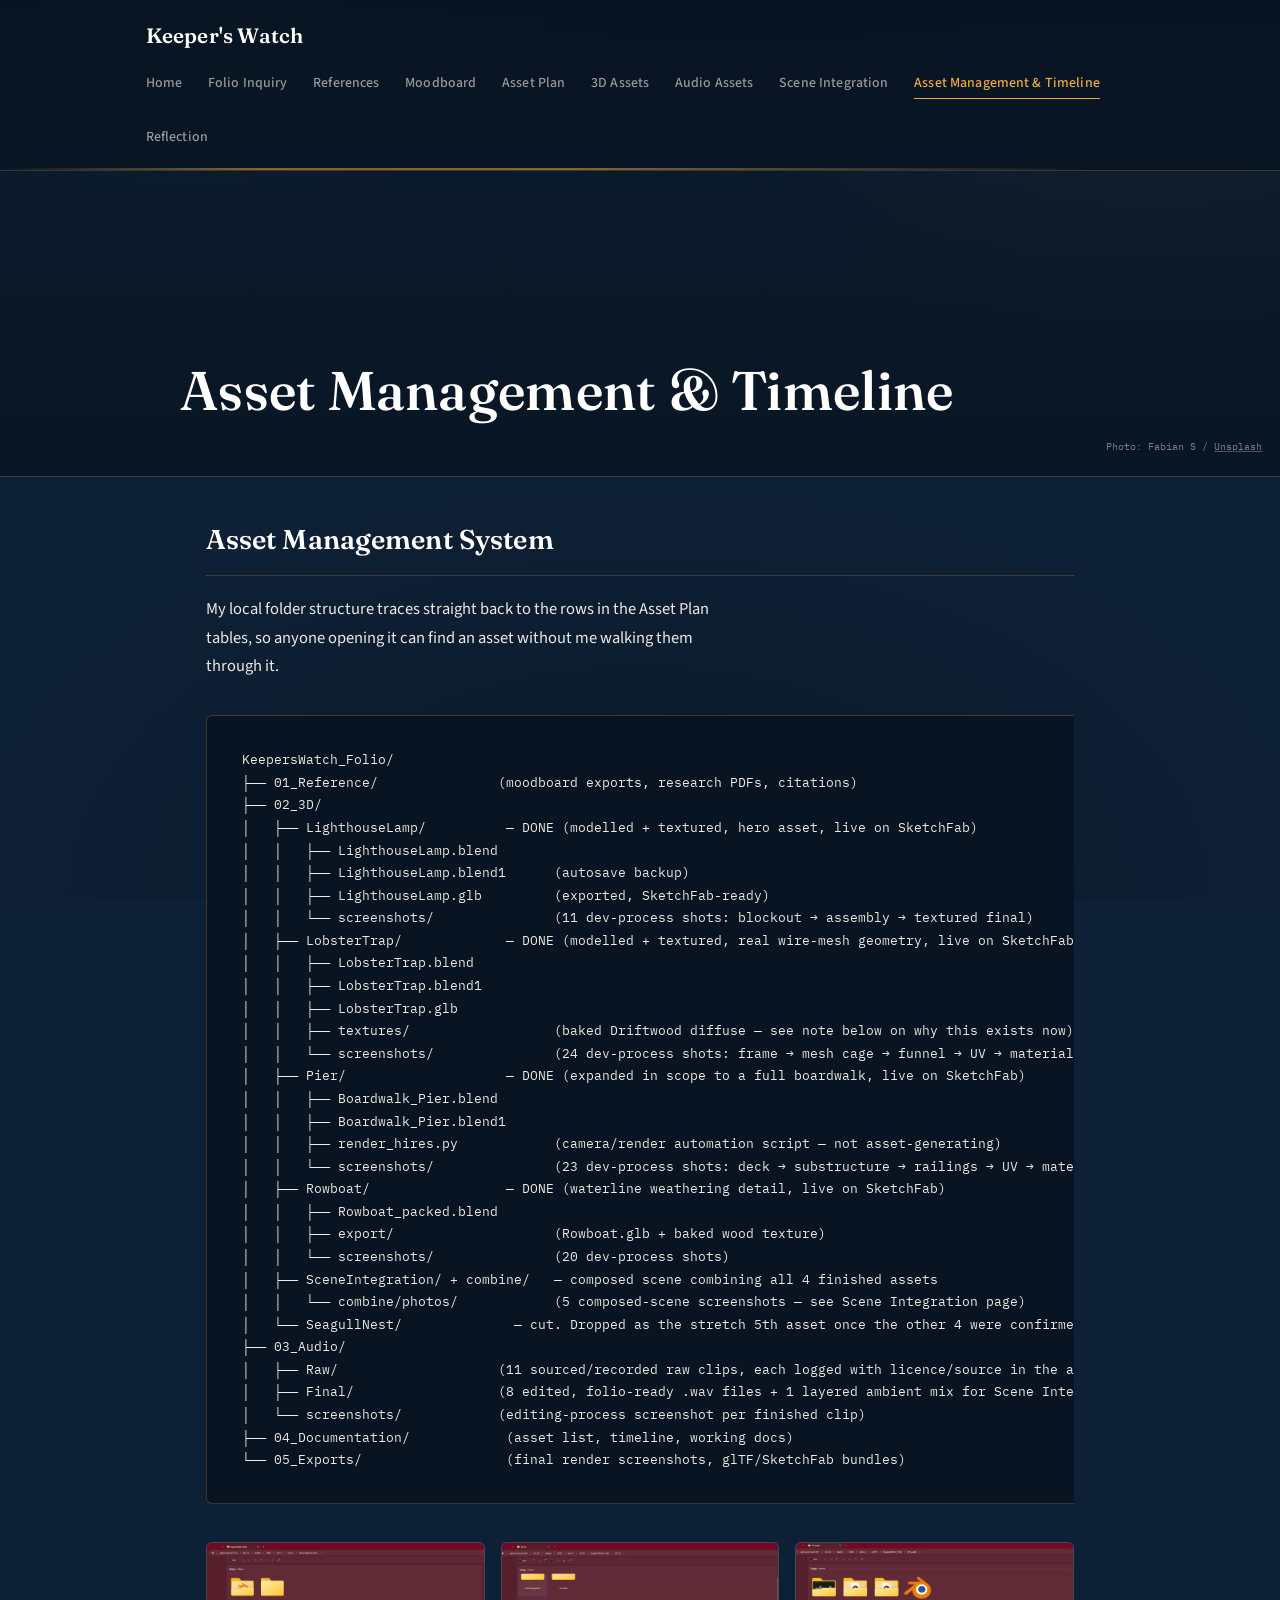
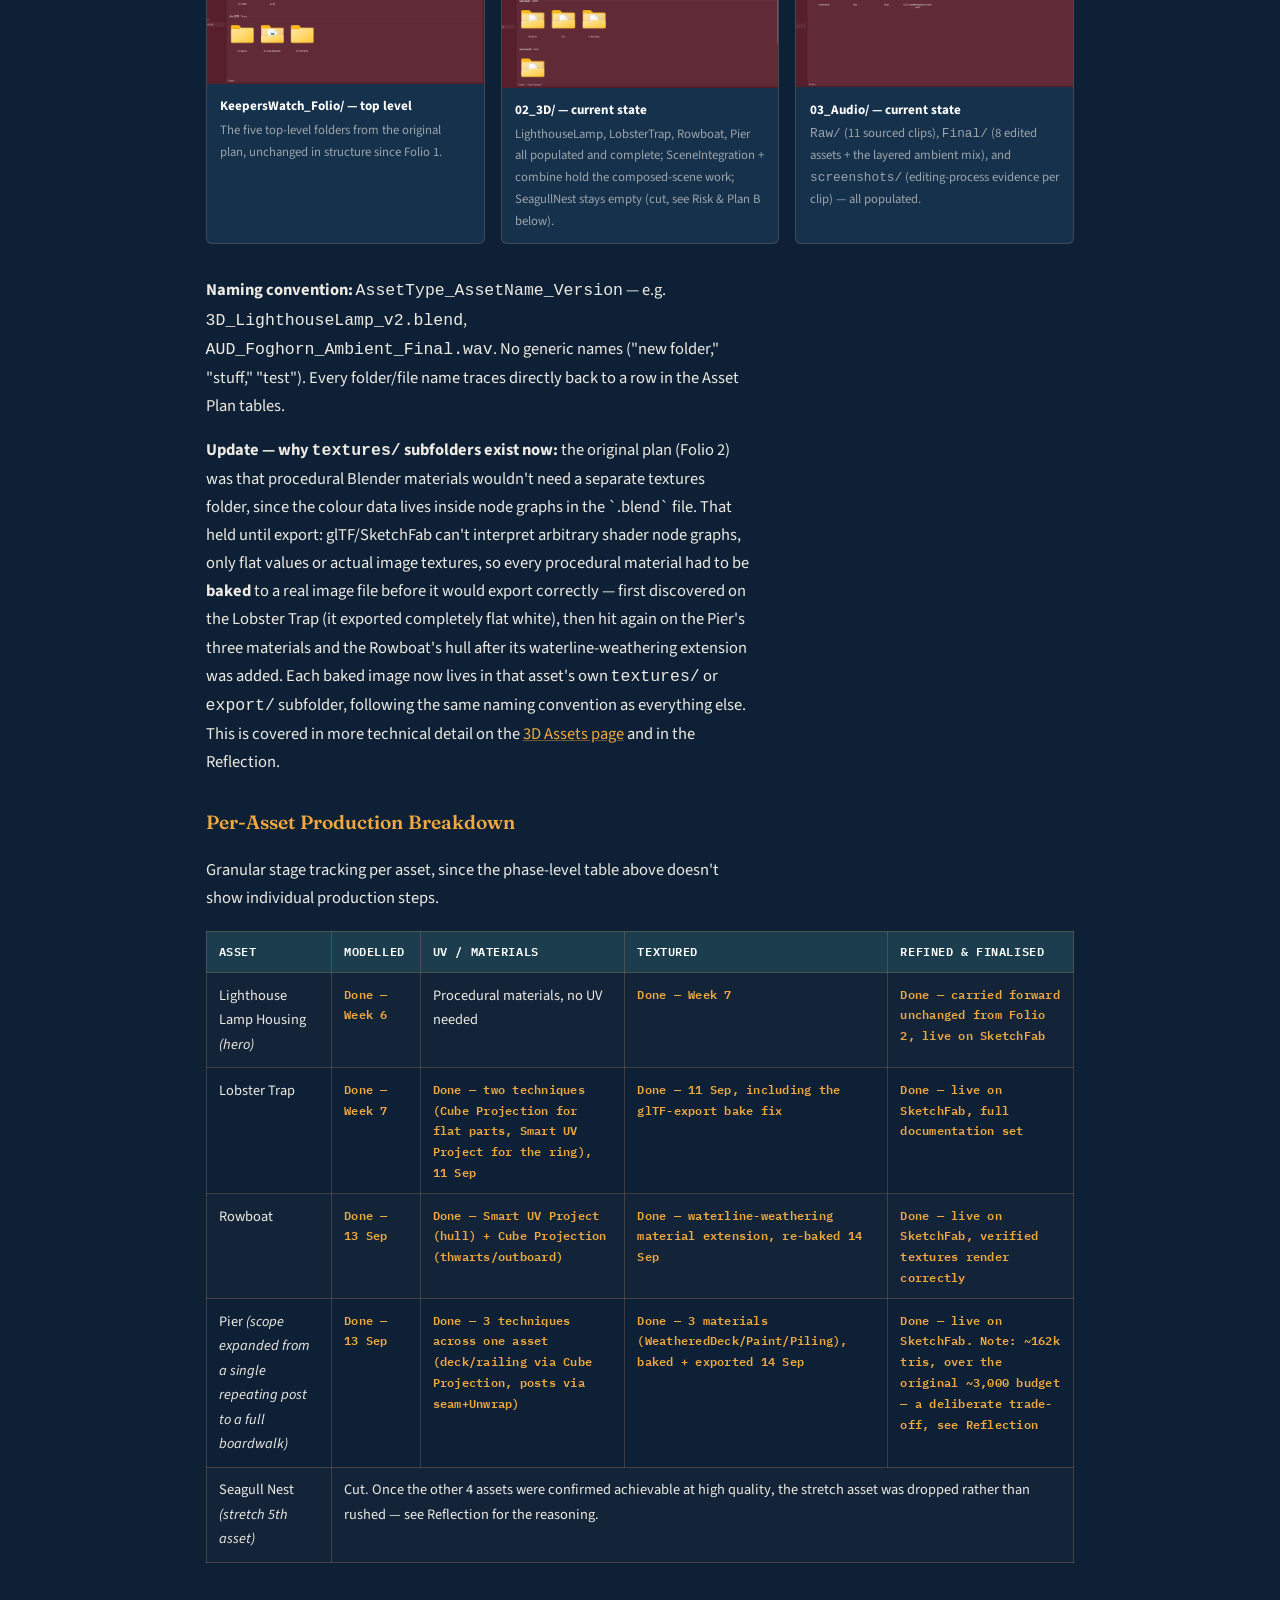
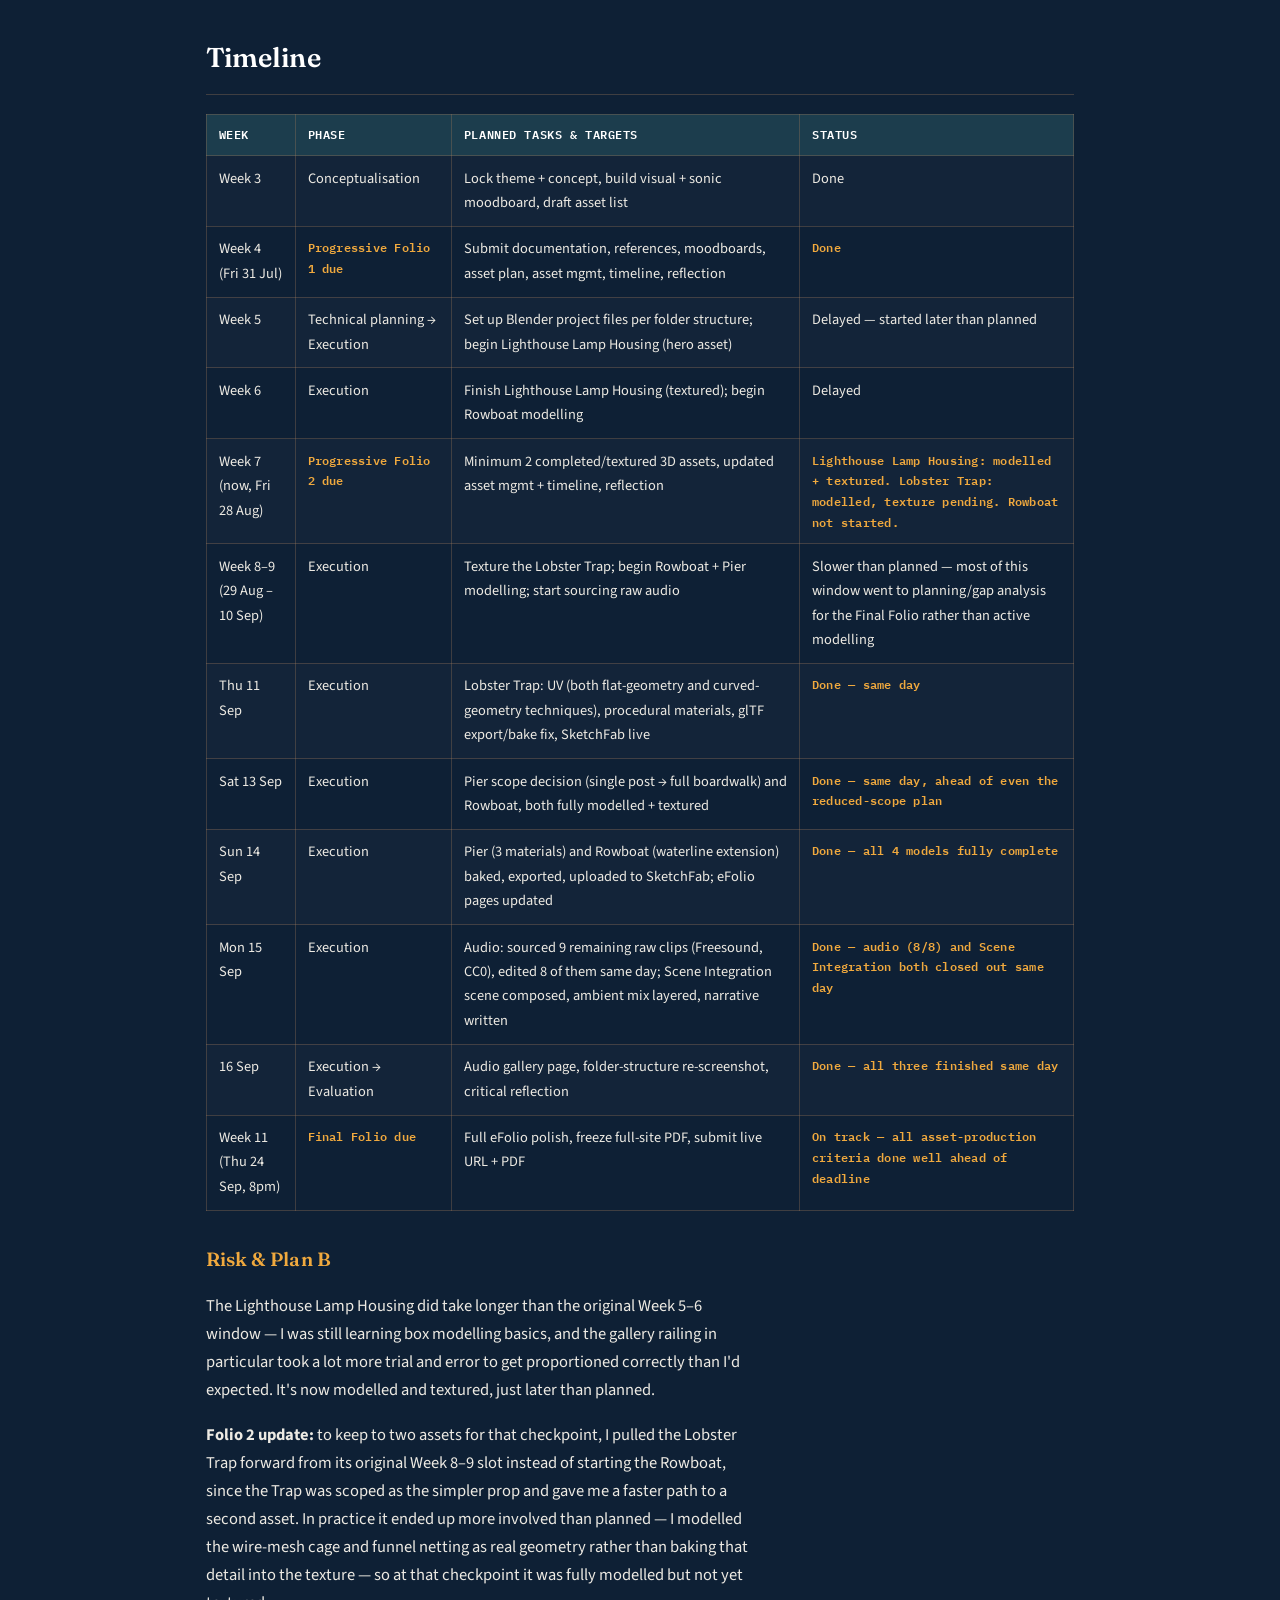
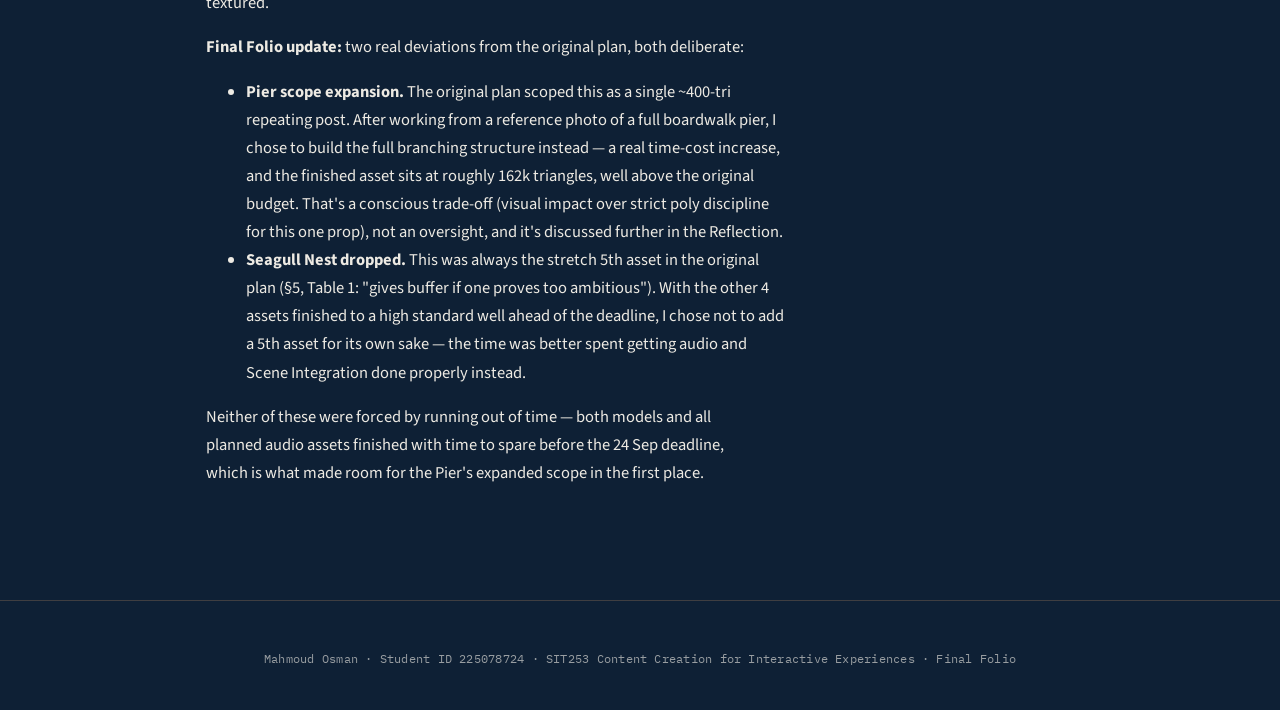
<file: timeline.html>
<!DOCTYPE html>
<html lang="en">
<head>
<meta charset="UTF-8">
<meta name="viewport" content="width=device-width, initial-scale=1.0">
<title>Asset Management &amp; Timeline — Keeper's Watch</title>
<link rel="preconnect" href="https://fonts.googleapis.com">
<link href="https://fonts.googleapis.com/css2?family=Fraunces:opsz,wght@9..144,460;9..144,560;9..144,650&family=Source+Sans+3:wght@400;500;600&family=IBM+Plex+Mono:wght@400;500;600&display=swap" rel="stylesheet">
<link rel="stylesheet" href="style.css?v=20260915">
</head>
<body>
<header class="site-header">
  <nav class="site-nav">
    <a class="brand" href="index.html">Keeper's Watch</a>
    <ul>
      <li><a href="index.html">Home</a></li>
      <li><a href="inquiry.html">Folio Inquiry</a></li>
      <li><a href="references.html">References</a></li>
      <li><a href="moodboard.html">Moodboard</a></li>
      <li><a href="asset-plan.html">Asset Plan</a></li>
      <li><a href="assets.html">3D Assets</a></li>
      <li><a href="audio.html">Audio Assets</a></li>
      <li><a href="scene-integration.html">Scene Integration</a></li>
      <li><a class="current" href="timeline.html">Asset Management &amp; Timeline</a></li>
      <li><a href="reflection.html">Reflection</a></li>
    </ul>
  </nav>
  <div class="beam-rule"></div>
</header>

<section class="photo-hero page" style="background-image:url('https://images.unsplash.com/photo-1778701151677-d01a0a862a83?w=2200&q=80&fm=jpg&fit=crop');">
  <div class="inner"><h1>Asset Management &amp; Timeline</h1></div>
  <p class="photo-credit">Photo: Fabian S / <a href="https://unsplash.com/photos/a-foggy-day-at-the-beach-with-a-lighthouse-on-a-hill-in-the-distance-ZyS9UROhrjE" target="_blank" rel="noopener">Unsplash</a></p>
</section>

<main class="wrap">
  <h2 style="margin-top:2.4rem;">Asset Management System</h2>
  <p>My local folder structure traces straight back to the rows in the Asset Plan tables, so anyone opening it can find an asset without me walking them through it.</p>

  <div class="tree-wrap">
  <pre class="tree">KeepersWatch_Folio/
├── 01_Reference/               (moodboard exports, research PDFs, citations)
├── 02_3D/
│   ├── LighthouseLamp/          — DONE (modelled + textured, hero asset, live on SketchFab)
│   │   ├── LighthouseLamp.blend
│   │   ├── LighthouseLamp.blend1      (autosave backup)
│   │   ├── LighthouseLamp.glb         (exported, SketchFab-ready)
│   │   └── screenshots/               (11 dev-process shots: blockout → assembly → textured final)
│   ├── LobsterTrap/             — DONE (modelled + textured, real wire-mesh geometry, live on SketchFab)
│   │   ├── LobsterTrap.blend
│   │   ├── LobsterTrap.blend1
│   │   ├── LobsterTrap.glb
│   │   ├── textures/                  (baked Driftwood diffuse — see note below on why this exists now)
│   │   └── screenshots/               (24 dev-process shots: frame → mesh cage → funnel → UV → materials → export fix)
│   ├── Pier/                    — DONE (expanded in scope to a full boardwalk, live on SketchFab)
│   │   ├── Boardwalk_Pier.blend
│   │   ├── Boardwalk_Pier.blend1
│   │   ├── render_hires.py            (camera/render automation script — not asset-generating)
│   │   └── screenshots/               (23 dev-process shots: deck → substructure → railings → UV → materials → final)
│   ├── Rowboat/                 — DONE (waterline weathering detail, live on SketchFab)
│   │   ├── Rowboat_packed.blend
│   │   ├── export/                    (Rowboat.glb + baked wood texture)
│   │   └── screenshots/               (20 dev-process shots)
│   ├── SceneIntegration/ + combine/   — composed scene combining all 4 finished assets
│   │   └── combine/photos/            (5 composed-scene screenshots — see Scene Integration page)
│   └── SeagullNest/              — cut. Dropped as the stretch 5th asset once the other 4 were confirmed feasible; see Reflection for the reasoning.
├── 03_Audio/
│   ├── Raw/                    (11 sourced/recorded raw clips, each logged with licence/source in the asset inventory)
│   ├── Final/                  (8 edited, folio-ready .wav files + 1 layered ambient mix for Scene Integration)
│   └── screenshots/            (editing-process screenshot per finished clip)
├── 04_Documentation/            (asset list, timeline, working docs)
└── 05_Exports/                  (final render screenshots, glTF/SketchFab bundles)</pre>
  </div>

  <div class="moodboard-grid" style="margin-top:1.2rem;">
    <div class="moodboard-item">
      <img src="folder-structure-root.png" alt="Screenshot of the KeepersWatch_Folio root folder in Windows Explorer" style="height:auto;">
      <div class="cap"><strong>KeepersWatch_Folio/ — top level</strong>The five top-level folders from the original plan, unchanged in structure since Folio 1.</div>
    </div>
    <div class="moodboard-item">
      <img src="folder-structure-3d.png" alt="Screenshot of the 02_3D folder in Windows Explorer, showing all current asset subfolders including Pier, Rowboat, SceneIntegration and combine" style="height:auto;">
      <div class="cap"><strong>02_3D/ — current state</strong>LighthouseLamp, LobsterTrap, Rowboat, Pier all populated and complete; SceneIntegration + combine hold the composed-scene work; SeagullNest stays empty (cut, see Risk &amp; Plan B below).</div>
    </div>
    <div class="moodboard-item">
      <img src="folder-structure-audio.png" alt="Screenshot of the 03_Audio folder in Windows Explorer, showing Raw, Final, screenshots subfolders and the Scene Integration ambient mix project file" style="height:auto;">
      <div class="cap"><strong>03_Audio/ — current state</strong><code>Raw/</code> (11 sourced clips), <code>Final/</code> (8 edited assets + the layered ambient mix), and <code>screenshots/</code> (editing-process evidence per clip) — all populated.</div>
    </div>
  </div>

  <p><strong>Naming convention:</strong> <code>AssetType_AssetName_Version</code> — e.g. <code>3D_LighthouseLamp_v2.blend</code>, <code>AUD_Foghorn_Ambient_Final.wav</code>. No generic names ("new folder," "stuff," "test"). Every folder/file name traces directly back to a row in the Asset Plan tables.</p>

  <p><strong>Update — why <code>textures/</code> subfolders exist now:</strong> the original plan (Folio 2) was that procedural Blender materials wouldn't need a separate textures folder, since the colour data lives inside node graphs in the `.blend` file. That held until export: glTF/SketchFab can't interpret arbitrary shader node graphs, only flat values or actual image textures, so every procedural material had to be <strong>baked</strong> to a real image file before it would export correctly — first discovered on the Lobster Trap (it exported completely flat white), then hit again on the Pier's three materials and the Rowboat's hull after its waterline-weathering extension was added. Each baked image now lives in that asset's own <code>textures/</code> or <code>export/</code> subfolder, following the same naming convention as everything else. This is covered in more technical detail on the <a href="assets.html">3D Assets page</a> and in the Reflection.</p>

  <h3>Per-Asset Production Breakdown</h3>
  <p>Granular stage tracking per asset, since the phase-level table above doesn't show individual production steps.</p>
  <table>
    <tr><th>Asset</th><th>Modelled</th><th>UV / Materials</th><th>Textured</th><th>Refined &amp; finalised</th></tr>
    <tr><td>Lighthouse Lamp Housing <em>(hero)</em></td><td class="status-due">Done — Week 6</td><td>Procedural materials, no UV needed</td><td class="status-due">Done — Week 7</td><td class="status-due">Done — carried forward unchanged from Folio 2, live on SketchFab</td></tr>
    <tr><td>Lobster Trap</td><td class="status-due">Done — Week 7</td><td class="status-due">Done — two techniques (Cube Projection for flat parts, Smart UV Project for the ring), 11 Sep</td><td class="status-due">Done — 11 Sep, including the glTF-export bake fix</td><td class="status-due">Done — live on SketchFab, full documentation set</td></tr>
    <tr><td>Rowboat</td><td class="status-due">Done — 13 Sep</td><td class="status-due">Done — Smart UV Project (hull) + Cube Projection (thwarts/outboard)</td><td class="status-due">Done — waterline-weathering material extension, re-baked 14 Sep</td><td class="status-due">Done — live on SketchFab, verified textures render correctly</td></tr>
    <tr><td>Pier <em>(scope expanded from a single repeating post to a full boardwalk)</em></td><td class="status-due">Done — 13 Sep</td><td class="status-due">Done — 3 techniques across one asset (deck/railing via Cube Projection, posts via seam+Unwrap)</td><td class="status-due">Done — 3 materials (WeatheredDeck/Paint/Piling), baked + exported 14 Sep</td><td class="status-due">Done — live on SketchFab. Note: ~162k tris, over the original ~3,000 budget — a deliberate trade-off, see Reflection</td></tr>
    <tr><td>Seagull Nest <em>(stretch 5th asset)</em></td><td colspan="4">Cut. Once the other 4 assets were confirmed achievable at high quality, the stretch asset was dropped rather than rushed — see Reflection for the reasoning.</td></tr>
  </table>


  <h2>Timeline</h2>
  <table>
    <tr><th>Week</th><th>Phase</th><th>Planned tasks &amp; targets</th><th>Status</th></tr>
    <tr><td>Week 3</td><td>Conceptualisation</td><td>Lock theme + concept, build visual + sonic moodboard, draft asset list</td><td>Done</td></tr>
    <tr><td>Week 4 (Fri 31 Jul)</td><td class="status-due">Progressive Folio 1 due</td><td>Submit documentation, references, moodboards, asset plan, asset mgmt, timeline, reflection</td><td class="status-due">Done</td></tr>
    <tr><td>Week 5</td><td>Technical planning → Execution</td><td>Set up Blender project files per folder structure; begin Lighthouse Lamp Housing (hero asset)</td><td>Delayed — started later than planned</td></tr>
    <tr><td>Week 6</td><td>Execution</td><td>Finish Lighthouse Lamp Housing (textured); begin Rowboat modelling</td><td>Delayed</td></tr>
    <tr><td>Week 7 (now, Fri 28 Aug)</td><td class="status-due">Progressive Folio 2 due</td><td>Minimum 2 completed/textured 3D assets, updated asset mgmt + timeline, reflection</td><td class="status-due">Lighthouse Lamp Housing: modelled + textured. Lobster Trap: modelled, texture pending. Rowboat not started.</td></tr>
    <tr><td>Week 8–9 (29 Aug – 10 Sep)</td><td>Execution</td><td>Texture the Lobster Trap; begin Rowboat + Pier modelling; start sourcing raw audio</td><td>Slower than planned — most of this window went to planning/gap analysis for the Final Folio rather than active modelling</td></tr>
    <tr><td>Thu 11 Sep</td><td>Execution</td><td>Lobster Trap: UV (both flat-geometry and curved-geometry techniques), procedural materials, glTF export/bake fix, SketchFab live</td><td class="status-due">Done — same day</td></tr>
    <tr><td>Sat 13 Sep</td><td>Execution</td><td>Pier scope decision (single post → full boardwalk) and Rowboat, both fully modelled + textured</td><td class="status-due">Done — same day, ahead of even the reduced-scope plan</td></tr>
    <tr><td>Sun 14 Sep</td><td>Execution</td><td>Pier (3 materials) and Rowboat (waterline extension) baked, exported, uploaded to SketchFab; eFolio pages updated</td><td class="status-due">Done — all 4 models fully complete</td></tr>
    <tr><td>Mon 15 Sep</td><td>Execution</td><td>Audio: sourced 9 remaining raw clips (Freesound, CC0), edited 8 of them same day; Scene Integration scene composed, ambient mix layered, narrative written</td><td class="status-due">Done — audio (8/8) and Scene Integration both closed out same day</td></tr>
    <tr><td>16 Sep</td><td>Execution → Evaluation</td><td>Audio gallery page, folder-structure re-screenshot, critical reflection</td><td class="status-due">Done — all three finished same day</td></tr>
    <tr><td>Week 11 (Thu 24 Sep, 8pm)</td><td class="status-due">Final Folio due</td><td>Full eFolio polish, freeze full-site PDF, submit live URL + PDF</td><td class="status-due">On track — all asset-production criteria done well ahead of deadline</td></tr>
  </table>

  <h3>Risk &amp; Plan B</h3>
  <p>The Lighthouse Lamp Housing did take longer than the original Week 5–6 window — I was still learning box modelling basics, and the gallery railing in particular took a lot more trial and error to get proportioned correctly than I'd expected. It's now modelled and textured, just later than planned.</p>
  <p><strong>Folio 2 update:</strong> to keep to two assets for that checkpoint, I pulled the Lobster Trap forward from its original Week 8–9 slot instead of starting the Rowboat, since the Trap was scoped as the simpler prop and gave me a faster path to a second asset. In practice it ended up more involved than planned — I modelled the wire-mesh cage and funnel netting as real geometry rather than baking that detail into the texture — so at that checkpoint it was fully modelled but not yet textured.</p>
  <p><strong>Final Folio update:</strong> two real deviations from the original plan, both deliberate:</p>
  <ul>
    <li><strong>Pier scope expansion.</strong> The original plan scoped this as a single ~400-tri repeating post. After working from a reference photo of a full boardwalk pier, I chose to build the full branching structure instead — a real time-cost increase, and the finished asset sits at roughly 162k triangles, well above the original budget. That's a conscious trade-off (visual impact over strict poly discipline for this one prop), not an oversight, and it's discussed further in the Reflection.</li>
    <li><strong>Seagull Nest dropped.</strong> This was always the stretch 5th asset in the original plan (§5, Table 1: "gives buffer if one proves too ambitious"). With the other 4 assets finished to a high standard well ahead of the deadline, I chose not to add a 5th asset for its own sake — the time was better spent getting audio and Scene Integration done properly instead.</li>
  </ul>
  <p>Neither of these were forced by running out of time — both models and all planned audio assets finished with time to spare before the 24 Sep deadline, which is what made room for the Pier's expanded scope in the first place.</p>
</main>

<footer class="site-footer">
  Mahmoud Osman · Student ID 225078724 · SIT253 Content Creation for Interactive Experiences · Final Folio
</footer>
</body>
</html>
</file>
<file: style.css>
:root {
  --ground: #0E2035;
  --panel: #16314B;
  --panel-light: #1F3F5C;
  --ink: #081422;
  --teal: #4FA3A6;
  --teal-dim: rgba(79,163,166,0.22);
  --fog: #EDEAE3;
  --fog-dim: rgba(237,234,227,0.62);
  --amber: #F0A93E;
  --amber-soft: rgba(240,169,62,0.16);
  --brown: #A47C5A;
  --brown-line: rgba(164,124,90,0.32);

  --display: 'Fraunces', Georgia, serif;
  --body: 'Source Sans 3', -apple-system, Segoe UI, sans-serif;
  --mono: 'IBM Plex Mono', 'Courier New', monospace;
}

* { box-sizing: border-box; }

html { overflow-x: hidden; }

body {
  margin: 0;
  overflow-x: hidden;
  width: 100%;
  color: var(--fog);
  font-family: var(--body);
  font-size: 16.5px;
  line-height: 1.7;
  background-color: var(--ground);
  background-image:
    radial-gradient(ellipse 900px 500px at 15% -10%, rgba(79,163,166,0.14), transparent 60%),
    radial-gradient(ellipse 700px 400px at 90% 15%, rgba(240,169,62,0.06), transparent 55%),
    radial-gradient(ellipse 1000px 600px at 50% 100%, rgba(8,20,34,0.6), transparent 70%);
  background-attachment: fixed;
}

h1, h2, h3, h4 {
  font-family: var(--display);
  color: #fff;
  font-weight: 600;
  font-optical-sizing: auto;
  text-wrap: balance;
  letter-spacing: 0.005em;
}

h1 { font-size: clamp(2.4rem, 5vw, 3.4rem); margin: 0 0 0.25em; font-weight: 560; }
h2 {
  font-size: 1.7rem;
  margin-top: 2.6em;
  margin-bottom: 0.7em;
  padding-bottom: 0.5em;
  border-bottom: 1px solid var(--brown-line);
  display: flex; align-items: baseline; gap: 0.6em;
}
h3 { font-size: 1.2rem; color: var(--amber); font-weight: 600; margin: 1.6em 0 0.5em; }

p { max-width: 68ch; }
main.wrap p, main.wrap li { max-width: 68ch; }

a { color: var(--amber); text-decoration-color: rgba(240,169,62,0.4); }
a:hover { color: #fff; text-decoration-color: #fff; }

.wrap { max-width: 920px; margin: 0 auto; padding: 0 1.6rem 6rem; }

header.site-header {
  background: linear-gradient(180deg, rgba(8,20,34,0.96), rgba(8,20,34,0.88));
  backdrop-filter: blur(6px);
  position: sticky; top: 0; z-index: 10;
  border-bottom: 1px solid var(--brown-line);
}

.beam-rule {
  height: 2px;
  background: linear-gradient(90deg, transparent, var(--amber) 20%, var(--amber) 45%, transparent 85%);
  opacity: 0.55;
}

nav.site-nav {
  max-width: 1040px;
  margin: 0 auto;
  display: flex;
  align-items: baseline;
  justify-content: space-between;
  padding: 1.15rem 1.6rem;
  flex-wrap: wrap;
  gap: 0.6rem 1.6rem;
}

nav.site-nav .brand {
  font-family: var(--display);
  font-size: 1.3rem;
  font-weight: 600;
  color: #fff;
  text-decoration: none;
  white-space: nowrap;
  letter-spacing: 0.01em;
}
nav.site-nav .brand:hover { color: var(--amber); }

nav.site-nav ul {
  list-style: none;
  display: flex;
  align-items: baseline;
  gap: 1.6rem;
  margin: 0; padding: 0;
  flex-wrap: wrap;
  font-family: var(--body);
}

nav.site-nav a {
  position: relative;
  text-decoration: none;
  color: var(--fog-dim);
  font-size: 0.87rem;
  font-weight: 500;
  letter-spacing: 0.01em;
  padding-bottom: 0.3rem;
}
nav.site-nav a.current { color: var(--amber); }
nav.site-nav a.current::after {
  content: '';
  position: absolute; left: 0; right: 0; bottom: -0.05rem;
  height: 1px;
  background: var(--amber);
}
nav.site-nav a:hover { color: #fff; }

.photo-hero {
  position: relative;
  overflow: hidden;
  border-bottom: 1px solid var(--brown-line);
  background-size: cover;
  background-position: center;
}
.photo-hero::before {
  content: '';
  position: absolute; inset: 0;
  background: linear-gradient(180deg, rgba(8,20,34,0.5) 0%, rgba(8,20,34,0.86) 90%);
}
.photo-hero .inner { position: relative; z-index: 1; width: 100%; }

.photo-hero.home {
  min-height: 66vh;
  display: flex; align-items: center; justify-content: center;
  text-align: center;
  padding: 4rem 1.6rem;
}
.photo-hero.home .inner { max-width: 640px; }

.photo-hero.page {
  min-height: 34vh;
  display: flex; align-items: flex-end;
  padding: 3.2rem 1.6rem 2.4rem;
}
.photo-hero.page .inner { max-width: 920px; margin: 0 auto; }
.photo-hero.page h1 { margin: 0; }

.photo-credit {
  position: absolute; z-index: 2;
  right: 1.1rem; bottom: 0.65rem;
  font-family: var(--mono);
  font-size: 0.64rem;
  color: rgba(237,234,227,0.5);
}
.photo-credit a { color: inherit; text-decoration: underline; text-decoration-color: rgba(237,234,227,0.3); }
.photo-credit a:hover { color: var(--amber); }

.hero {
  position: relative;
  padding: 6rem 1.6rem 4rem;
  text-align: center;
  overflow: hidden;
  border-bottom: 1px solid var(--brown-line);
}

.hero .sweep {
  position: absolute;
  inset: -20% -10% auto -10%;
  height: 140%;
  background: conic-gradient(from 200deg at 50% 0%, transparent 0deg, rgba(240,169,62,0.16) 8deg, transparent 20deg, transparent 360deg);
  animation: sweep 14s linear infinite;
  pointer-events: none;
}
@keyframes sweep {
  from { transform: rotate(0deg); }
  to { transform: rotate(360deg); }
}
@media (prefers-reduced-motion: reduce) {
  .hero .sweep { animation: none; }
}

.hero .inner { position: relative; z-index: 1; }

.hero p.tagline {
  max-width: 600px;
  margin: 0 auto;
  color: var(--fog);
  font-size: 1.12rem;
}

.hero .meta {
  margin: 1.7rem auto 0;
  max-width: 460px;
  font-family: var(--mono);
  font-size: 0.74rem;
  color: var(--fog-dim);
  letter-spacing: 0.08em;
  text-transform: uppercase;
  text-align: center;
}

table {
  width: 100%;
  border-collapse: collapse;
  margin: 1.2rem 0 2rem;
  font-size: 0.9rem;
}

th, td {
  border: 1px solid var(--brown-line);
  padding: 0.65rem 0.75rem;
  text-align: left;
  vertical-align: top;
}

th {
  background: var(--teal-dim);
  color: #fff;
  font-family: var(--mono);
  font-size: 0.72rem;
  letter-spacing: 0.05em;
  text-transform: uppercase;
  font-weight: 600;
}

tr:nth-child(even) td { background: rgba(255,255,255,0.02); }
td:has(code), td.num { font-family: var(--mono); font-variant-numeric: tabular-nums; }

.callout {
  background: var(--teal-dim);
  border-left: 3px solid var(--teal);
  padding: 1rem 1.3rem;
  border-radius: 6px;
  margin: 1.4rem 0;
  font-size: 0.95rem;
}

.placeholder {
  background: var(--amber-soft);
  border: 1px dashed rgba(240,169,62,0.5);
  border-radius: 6px;
  padding: 1.5rem;
  text-align: center;
  color: var(--fog-dim);
  font-size: 0.88rem;
  margin: 1.2rem 0 2.2rem;
}

.moodboard-grid {
  display: grid;
  grid-template-columns: repeat(auto-fit, minmax(200px, 1fr));
  gap: 1rem;
  margin: 1.4rem 0 2rem;
}
.moodboard-item {
  border: 1px solid var(--brown-line);
  border-radius: 6px;
  overflow: hidden;
  background: var(--panel);
}
.moodboard-item img { display: block; width: 100%; height: 190px; object-fit: cover; }
.moodboard-item .cap {
  padding: 0.7rem 0.85rem;
  font-size: 0.8rem;
  color: var(--fog-dim);
}
.moodboard-item .cap strong { color: #fff; display: block; font-size: 0.82rem; margin-bottom: 0.15rem; }
.moodboard-item .cap a { font-size: 0.72rem; }

.swatches { display: flex; flex-wrap: wrap; gap: 1.1rem; margin: 1.6rem 0 2.2rem; }
.swatch { width: 140px; }
.swatch .chip { height: 68px; border-radius: 6px; margin-bottom: 0.5rem; border: 1px solid rgba(255,255,255,0.14); }
.swatch code { font-family: var(--mono); font-size: 0.74rem; color: var(--fog-dim); }
.swatch .label { font-size: 0.85rem; color: #fff; font-family: var(--body); }

.board {
  border: 1px solid var(--brown-line);
  border-radius: 10px;
  background: var(--panel);
  padding: 1.6rem 1.6rem 1.8rem;
  margin: 1.2rem 0 2.4rem;
}
.board-intro { font-size: 0.98rem; margin: 0 0 1.4rem; max-width: none; }
.board-collage {
  display: grid;
  grid-template-columns: repeat(auto-fit, minmax(190px, 1fr));
  gap: 1.1rem;
}
.board-tile {
  position: relative;
  border-radius: 4px;
  overflow: hidden;
  background: var(--ink);
  border: 6px solid #fff;
  box-shadow: 0 8px 20px rgba(0,0,0,0.35);
  transform: rotate(var(--tilt, 0deg));
  transition: transform 0.2s ease;
}
.board-tile:hover { transform: rotate(0deg) scale(1.03); z-index: 2; }
.board-tile img { display: block; width: 100%; height: 210px; object-fit: cover; }
.board-tile .tag {
  position: absolute; left: 0.5rem; bottom: 0.5rem;
  background: rgba(8,20,34,0.82);
  color: #fff;
  font-family: var(--mono);
  font-size: 0.66rem;
  letter-spacing: 0.03em;
  padding: 0.3rem 0.55rem;
  border-radius: 3px;
}
.board-tile.palette-tile {
  border: 6px solid #fff;
  display: flex;
}
.board-tile.palette-tile .chip-strip { display: flex; width: 100%; height: 210px; }
.board-tile.palette-tile .chip-strip > div { flex: 1; }
.board-tile.type-tile {
  border: 6px solid #fff;
  height: 210px;
  background: var(--fog);
  color: var(--ink);
  padding: 1rem 1.1rem;
  display: flex;
  flex-direction: column;
  justify-content: center;
  gap: 0.5rem;
}
.board-tile.type-tile .sample-display { font-family: var(--display); font-size: 1.8rem; line-height: 1.1; }
.board-tile.type-tile .sample-body { font-family: var(--body); font-size: 0.95rem; }
.board-tile.type-tile .sample-mono { font-family: var(--mono); font-size: 0.78rem; letter-spacing: 0.03em; }

.sonic-row {
  display: grid;
  grid-template-columns: 1fr 1fr;
  gap: 1rem;
  border: 1px solid var(--brown-line);
  border-left: 2px solid var(--teal);
  border-radius: 6px;
  padding: 1.1rem 1.3rem;
  margin-bottom: 1rem;
  align-items: center;
}
.sonic-row .visual { color: #fff; font-family: var(--display); font-size: 1.15rem; }
.sonic-row .cat { color: var(--amber); font-family: var(--mono); font-size: 0.7rem; text-transform: uppercase; letter-spacing: 0.07em; }

.tree-wrap { overflow-x: auto; }
pre.tree {
  background: var(--ink);
  border: 1px solid var(--brown-line);
  border-radius: 6px;
  padding: 2rem 2.2rem;
  margin: 1.2rem 0;
  width: max-content;
  min-width: 100%;
  font-family: var(--mono);
  font-size: 0.83rem;
  color: var(--fog);
  line-height: 1.7;
}

.status-due { color: var(--amber); font-weight: 600; font-family: var(--mono); font-size: 0.85em; letter-spacing: 0.02em; }

.sketchfab-wrap {
  position: relative;
  width: 100%;
  padding-top: 66%;
  border: 1px solid var(--brown-line);
  border-radius: 6px;
  overflow: hidden;
  margin: 1.2rem 0 0.4rem;
  background: var(--panel);
}
.sketchfab-wrap iframe { position: absolute; inset: 0; width: 100%; height: 100%; border: 0; }

.ref-list p { margin: 0 0 0.3em; padding-left: 1.7em; text-indent: -1.7em; font-size: 0.93rem; max-width: none; }
.ref-list p.ref-note {
  padding-left: 1.7em;
  text-indent: 0;
  margin: 0 0 1.4em;
  font-size: 0.86rem;
  color: var(--fog-dim);
  border-left: 2px solid var(--teal-dim);
  padding-left: 1rem;
  margin-left: 1.7em;
}

footer.site-footer {
  text-align: center;
  padding: 3rem 1.6rem;
  font-family: var(--mono);
  font-size: 0.72rem;
  letter-spacing: 0.02em;
  color: var(--fog-dim);
  border-top: 1px solid var(--brown-line);
}

@media (max-width: 640px) {
  nav.site-nav ul { gap: 0.8rem 1rem; }
  .hero { padding: 4rem 1.2rem 3rem; }
}
</file>
